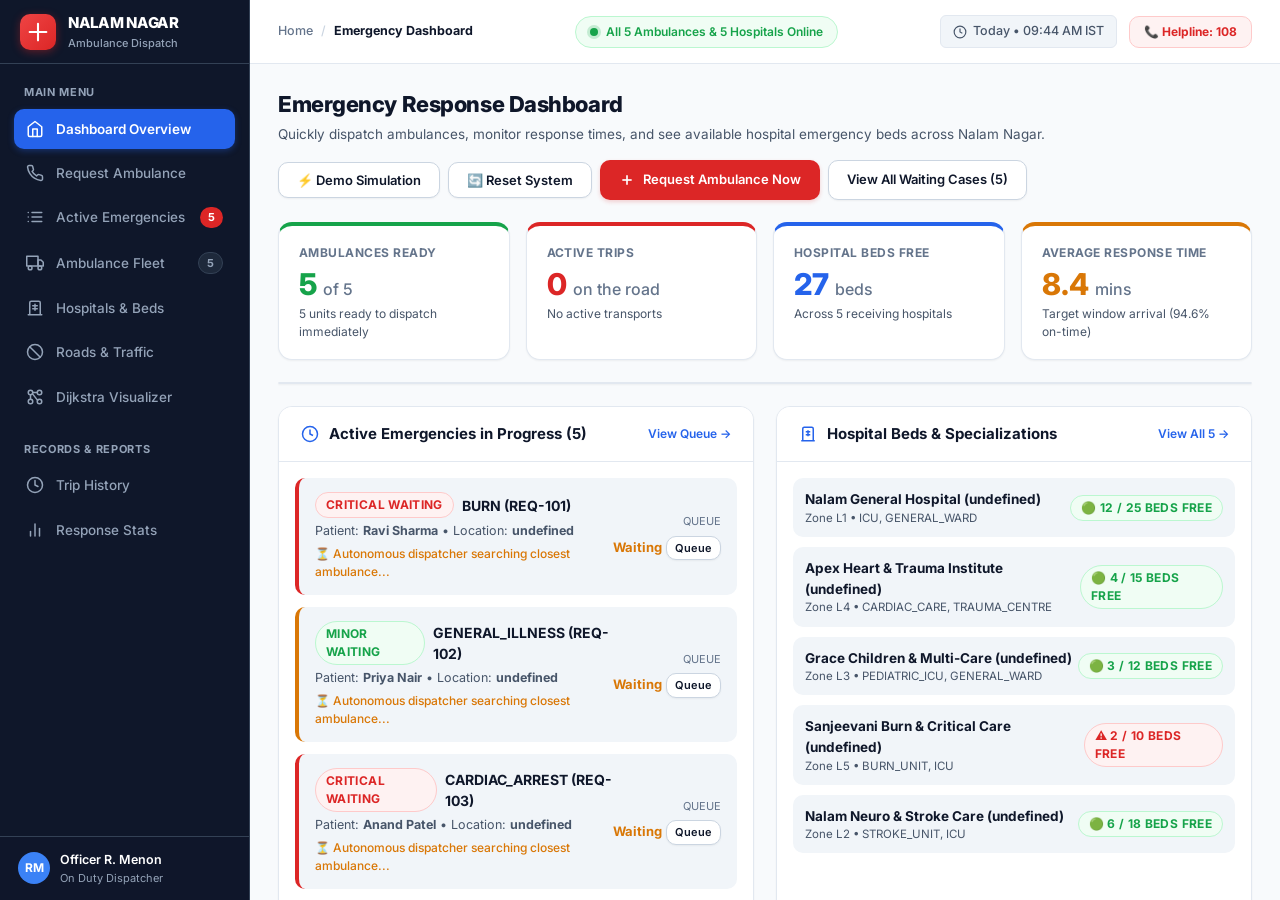
<file: index.html>
<!DOCTYPE html>
<html lang="en">
<head>
  <meta charset="UTF-8">
  <meta http-equiv="refresh" content="0; url=frontend/index.html">
  <meta name="viewport" content="width=device-width, initial-scale=1.0">
  <title>Nalam Nagar Emergency Dispatch System</title>
  <script>
    window.location.replace("frontend/index.html");
  </script>
</head>
<body style="font-family: system-ui, sans-serif; display: flex; align-items: center; justify-content: center; height: 100vh; margin: 0; background: #0f172a; color: #f8fafc;">
  <div style="text-align: center;">
    <h2>Redirecting to Nalam Nagar Emergency Dispatch...</h2>
    <p>If you are not redirected automatically, <a href="frontend/index.html" style="color: #38bdf8;">click here to enter</a>.</p>
  </div>
</body>
</html>
</file>
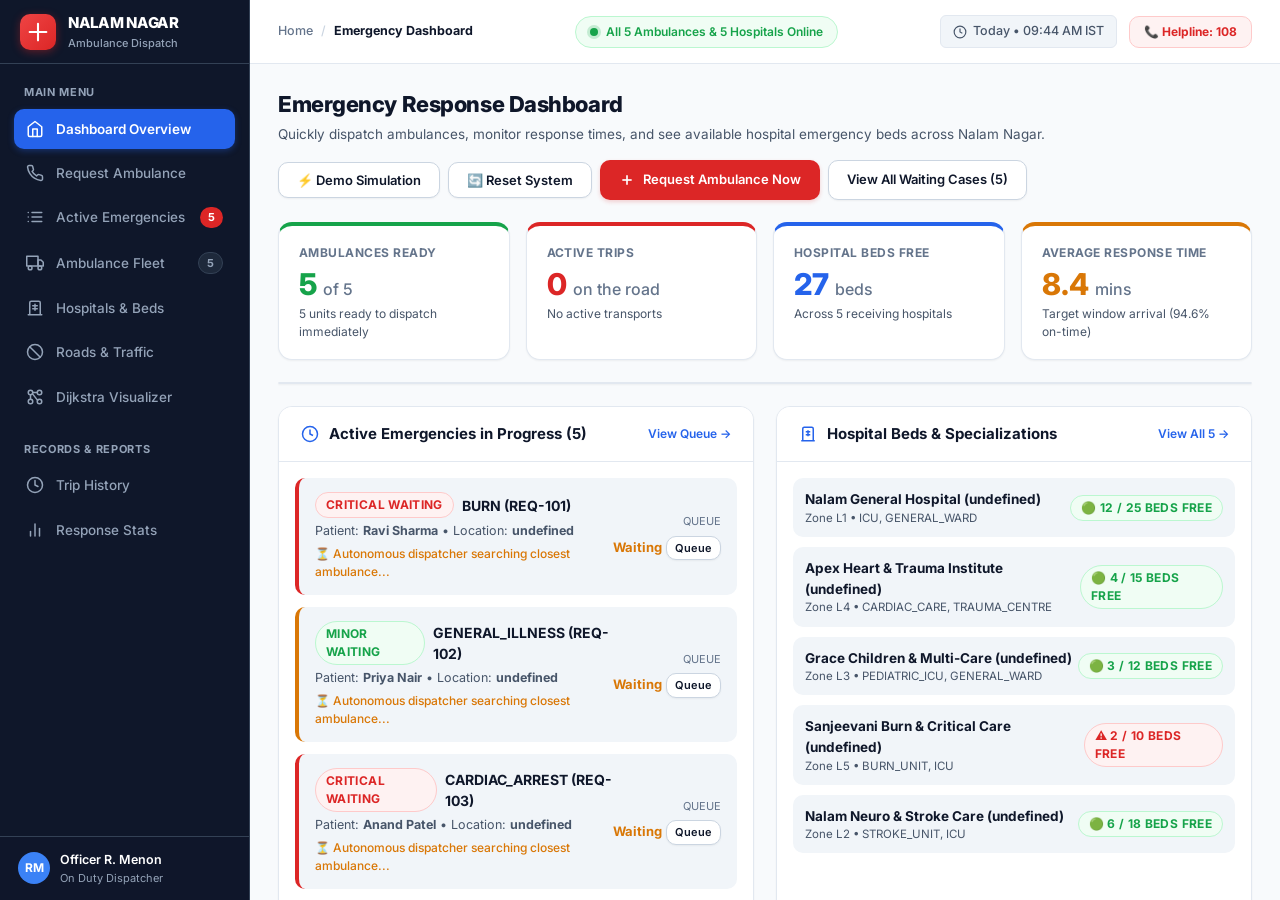
<file: frontend/index.html>
<!DOCTYPE html>
<html lang="en">
<head>
  <meta charset="UTF-8">
  <meta name="viewport" content="width=device-width, initial-scale=1.0">
  <title>Emergency Ambulance Operations | Nalam Nagar</title>
  <link rel="stylesheet" href="styles.css">
</head>
<body>

<div class="app-shell">

  <!-- Friendly Sidebar Navigation -->
  <aside class="sidebar">
    <div class="sidebar-header">
      <div class="brand-emblem">
        <svg viewBox="0 0 24 24" width="20" height="20" fill="none" stroke="currentColor" stroke-width="2.5" stroke-linecap="round" stroke-linejoin="round">
          <path d="M12 2v20M2 12h20"/>
        </svg>
      </div>
      <div class="brand-titles">
        <span class="brand-name">NALAM NAGAR</span>
        <span class="brand-sector">Ambulance Dispatch</span>
      </div>
    </div>

    <div class="sidebar-nav">
      <div>
        <p class="nav-label">Main Menu</p>
        <ul class="nav-list">
          <li>
            <a href="index.html" class="nav-link active">
              <svg viewBox="0 0 24 24" fill="none" stroke="currentColor" stroke-linecap="round" stroke-linejoin="round">
                <path d="M3 9l9-7 9 7v11a2 2 0 0 1-2 2H5a2 2 0 0 1-2-2z"/><polyline points="9 22 9 12 15 12 15 22"/>
              </svg>
              <span>Dashboard Overview</span>
            </a>
          </li>
          <li>
            <a href="intake.html" class="nav-link">
              <svg viewBox="0 0 24 24" fill="none" stroke="currentColor" stroke-linecap="round" stroke-linejoin="round">
                <path d="M22 16.92v3a2 2 0 0 1-2.18 2 19.79 19.79 0 0 1-8.63-3.07 19.5 19.5 0 0 1-6-6 19.79 19.79 0 0 1-3.07-8.67A2 2 0 0 1 4.11 2h3a2 2 0 0 1 2 1.72 12.84 12.84 0 0 0 .7 2.81 2 2 0 0 1-.45 2.11L8.09 9.91a16 16 0 0 0 6 6l1.27-1.27a2 2 0 0 1 2.11-.45 12.84 12.84 0 0 0 2.81.7A2 2 0 0 1 22 16.92z"/>
              </svg>
              <span>Request Ambulance</span>
            </a>
          </li>
          <li>
            <a href="queue.html" class="nav-link">
              <svg viewBox="0 0 24 24" fill="none" stroke="currentColor" stroke-linecap="round" stroke-linejoin="round">
                <line x1="8" y1="6" x2="21" y2="6"/><line x1="8" y1="12" x2="21" y2="12"/><line x1="8" y1="18" x2="21" y2="18"/><line x1="3" y1="6" x2="3.01" y2="6"/><line x1="3" y1="12" x2="3.01" y2="12"/><line x1="3" y1="18" x2="3.01" y2="18"/>
              </svg>
              <span>Active Emergencies</span>
              <span class="nav-badge critical">14</span>
            </a>
          </li>
          <li>
            <a href="fleet.html" class="nav-link">
              <svg viewBox="0 0 24 24" fill="none" stroke="currentColor" stroke-linecap="round" stroke-linejoin="round">
                <rect x="1" y="3" width="15" height="13"/><polygon points="16 8 20 8 23 11 23 16 16 16 16 8"/><circle cx="5.5" cy="18.5" r="2.5"/><circle cx="18.5" cy="18.5" r="2.5"/>
              </svg>
              <span>Ambulance Fleet</span>
              <span class="nav-badge neutral">5</span>
            </a>
          </li>
          <li>
            <a href="hospitals.html" class="nav-link">
              <svg viewBox="0 0 24 24" fill="none" stroke="currentColor" stroke-linecap="round" stroke-linejoin="round">
                <path d="M3 21h18M5 21V5a2 2 0 0 1 2-2h10a2 2 0 0 1 2 2v16M9 9h6M9 13h6M12 7v8"/>
              </svg>
              <span>Hospitals & Beds</span>
            </a>
          </li>
          <li>
            <a href="traffic.html" class="nav-link">
              <svg viewBox="0 0 24 24" fill="none" stroke="currentColor" stroke-linecap="round" stroke-linejoin="round">
                <circle cx="12" cy="12" r="10"/><line x1="4.93" y1="4.93" x2="19.07" y2="19.07"/>
              </svg>
              <span>Roads & Traffic</span>
            </a>
          </li>
          <li>
            <a href="dijkstra.html" class="nav-link">
              <svg viewBox="0 0 24 24" fill="none" stroke="currentColor" stroke-width="2" stroke-linecap="round" stroke-linejoin="round">
                <circle cx="6" cy="6" r="3"/><circle cx="18" cy="18" r="3"/><circle cx="18" cy="6" r="3"/><circle cx="6" cy="18" r="3"/>
                <line x1="8.5" y1="7.5" x2="15.5" y2="16.5"/><line x1="9" y1="6" x2="15" y2="6"/><line x1="6" y1="9" x2="6" y2="15"/>
              </svg>
              <span>Dijkstra Visualizer</span>
            </a>
          </li>
        </ul>
      </div>

      <div>
        <p class="nav-label">Records & Reports</p>
        <ul class="nav-list">
          <li>
            <a href="history.html" class="nav-link">
              <svg viewBox="0 0 24 24" fill="none" stroke="currentColor" stroke-linecap="round" stroke-linejoin="round">
                <circle cx="12" cy="12" r="10"/><polyline points="12 6 12 12 16 14"/>
              </svg>
              <span>Trip History</span>
            </a>
          </li>
          <li>
            <a href="analytics.html" class="nav-link">
              <svg viewBox="0 0 24 24" fill="none" stroke="currentColor" stroke-linecap="round" stroke-linejoin="round">
                <line x1="18" y1="20" x2="18" y2="10"/><line x1="12" y1="20" x2="12" y2="4"/><line x1="6" y1="20" x2="6" y2="14"/>
              </svg>
              <span>Response Stats</span>
            </a>
          </li>
        </ul>
      </div>
    </div>

    <div class="sidebar-footer">
      <div class="operator-badge">RM</div>
      <div class="operator-meta">
        <span class="operator-name">Officer R. Menon</span>
        <span class="operator-role">On Duty Dispatcher</span>
      </div>
    </div>
  </aside>

  <!-- Main Content Viewport -->
  <div class="main-wrapper">

    <!-- Top Navigation Header -->
    <header class="top-header">
      <div class="header-left">
        <nav class="breadcrumb-trail" aria-label="Breadcrumb">
          <span>Home</span>
          <span class="sep">/</span>
          <span class="current">Emergency Dashboard</span>
        </nav>
      </div>

      <div class="header-center">
        <div class="tactical-status-indicator">
          <span class="pulse-dot"></span>
          <span>All 5 Ambulances & 5 Hospitals Online</span>
        </div>
      </div>

      <div class="header-right">
        <div class="timestamp-clock">
          <svg viewBox="0 0 24 24" width="14" height="14" fill="none" stroke="currentColor" stroke-width="2"><circle cx="12" cy="12" r="10"/><polyline points="12 6 12 12 16 14"/></svg>
          <span>Today &bull; 09:44 AM IST</span>
        </div>
        <a href="tel:108" class="btn-action" style="background-color: var(--accent-red-bg); color: var(--accent-red); border: 1px solid var(--accent-red-border); padding: 6px 14px; font-size: 12px; font-weight: 700; text-decoration: none;">
          📞 Helpline: 108
        </a>
      </div>
    </header>

    <!-- Scrollable Workspace -->
    <main class="viewport-content">

      <!-- Friendly Welcome & Action Bar -->
      <div class="control-bar">
        <div class="control-bar-titles">
          <h1>Emergency Response Dashboard</h1>
          <p>Quickly dispatch ambulances, monitor response times, and see available hospital emergency beds across Nalam Nagar.</p>
        </div>
        <div class="control-bar-actions" style="display: flex; gap: 8px;">
          <button id="btn-toggle-demo" class="btn-action btn-action-secondary" onclick="toggleDemoSimulation()" style="cursor: pointer;" title="Toggle automated random emergency call generator">
            <span>⚡ Demo Simulation</span>
          </button>
          <button id="btn-reset-sys" class="btn-action btn-action-secondary" onclick="resetSystem()" style="cursor: pointer;" title="Reset system back to 100% baseline">
            <span>🔄 Reset System</span>
          </button>
          <a href="intake.html" class="btn-action btn-action-primary">
            <svg viewBox="0 0 24 24" width="16" height="16" fill="none" stroke="currentColor" stroke-width="2.5"><line x1="12" y1="5" x2="12" y2="19"/><line x1="5" y1="12" x2="19" y2="12"/></svg>
            <span>Request Ambulance Now</span>
          </a>
          <a href="queue.html" id="overview-waiting-cases-btn" class="btn-action btn-action-secondary">
            <span>View All Waiting Cases (0)</span>
          </a>
        </div>
      </div>

      <!-- 4 Simple, Clear KPI Cards -->
      <section class="tactical-kpi-strip">
        <article class="kpi-metric-box available">
          <span class="kpi-tag">Ambulances Ready</span>
          <span class="kpi-num" id="overview-kpi-amb">5 <span style="font-size: 16px; font-weight: 500; color: var(--text-muted);">of 5</span></span>
          <span class="kpi-note" id="overview-kpi-amb-note">Ready to dispatch immediately</span>
        </article>

        <article class="kpi-metric-box critical">
          <span class="kpi-tag">Active Trips</span>
          <span class="kpi-num" id="overview-kpi-trips">0 <span style="font-size: 16px; font-weight: 500; color: var(--text-muted);">on the road</span></span>
          <span class="kpi-note" id="overview-kpi-trips-note">No active transports</span>
        </article>

        <article class="kpi-metric-box cyan">
          <span class="kpi-tag">Hospital Beds Free</span>
          <span class="kpi-num" id="overview-kpi-beds">80 <span style="font-size: 16px; font-weight: 500; color: var(--text-muted);">beds</span></span>
          <span class="kpi-note" id="overview-kpi-beds-note">Across 5 receiving hospitals</span>
        </article>

        <article class="kpi-metric-box amber">
          <span class="kpi-tag">Average Response Time</span>
          <span class="kpi-num" id="overview-kpi-avg">0.0 <span style="font-size: 16px; font-weight: 500; color: var(--text-muted);">mins</span></span>
          <span class="kpi-note" id="overview-kpi-avg-note">From call intake to arrival</span>
        </article>
      </section>

      <!-- Live Town Map Section -->
      <section class="panel-card">
        <div class="panel-header">
          <div class="panel-title">
            <svg viewBox="0 0 24 24" fill="none" stroke="currentColor" stroke-width="2">
              <polygon points="1 6 1 22 8 18 16 22 23 18 23 2 16 6 8 2 1 6"/>
              <line x1="8" y1="2" x2="8" y2="18"/>
              <line x1="16" y1="6" x2="16" y2="22"/>
            </svg>
            <h2>Live Town Operations Map</h2>
          </div>
          <span class="panel-tag available">All 12 Town Zones Connected</span>
        </div>

        <div style="padding: 16px; background-color: #0f172a; border-radius: 0 0 var(--r-lg) var(--r-lg);">
          
          <!-- Map Legend Bar -->
          <div style="display: flex; justify-content: space-between; align-items: center; margin-bottom: 12px; padding: 8px 14px; background: rgba(30, 41, 59, 0.7); border-radius: 8px; font-size: 12px; color: #cbd5e1; flex-wrap: wrap; gap: 10px;">
            <div style="display: flex; gap: 18px; align-items: center; flex-wrap: wrap;">
              <span style="display: flex; align-items: center; gap: 6px;">
                <span style="width: 10px; height: 10px; border-radius: 50%; background: #22c55e;"></span>
                Ambulance Fleet (5 Units)
              </span>
              <span style="display: flex; align-items: center; gap: 6px;">
                <span style="width: 10px; height: 10px; border-radius: 50%; background: #38bdf8;"></span>
                Active Transports
              </span>
              <span style="display: flex; align-items: center; gap: 6px;">
                <span style="width: 10px; height: 10px; border-radius: 2px; background: #3b82f6;"></span>
                Receiving Hospitals (H1 - H5)
              </span>
              <span style="display: flex; align-items: center; gap: 6px;">
                <span style="width: 10px; height: 10px; border-radius: 50%; background: #ef4444;"></span>
                Emergency Incidents
              </span>
            </div>
            <div id="map-traffic-alert" style="color: #cbd5e1; font-size: 11px;">
              🟢 All 12 Town Zones Connected &bull; Real-time traffic synced
            </div>
          </div>

          <!-- SVG Visual Map -->
          <div style="width: 100%; height: 380px; position: relative;">
            <svg viewBox="0 0 940 380" width="100%" height="100%" style="background-color: #090d16; border-radius: 8px;">
              <!-- Road Connections -->
              <g stroke="#334155" stroke-width="2.5" opacity="0.6">
                <!-- RD-01 to RD-15 -->
                <line x1="280" y1="110" x2="470" y2="90"/> <!-- L1 - L2 -->
                <line x1="280" y1="110" x2="220" y2="210"/> <!-- L1 - L3 -->
                <line x1="470" y1="90" x2="660" y2="100"/> <!-- L2 - L4 -->
                <line x1="220" y1="210" x2="380" y2="280"/> <!-- L3 - L5 -->
                <line x1="660" y1="100" x2="740" y2="210"/> <!-- L4 - L6 -->
                <line x1="380" y1="280" x2="570" y2="270"/> <!-- L5 - L6 -->
                <line x1="470" y1="90" x2="480" y2="180"/> <!-- L2 - L8 -->
                <line x1="220" y1="210" x2="130" y2="300"/> <!-- L3 - L9 -->
                <line x1="380" y1="280" x2="390" y2="350"/> <!-- L5 - L11 -->
                <line x1="660" y1="100" x2="840" y2="140"/> <!-- L4 - L7 -->
                <line x1="570" y1="270" x2="700" y2="330"/> <!-- L6 - L10 -->
                <line x1="840" y1="140" x2="700" y2="330"/> <!-- L7 - L10 -->
                <line x1="480" y1="180" x2="520" y2="40"/>  <!-- L8 - L12 -->
                <line x1="130" y1="300" x2="390" y2="350"/> <!-- L9 - L11 -->
                <line x1="700" y1="330" x2="390" y2="350"/> <!-- L10 - L11 -->
              </g>

              <!-- Dynamic Ambulance Route (Shown when active) -->
              <g id="map-active-route" stroke="#38bdf8" stroke-width="4" stroke-linecap="round" stroke-dasharray="8 4" style="display: none;">
                <line x1="570" y1="270" x2="380" y2="280"/>
                <line x1="380" y1="280" x2="220" y2="210"/>
              </g>

              <!-- Closed Road (RD-16: L1 to L12) -->
              <line x1="280" y1="110" x2="520" y2="40" stroke="#ef4444" stroke-width="3" stroke-dasharray="4 6" opacity="0.8"/>

              <!-- Town Zones (L1 to L12) -->
              <!-- L1 Central Hospital Junction -->
              <g id="map-node-L1" transform="translate(280, 110)">
                <circle r="22" fill="#1e293b" stroke="#3b82f6" stroke-width="3"/>
                <text text-anchor="middle" dy="4" fill="#ffffff" font-size="11" font-weight="700">L1</text>
                <text text-anchor="middle" dy="32" fill="#94a3b8" font-size="10" font-weight="600">Central Hosp &bull; H1</text>
              </g>

              <!-- L2 Market Circle -->
              <g id="map-node-L2" transform="translate(470, 90)">
                <circle r="18" fill="#1e293b" stroke="#64748b" stroke-width="2"/>
                <text text-anchor="middle" dy="4" fill="#ffffff" font-size="11" font-weight="700">L2</text>
                <text text-anchor="middle" dy="28" fill="#94a3b8" font-size="10">Market Circle &bull; H5</text>
              </g>

              <!-- L3 Residential Colony A -->
              <g id="map-node-L3" transform="translate(220, 210)">
                <circle r="18" fill="#1e293b" stroke="#64748b" stroke-width="2"/>
                <text text-anchor="middle" dy="4" fill="#ffffff" font-size="11" font-weight="700">L3</text>
                <text text-anchor="middle" dy="28" fill="#94a3b8" font-size="10">Residential Colony A</text>
              </g>

              <!-- L4 Industrial Area -->
              <g id="map-node-L4" transform="translate(660, 100)">
                <circle r="18" fill="#1e293b" stroke="#3b82f6" stroke-width="2"/>
                <text text-anchor="middle" dy="4" fill="#ffffff" font-size="11" font-weight="700">L4</text>
                <text text-anchor="middle" dy="28" fill="#94a3b8" font-size="10">Industrial Hub &bull; H2</text>
              </g>

              <!-- L5 College Road -->
              <g id="map-node-L5" transform="translate(380, 280)">
                <circle r="18" fill="#1e293b" stroke="#3b82f6" stroke-width="2"/>
                <text text-anchor="middle" dy="4" fill="#ffffff" font-size="11" font-weight="700">L5</text>
                <text text-anchor="middle" dy="28" fill="#94a3b8" font-size="10">College Rd &bull; H4</text>
              </g>

              <!-- L6 Town Bus Terminal -->
              <g id="map-node-L6" transform="translate(570, 270)">
                <circle r="18" fill="#1e293b" stroke="#64748b" stroke-width="2"/>
                <text text-anchor="middle" dy="4" fill="#ffffff" font-size="11" font-weight="700">L6</text>
                <text text-anchor="middle" dy="28" fill="#94a3b8" font-size="10">Bus Terminal</text>
              </g>

              <!-- L7 Greenfield Suburb -->
              <g id="map-node-L7" transform="translate(840, 140)">
                <circle r="16" fill="#1e293b" stroke="#475569" stroke-width="2"/>
                <text text-anchor="middle" dy="4" fill="#ffffff" font-size="10">L7</text>
                <text text-anchor="middle" dy="26" fill="#94a3b8" font-size="10">Greenfield</text>
              </g>

              <!-- L8 Tech Park -->
              <g id="map-node-L8" transform="translate(480, 180)">
                <circle r="16" fill="#1e293b" stroke="#475569" stroke-width="2"/>
                <text text-anchor="middle" dy="4" fill="#ffffff" font-size="10">L8</text>
                <text text-anchor="middle" dy="26" fill="#94a3b8" font-size="10">Tech Park</text>
              </g>

              <!-- L9 Old City Bazaar -->
              <g id="map-node-L9" transform="translate(130, 300)">
                <circle r="16" fill="#1e293b" stroke="#475569" stroke-width="2"/>
                <text text-anchor="middle" dy="4" fill="#ffffff" font-size="10">L9</text>
                <text text-anchor="middle" dy="26" fill="#94a3b8" font-size="10">Old City Bazaar</text>
              </g>

              <!-- L10 Highway Bypass -->
              <g id="map-node-L10" transform="translate(700, 330)">
                <circle r="16" fill="#1e293b" stroke="#475569" stroke-width="2"/>
                <text text-anchor="middle" dy="4" fill="#ffffff" font-size="10">L10</text>
                <text text-anchor="middle" dy="26" fill="#94a3b8" font-size="10">Highway Bypass</text>
              </g>

              <!-- L11 Riverside Gardens -->
              <g id="map-node-L11" transform="translate(390, 350)">
                <circle r="16" fill="#1e293b" stroke="#475569" stroke-width="2"/>
                <text text-anchor="middle" dy="4" fill="#ffffff" font-size="10">L11</text>
                <text text-anchor="middle" dy="26" fill="#94a3b8" font-size="10">Riverside</text>
              </g>

              <!-- L12 North Gate -->
              <g id="map-node-L12" transform="translate(520, 40)">
                <circle r="16" fill="#1e293b" stroke="#475569" stroke-width="2"/>
                <text text-anchor="middle" dy="4" fill="#ffffff" font-size="10">L12</text>
                <text text-anchor="middle" dy="26" fill="#94a3b8" font-size="10">North Gate</text>
              </g>

              <!-- Moving Ambulance Callout -->
              <g id="overview-map-ambulance-callout" transform="translate(420, 240)" style="display: none;">
                <rect x="-10" y="-12" width="160" height="24" rx="4" fill="#1e293b" stroke="#38bdf8" stroke-width="1.5"/>
                <text id="overview-map-ambulance-text" x="70" y="4" text-anchor="middle" fill="#38bdf8" font-size="10" font-weight="700">🚑 AMB En Route</text>
              </g>
            </svg>
          </div>

        </div>
      </section>

      <!-- 2-Column Overview: Active Emergencies & Hospital Status -->
      <div style="display: grid; grid-template-columns: repeat(auto-fit, minmax(440px, 1fr)); gap: 22px; margin-bottom: 24px;">

        <!-- Left: Active Emergencies in Progress -->
        <section class="panel-card" style="margin-bottom: 0;">
          <div class="panel-header">
            <div class="panel-title">
              <svg viewBox="0 0 24 24" width="18" height="18" fill="none" stroke="currentColor" stroke-width="2">
                <circle cx="12" cy="12" r="10"/><polyline points="12 6 12 12 16 14"/>
              </svg>
              <h2 id="overview-emergencies-title">Active Emergencies in Progress (0)</h2>
            </div>
            <a href="queue.html" style="font-size: 12px; color: var(--accent-blue); font-weight: 600; text-decoration: none;">View Queue &rarr;</a>
          </div>

          <div id="overview-emergencies-container" style="padding: 16px; display: flex; flex-direction: column; gap: 12px;">
            <div style="text-align: center; padding: 28px 16px; color: var(--text-muted);">
              <div style="font-size: 28px; margin-bottom: 6px;">🛡️</div>
              <strong style="color: var(--text-main); font-size: 14px;">No Active Emergencies in Progress</strong>
              <p style="font-size: 12.5px; color: var(--text-secondary); margin-top: 4px; margin-bottom: 12px;">All 5 ambulances are standing by at base stations.</p>
              <a href="intake.html" class="btn-action btn-action-primary" style="font-size: 12px; padding: 5px 12px; display: inline-block;">+ Intake New Emergency Call</a>
            </div>
          </div>
        </section>

        <!-- Right: Hospital Bed Availability -->
        <section class="panel-card" style="margin-bottom: 0;">
          <div class="panel-header">
            <div class="panel-title">
              <svg viewBox="0 0 24 24" width="18" height="18" fill="none" stroke="currentColor" stroke-width="2">
                <path d="M3 21h18M5 21V5a2 2 0 0 1 2-2h10a2 2 0 0 1 2 2v16M9 9h6M9 13h6M12 7v8"/>
              </svg>
              <h2>Hospital Beds & Specializations</h2>
            </div>
            <a href="hospitals.html" style="font-size: 12px; color: var(--accent-blue); font-weight: 600; text-decoration: none;">View All 5 &rarr;</a>
          </div>

          <div id="overview-hospitals-container" style="padding: 16px; display: flex; flex-direction: column; gap: 10px;">
            <!-- Dynamically populated from /api/hospitals -->
          </div>
        </section>

      </div>

    </main>
  </div>

</div>

<script src="app.js"></script>
</body>
</html>
</file>
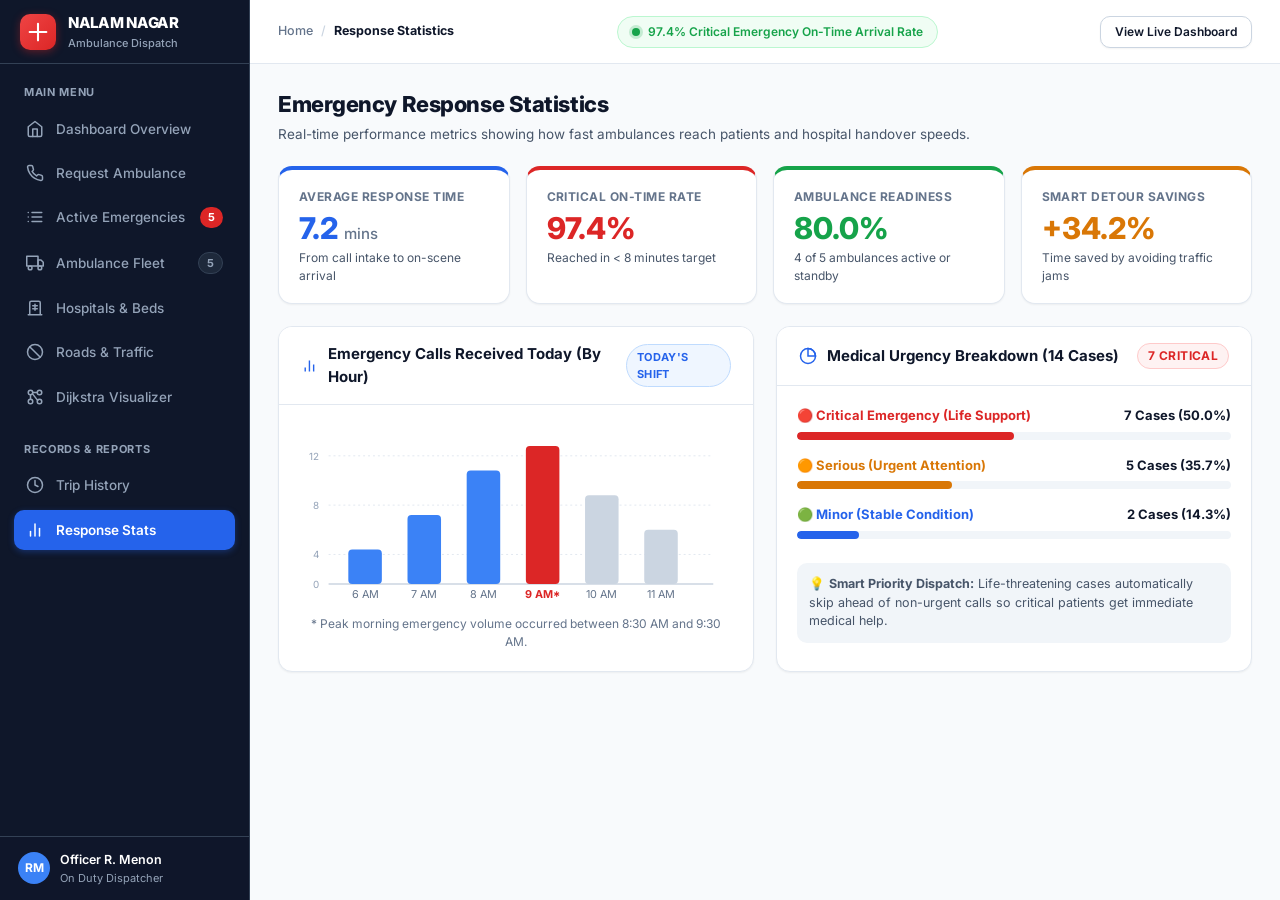
<file: analytics.html>
<!DOCTYPE html>
<html lang="en">
<head>
  <meta charset="UTF-8">
  <meta name="viewport" content="width=device-width, initial-scale=1.0">
  <title>Response Statistics & Performance | Nalam Nagar</title>
  <link rel="stylesheet" href="styles.css">
</head>
<body>

<div class="app-shell">

  <!-- Friendly Sidebar Navigation -->
  <aside class="sidebar">
    <div class="sidebar-header">
      <div class="brand-emblem">
        <svg viewBox="0 0 24 24" width="20" height="20" fill="none" stroke="currentColor" stroke-width="2.5" stroke-linecap="round" stroke-linejoin="round">
          <path d="M12 2v20M2 12h20"/>
        </svg>
      </div>
      <div class="brand-titles">
        <span class="brand-name">NALAM NAGAR</span>
        <span class="brand-sector">Ambulance Dispatch</span>
      </div>
    </div>

    <div class="sidebar-nav">
      <div>
        <p class="nav-label">Main Menu</p>
        <ul class="nav-list">
          <li>
            <a href="index.html" class="nav-link">
              <svg viewBox="0 0 24 24" fill="none" stroke="currentColor" stroke-linecap="round" stroke-linejoin="round">
                <path d="M3 9l9-7 9 7v11a2 2 0 0 1-2 2H5a2 2 0 0 1-2-2z"/><polyline points="9 22 9 12 15 12 15 22"/>
              </svg>
              <span>Dashboard Overview</span>
            </a>
          </li>
          <li>
            <a href="intake.html" class="nav-link">
              <svg viewBox="0 0 24 24" fill="none" stroke="currentColor" stroke-linecap="round" stroke-linejoin="round">
                <path d="M22 16.92v3a2 2 0 0 1-2.18 2 19.79 19.79 0 0 1-8.63-3.07 19.5 19.5 0 0 1-6-6 19.79 19.79 0 0 1-3.07-8.67A2 2 0 0 1 4.11 2h3a2 2 0 0 1 2 1.72 12.84 12.84 0 0 0 .7 2.81 2 2 0 0 1-.45 2.11L8.09 9.91a16 16 0 0 0 6 6l1.27-1.27a2 2 0 0 1 2.11-.45 12.84 12.84 0 0 0 2.81.7A2 2 0 0 1 22 16.92z"/>
              </svg>
              <span>Request Ambulance</span>
            </a>
          </li>
          <li>
            <a href="queue.html" class="nav-link">
              <svg viewBox="0 0 24 24" fill="none" stroke="currentColor" stroke-linecap="round" stroke-linejoin="round">
                <line x1="8" y1="6" x2="21" y2="6"/><line x1="8" y1="12" x2="21" y2="12"/><line x1="8" y1="18" x2="21" y2="18"/><line x1="3" y1="6" x2="3.01" y2="6"/><line x1="3" y1="12" x2="3.01" y2="12"/><line x1="3" y1="18" x2="3.01" y2="18"/>
              </svg>
              <span>Active Emergencies</span>
              <span class="nav-badge critical">14</span>
            </a>
          </li>
          <li>
            <a href="fleet.html" class="nav-link">
              <svg viewBox="0 0 24 24" fill="none" stroke="currentColor" stroke-linecap="round" stroke-linejoin="round">
                <rect x="1" y="3" width="15" height="13"/><polygon points="16 8 20 8 23 11 23 16 16 16 8"/><circle cx="5.5" cy="18.5" r="2.5"/><circle cx="18.5" cy="18.5" r="2.5"/>
              </svg>
              <span>Ambulance Fleet</span>
              <span class="nav-badge neutral">5</span>
            </a>
          </li>
          <li>
            <a href="hospitals.html" class="nav-link">
              <svg viewBox="0 0 24 24" fill="none" stroke="currentColor" stroke-linecap="round" stroke-linejoin="round">
                <path d="M3 21h18M5 21V5a2 2 0 0 1 2-2h10a2 2 0 0 1 2 2v16M9 9h6M9 13h6M12 7v8"/>
              </svg>
              <span>Hospitals & Beds</span>
            </a>
          </li>
          <li>
            <a href="traffic.html" class="nav-link">
              <svg viewBox="0 0 24 24" fill="none" stroke="currentColor" stroke-linecap="round" stroke-linejoin="round">
                <circle cx="12" cy="12" r="10"/><line x1="4.93" y1="4.93" x2="19.07" y2="19.07"/>
              </svg>
              <span>Roads & Traffic</span>
            </a>
          </li>
          <li>
            <a href="dijkstra.html" class="nav-link">
              <svg viewBox="0 0 24 24" fill="none" stroke="currentColor" stroke-width="2" stroke-linecap="round" stroke-linejoin="round">
                <circle cx="6" cy="6" r="3"/><circle cx="18" cy="18" r="3"/><circle cx="18" cy="6" r="3"/><circle cx="6" cy="18" r="3"/>
                <line x1="8.5" y1="7.5" x2="15.5" y2="16.5"/><line x1="9" y1="6" x2="15" y2="6"/><line x1="6" y1="9" x2="6" y2="15"/>
              </svg>
              <span>Dijkstra Visualizer</span>
            </a>
          </li>
        </ul>
      </div>

      <div>
        <p class="nav-label">Records & Reports</p>
        <ul class="nav-list">
          <li>
            <a href="history.html" class="nav-link">
              <svg viewBox="0 0 24 24" fill="none" stroke="currentColor" stroke-linecap="round" stroke-linejoin="round">
                <circle cx="12" cy="12" r="10"/><polyline points="12 6 12 12 16 14"/>
              </svg>
              <span>Trip History</span>
            </a>
          </li>
          <li>
            <a href="analytics.html" class="nav-link active">
              <svg viewBox="0 0 24 24" fill="none" stroke="currentColor" stroke-linecap="round" stroke-linejoin="round">
                <line x1="18" y1="20" x2="18" y2="10"/><line x1="12" y1="20" x2="12" y2="4"/><line x1="6" y1="20" x2="6" y2="14"/>
              </svg>
              <span>Response Stats</span>
            </a>
          </li>
        </ul>
      </div>
    </div>

    <div class="sidebar-footer">
      <div class="operator-badge">RM</div>
      <div class="operator-meta">
        <span class="operator-name">Officer R. Menon</span>
        <span class="operator-role">On Duty Dispatcher</span>
      </div>
    </div>
  </aside>

  <!-- Main Viewport -->
  <div class="main-wrapper">

    <!-- Top Header -->
    <header class="top-header">
      <div class="header-left">
        <nav class="breadcrumb-trail" aria-label="Breadcrumb">
          <a href="index.html" style="color: var(--text-muted); text-decoration: none;">Home</a>
          <span class="sep">/</span>
          <span class="current">Response Statistics</span>
        </nav>
      </div>

      <div class="header-center">
        <div class="tactical-status-indicator">
          <span class="pulse-dot"></span>
          <span>97.4% Critical Emergency On-Time Arrival Rate</span>
        </div>
      </div>

      <div class="header-right">
        <a href="index.html" class="btn-action btn-action-secondary" style="padding: 6px 14px; font-size: 12px;">
          View Live Dashboard
        </a>
      </div>
    </header>

    <!-- Scrollable Content -->
    <main class="viewport-content">

      <!-- View Title -->
      <div class="control-bar">
        <div class="control-bar-titles">
          <h1>Emergency Response Statistics</h1>
          <p>Real-time performance metrics showing how fast ambulances reach patients and hospital handover speeds.</p>
        </div>
      </div>

      <!-- KPI Strip -->
      <section class="tactical-kpi-strip">
        <article class="kpi-metric-box cyan">
          <span class="kpi-tag">Average Response Time</span>
          <span class="kpi-num">7.2 <span style="font-size: 15px; color: var(--text-muted); font-weight: 500;">mins</span></span>
          <span class="kpi-note">From call intake to on-scene arrival</span>
        </article>

        <article class="kpi-metric-box critical">
          <span class="kpi-tag">Critical On-Time Rate</span>
          <span class="kpi-num">97.4%</span>
          <span class="kpi-note">Reached in &lt; 8 minutes target</span>
        </article>

        <article class="kpi-metric-box available">
          <span class="kpi-tag">Ambulance Readiness</span>
          <span class="kpi-num">80.0%</span>
          <span class="kpi-note">4 of 5 ambulances active or standby</span>
        </article>

        <article class="kpi-metric-box amber">
          <span class="kpi-tag">Smart Detour Savings</span>
          <span class="kpi-num">+34.2%</span>
          <span class="kpi-note">Time saved by avoiding traffic jams</span>
        </article>
      </section>

      <!-- 2-Column Analytics Grid -->
      <div style="display: grid; grid-template-columns: repeat(auto-fit, minmax(440px, 1fr)); gap: 22px; margin-bottom: 24px;">

        <!-- Chart 1: Hourly Calls -->
        <section class="panel-card" style="margin-bottom: 0;">
          <div class="panel-header">
            <div class="panel-title">
              <svg viewBox="0 0 24 24" width="18" height="18" fill="none" stroke="currentColor" stroke-width="2">
                <line x1="18" y1="20" x2="18" y2="10"/><line x1="12" y1="20" x2="12" y2="4"/><line x1="6" y1="20" x2="6" y2="14"/>
              </svg>
              <h2>Emergency Calls Received Today (By Hour)</h2>
            </div>
            <span class="panel-tag cyan">Today's Shift</span>
          </div>

          <div style="padding: 20px;">
            <!-- SVG Histogram -->
            <div style="width: 100%; height: 180px;">
              <svg viewBox="0 0 440 180" width="100%" height="100%">
                <line x1="30" y1="30" x2="420" y2="30" stroke="#e2e8f0" stroke-width="1" stroke-dasharray="2 3"/>
                <line x1="30" y1="80" x2="420" y2="80" stroke="#e2e8f0" stroke-width="1" stroke-dasharray="2 3"/>
                <line x1="30" y1="130" x2="420" y2="130" stroke="#e2e8f0" stroke-width="1" stroke-dasharray="2 3"/>
                <line x1="30" y1="160" x2="420" y2="160" stroke="#cbd5e1" stroke-width="1.5"/>

                <!-- Y labels -->
                <text x="20" y="34" font-size="10" fill="#94a3b8" text-anchor="end">12</text>
                <text x="20" y="84" font-size="10" fill="#94a3b8" text-anchor="end">8</text>
                <text x="20" y="134" font-size="10" fill="#94a3b8" text-anchor="end">4</text>
                <text x="20" y="164" font-size="10" fill="#94a3b8" text-anchor="end">0</text>

                <!-- Hourly Bars -->
                <!-- 06:00 (3 calls) -->
                <rect x="50" y="125" width="34" height="35" rx="4" fill="#3b82f6"/>
                <text x="67" y="174" font-size="11" fill="#64748b" text-anchor="middle">6 AM</text>

                <!-- 07:00 (6 calls) -->
                <rect x="110" y="90" width="34" height="70" rx="4" fill="#3b82f6"/>
                <text x="127" y="174" font-size="11" fill="#64748b" text-anchor="middle">7 AM</text>

                <!-- 08:00 (10 calls) -->
                <rect x="170" y="45" width="34" height="115" rx="4" fill="#3b82f6"/>
                <text x="187" y="174" font-size="11" fill="#64748b" text-anchor="middle">8 AM</text>

                <!-- 09:00 (14 calls - Peak) -->
                <rect x="230" y="20" width="34" height="140" rx="4" fill="#dc2626"/>
                <text x="247" y="174" font-size="11" fill="#dc2626" font-weight="700" text-anchor="middle">9 AM*</text>

                <!-- 10:00 (8 calls projected) -->
                <rect x="290" y="70" width="34" height="90" rx="4" fill="#cbd5e1"/>
                <text x="307" y="174" font-size="11" fill="#64748b" text-anchor="middle">10 AM</text>

                <!-- 11:00 (5 calls projected) -->
                <rect x="350" y="105" width="34" height="55" rx="4" fill="#cbd5e1"/>
                <text x="367" y="174" font-size="11" fill="#64748b" text-anchor="middle">11 AM</text>
              </svg>
            </div>
            <p style="font-size: 12px; color: var(--text-muted); text-align: center; margin-top: 10px;">
              * Peak morning emergency volume occurred between 8:30 AM and 9:30 AM.
            </p>
          </div>
        </section>

        <!-- Chart 2: Urgency Distribution -->
        <section class="panel-card" style="margin-bottom: 0;">
          <div class="panel-header">
            <div class="panel-title">
              <svg viewBox="0 0 24 24" width="18" height="18" fill="none" stroke="currentColor" stroke-width="2">
                <circle cx="12" cy="12" r="10"/><path d="M12 2a10 10 0 0 1 10 10h-10z"/>
              </svg>
              <h2>Medical Urgency Breakdown (14 Cases)</h2>
            </div>
            <span class="badge badge-critical">7 Critical</span>
          </div>

          <div style="padding: 20px; display: flex; flex-direction: column; gap: 16px;">
            <div>
              <div style="display: flex; justify-content: space-between; font-size: 13px; margin-bottom: 5px;">
                <span style="font-weight: 700; color: var(--accent-red);">🔴 Critical Emergency (Life Support)</span>
                <strong>7 Cases (50.0%)</strong>
              </div>
              <div class="bed-meter">
                <div class="bed-meter-fill" style="width: 50%; background: var(--accent-red);"></div>
              </div>
            </div>

            <div>
              <div style="display: flex; justify-content: space-between; font-size: 13px; margin-bottom: 5px;">
                <span style="font-weight: 700; color: var(--accent-amber);">🟠 Serious (Urgent Attention)</span>
                <strong>5 Cases (35.7%)</strong>
              </div>
              <div class="bed-meter">
                <div class="bed-meter-fill" style="width: 35.7%; background: var(--accent-amber);"></div>
              </div>
            </div>

            <div>
              <div style="display: flex; justify-content: space-between; font-size: 13px; margin-bottom: 5px;">
                <span style="font-weight: 700; color: var(--accent-blue);">🟢 Minor (Stable Condition)</span>
                <strong>2 Cases (14.3%)</strong>
              </div>
              <div class="bed-meter">
                <div class="bed-meter-fill" style="width: 14.3%; background: var(--accent-blue);"></div>
              </div>
            </div>

            <div style="padding: 12px; background-color: var(--bg-surface-alt); border-radius: var(--r-md); font-size: 12.5px; color: var(--text-secondary); line-height: 1.5; margin-top: 8px;">
              💡 <strong>Smart Priority Dispatch:</strong> Life-threatening cases automatically skip ahead of non-urgent calls so critical patients get immediate medical help.
            </div>
          </div>
        </section>

      </div>

    </main>
  </div>

</div>

<script src="app.js"></script>
</body>
</html>
</file>
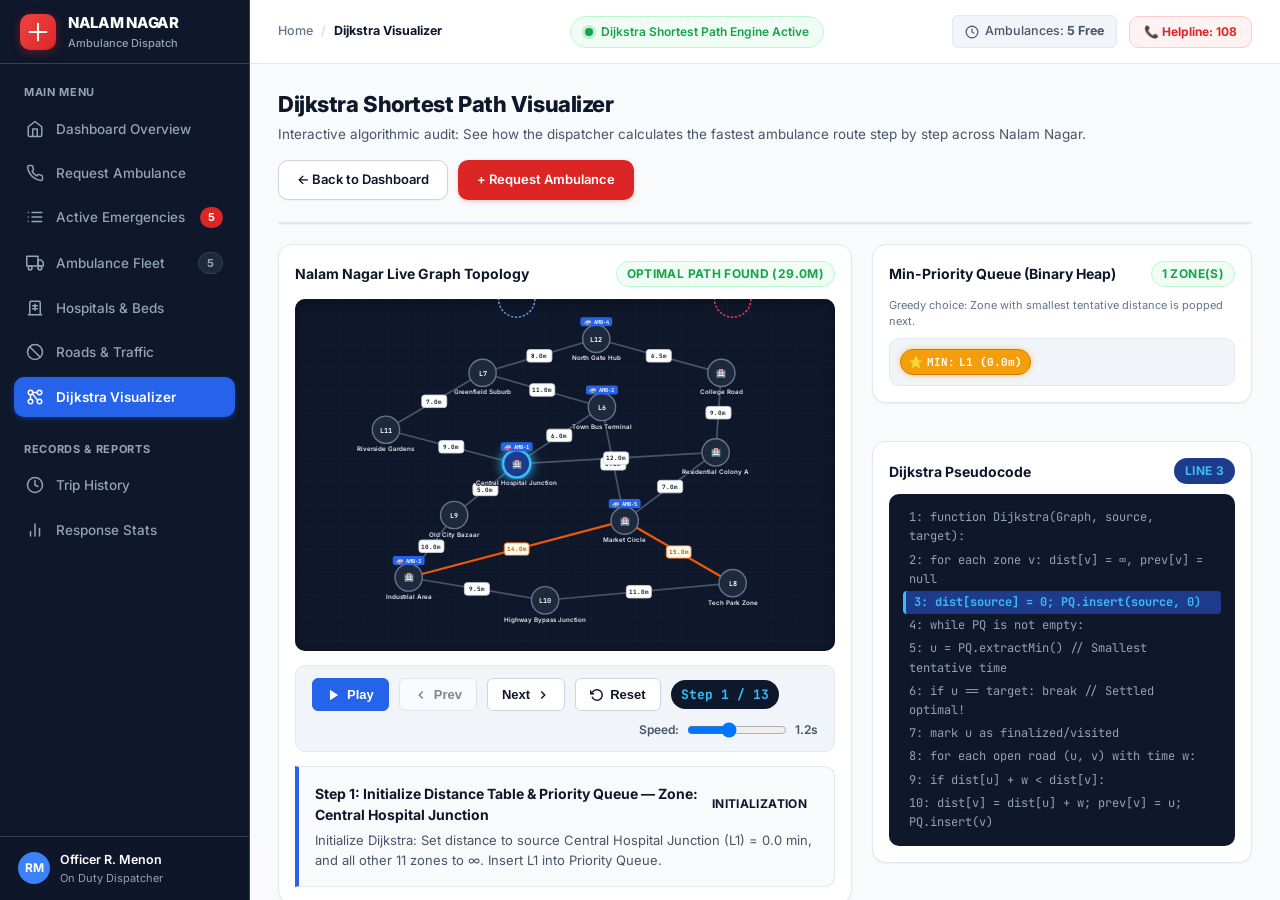
<file: dijkstra.html>
<!DOCTYPE html>
<html lang="en">
<head>
  <meta charset="UTF-8">
  <meta name="viewport" content="width=device-width, initial-scale=1.0">
  <title>Dijkstra Shortest Path Visualizer | Nalam Nagar</title>
  <link rel="stylesheet" href="styles.css">
</head>
<body>

<div class="app-shell">

  <!-- Friendly Sidebar Navigation -->
  <aside class="sidebar">
    <div class="sidebar-header">
      <div class="brand-emblem">
        <svg viewBox="0 0 24 24" width="20" height="20" fill="none" stroke="currentColor" stroke-width="2.5" stroke-linecap="round" stroke-linejoin="round">
          <path d="M12 2v20M2 12h20"/>
        </svg>
      </div>
      <div class="brand-titles">
        <span class="brand-name">NALAM NAGAR</span>
        <span class="brand-sector">Ambulance Dispatch</span>
      </div>
    </div>

    <div class="sidebar-nav">
      <div>
        <p class="nav-label">Main Menu</p>
        <ul class="nav-list">
          <li>
            <a href="index.html" class="nav-link">
              <svg viewBox="0 0 24 24" fill="none" stroke="currentColor" stroke-linecap="round" stroke-linejoin="round">
                <path d="M3 9l9-7 9 7v11a2 2 0 0 1-2 2H5a2 2 0 0 1-2-2z"/><polyline points="9 22 9 12 15 12 15 22"/>
              </svg>
              <span>Dashboard Overview</span>
            </a>
          </li>
          <li>
            <a href="intake.html" class="nav-link">
              <svg viewBox="0 0 24 24" fill="none" stroke="currentColor" stroke-linecap="round" stroke-linejoin="round">
                <path d="M22 16.92v3a2 2 0 0 1-2.18 2 19.79 19.79 0 0 1-8.63-3.07 19.5 19.5 0 0 1-6-6 19.79 19.79 0 0 1-3.07-8.67A2 2 0 0 1 4.11 2h3a2 2 0 0 1 2 1.72 12.84 12.84 0 0 0 .7 2.81 2 2 0 0 1-.45 2.11L8.09 9.91a16 16 0 0 0 6 6l1.27-1.27a2 2 0 0 1 2.11-.45 12.84 12.84 0 0 0 2.81.7A2 2 0 0 1 22 16.92z"/>
              </svg>
              <span>Request Ambulance</span>
            </a>
          </li>
          <li>
            <a href="queue.html" class="nav-link">
              <svg viewBox="0 0 24 24" fill="none" stroke="currentColor" stroke-linecap="round" stroke-linejoin="round">
                <line x1="8" y1="6" x2="21" y2="6"/><line x1="8" y1="12" x2="21" y2="12"/><line x1="8" y1="18" x2="21" y2="18"/><line x1="3" y1="6" x2="3.01" y2="6"/><line x1="3" y1="12" x2="3.01" y2="12"/><line x1="3" y1="18" x2="3.01" y2="18"/>
              </svg>
              <span>Active Emergencies</span>
              <span class="nav-badge critical" id="nav-badge-emergencies">0</span>
            </a>
          </li>
          <li>
            <a href="fleet.html" class="nav-link">
              <svg viewBox="0 0 24 24" fill="none" stroke="currentColor" stroke-linecap="round" stroke-linejoin="round">
                <rect x="1" y="3" width="15" height="13"/><polygon points="16 8 20 8 23 11 23 16 16 16 16 8"/><circle cx="5.5" cy="18.5" r="2.5"/><circle cx="18.5" cy="18.5" r="2.5"/>
              </svg>
              <span>Ambulance Fleet</span>
              <span class="nav-badge neutral" id="nav-badge-fleet">5</span>
            </a>
          </li>
          <li>
            <a href="hospitals.html" class="nav-link">
              <svg viewBox="0 0 24 24" fill="none" stroke="currentColor" stroke-linecap="round" stroke-linejoin="round">
                <path d="M3 21h18M5 21V5a2 2 0 0 1 2-2h10a2 2 0 0 1 2 2v16M9 9h6M9 13h6M12 7v8"/>
              </svg>
              <span>Hospitals & Beds</span>
            </a>
          </li>
          <li>
            <a href="traffic.html" class="nav-link">
              <svg viewBox="0 0 24 24" fill="none" stroke="currentColor" stroke-linecap="round" stroke-linejoin="round">
                <circle cx="12" cy="12" r="10"/><line x1="4.93" y1="4.93" x2="19.07" y2="19.07"/>
              </svg>
              <span>Roads & Traffic</span>
            </a>
          </li>
          <li>
            <a href="dijkstra.html" class="nav-link active">
              <svg viewBox="0 0 24 24" fill="none" stroke="currentColor" stroke-width="2" stroke-linecap="round" stroke-linejoin="round">
                <circle cx="6" cy="6" r="3"/><circle cx="18" cy="18" r="3"/><circle cx="18" cy="6" r="3"/><circle cx="6" cy="18" r="3"/>
                <line x1="8.5" y1="7.5" x2="15.5" y2="16.5"/><line x1="9" y1="6" x2="15" y2="6"/><line x1="6" y1="9" x2="6" y2="15"/>
              </svg>
              <span>Dijkstra Visualizer</span>
            </a>
          </li>
        </ul>
      </div>

      <div>
        <p class="nav-label">Records & Reports</p>
        <ul class="nav-list">
          <li>
            <a href="history.html" class="nav-link">
              <svg viewBox="0 0 24 24" fill="none" stroke="currentColor" stroke-linecap="round" stroke-linejoin="round">
                <circle cx="12" cy="12" r="10"/><polyline points="12 6 12 12 16 14"/>
              </svg>
              <span>Trip History</span>
            </a>
          </li>
          <li>
            <a href="analytics.html" class="nav-link">
              <svg viewBox="0 0 24 24" fill="none" stroke="currentColor" stroke-linecap="round" stroke-linejoin="round">
                <line x1="18" y1="20" x2="18" y2="10"/><line x1="12" y1="20" x2="12" y2="4"/><line x1="6" y1="20" x2="6" y2="14"/>
              </svg>
              <span>Response Stats</span>
            </a>
          </li>
        </ul>
      </div>
    </div>

    <div class="sidebar-footer">
      <div class="operator-badge">RM</div>
      <div class="operator-meta">
        <span class="operator-name">Officer R. Menon</span>
        <span class="operator-role">On Duty Dispatcher</span>
      </div>
    </div>
  </aside>

  <!-- Main Viewport -->
  <div class="main-wrapper">

    <!-- Top Navigation Header -->
    <header class="top-header">
      <div class="header-left">
        <nav class="breadcrumb-trail" aria-label="Breadcrumb">
          <a href="index.html" style="color: var(--text-muted); text-decoration: none;">Home</a>
          <span class="sep">/</span>
          <span class="current">Dijkstra Visualizer</span>
        </nav>
      </div>

      <div class="header-center">
        <div class="tactical-status-indicator">
          <span class="pulse-dot"></span>
          <span>Dijkstra Shortest Path Engine Active</span>
        </div>
      </div>

      <div class="header-right">
        <div class="timestamp-clock">
          <svg viewBox="0 0 24 24" width="14" height="14" fill="none" stroke="currentColor" stroke-width="2"><circle cx="12" cy="12" r="10"/><polyline points="12 6 12 12 16 14"/></svg>
          <span>Ambulances: <strong id="top-ready-ambs">5 Free</strong></span>
        </div>
        <span id="top-pending-reqs" style="display:none;">0</span>
        <a href="tel:108" class="btn-action" style="background-color: var(--accent-red-bg); color: var(--accent-red); border: 1px solid var(--accent-red-border); padding: 6px 14px; font-size: 12px; font-weight: 700; text-decoration: none;">
          📞 Helpline: 108
        </a>
      </div>
    </header>

    <!-- Scrollable Workspace -->
    <main class="viewport-content">

      <!-- View Title & Actions -->
      <div class="control-bar">
        <div class="control-bar-titles">
          <h1>Dijkstra Shortest Path Visualizer</h1>
          <p>Interactive algorithmic audit: See how the dispatcher calculates the fastest ambulance route step by step across Nalam Nagar.</p>
        </div>
        <div class="control-bar-actions">
          <a href="index.html" class="btn-action btn-action-secondary">
            <span>&larr; Back to Dashboard</span>
          </a>
          <a href="intake.html" class="btn-action btn-action-primary">
            <span>+ Request Ambulance</span>
          </a>
        </div>
      </div>

      <!-- Scenario Selector Card -->
      <div class="card" style="margin-bottom: 20px;">
        <div style="display: flex; flex-wrap: wrap; justify-content: space-between; align-items: center; gap: 14px; margin-bottom: 14px;">
          <div>
            <h2 style="font-size: 16px; font-weight: 700; margin: 0; color: var(--text-main);">Configure Route Scenario</h2>
            <p style="font-size: 13px; color: var(--text-muted); margin: 2px 0 0 0;">Pick any two zones across Nalam Nagar, or load a live patient emergency from the queue.</p>
          </div>
          <button id="btn-run-dijkstra" class="btn btn-primary" style="display: inline-flex; align-items: center; gap: 8px; padding: 10px 22px; font-weight: 700;">
            <svg viewBox="0 0 24 24" width="16" height="16" fill="currentColor">
              <polygon points="5 3 19 12 5 21 5 3"/>
            </svg>
            <span>Run Dijkstra Trace</span>
          </button>
        </div>

        <div style="display: grid; grid-template-columns: repeat(auto-fit, minmax(220px, 1fr)); gap: 16px; align-items: end;">
          <div class="form-group" style="margin-bottom: 0;">
            <label for="select-source-zone" style="font-size: 13px; font-weight: 600; color: var(--text-secondary);">Source Zone (Starting Point)</label>
            <select id="select-source-zone" class="form-control" style="font-size: 13px; font-weight: 600;"></select>
          </div>

          <div class="form-group" style="margin-bottom: 0;">
            <label for="select-dest-zone" style="font-size: 13px; font-weight: 600; color: var(--text-secondary);">Destination Zone (Target)</label>
            <select id="select-dest-zone" class="form-control" style="font-size: 13px; font-weight: 600;"></select>
          </div>

          <div class="form-group" style="margin-bottom: 0;">
            <label for="select-real-emergency" style="font-size: 13px; font-weight: 600; color: var(--text-secondary);">⚡ Use a Real Emergency (Live Queue)</label>
            <select id="select-real-emergency" class="form-control" style="font-size: 13px;">
              <option value="">-- Choose from active emergencies --</option>
            </select>
          </div>

          <div id="emergency-leg-selector" style="display: none; align-items: center; gap: 12px; padding: 8px 12px; background: #eff6ff; border: 1px solid #bfdbfe; border-radius: var(--r-md);">
            <span style="font-size: 12px; font-weight: 700; color: #1e40af;">Leg:</span>
            <label style="font-size: 12px; font-weight: 600; cursor: pointer; display: flex; align-items: center; gap: 4px;">
              <input type="radio" name="emergency-leg" value="leg1" checked> Amb ➔ Patient
            </label>
            <label style="font-size: 12px; font-weight: 600; cursor: pointer; display: flex; align-items: center; gap: 4px;">
              <input type="radio" name="emergency-leg" value="leg2"> Patient ➔ Hospital
            </label>
          </div>
        </div>

        <!-- Color Legend -->
        <div style="display: flex; flex-wrap: wrap; gap: 14px; margin-top: 16px; padding-top: 14px; border-top: 1px solid var(--border-light); font-size: 12px; align-items: center;">
          <strong style="color: var(--text-secondary);">Map Legend:</strong>
          <span style="display: flex; align-items: center; gap: 5px;"><span style="display:inline-block; width:12px; height:12px; border-radius:50%; background:#1e293b; border:2px solid #64748b;"></span> Unvisited</span>
          <span style="display: flex; align-items: center; gap: 5px;"><span style="display:inline-block; width:12px; height:12px; border-radius:50%; background:#78350f; border:2px solid #f59e0b;"></span> In Priority Queue</span>
          <span style="display: flex; align-items: center; gap: 5px;"><span style="display:inline-block; width:12px; height:12px; border-radius:50%; background:#1e3a8a; border:2px solid #38bdf8;"></span> Processing Node</span>
          <span style="display: flex; align-items: center; gap: 5px;"><span style="display:inline-block; width:12px; height:12px; border-radius:50%; background:#064e3b; border:2px solid #10b981;"></span> Finalized / Settled</span>
          <span style="display: flex; align-items: center; gap: 5px;"><span style="display:inline-block; width:14px; height:4px; background:#22c55e; border-radius:2px;"></span> Shortest Path</span>
          <span style="display: flex; align-items: center; gap: 5px;"><span style="display:inline-block; width:14px; height:4px; background:#dc2626; border-top:2px dashed #ffffff;"></span> Closed Road</span>
          <span style="display: flex; align-items: center; gap: 5px;"><span style="display:inline-block; width:14px; height:4px; background:#ea580c; border-radius:2px;"></span> Heavy Traffic</span>
          <span style="display: flex; align-items: center; gap: 5px;">🏥 Hospital</span>
          <span style="display: flex; align-items: center; gap: 5px;">🚑 Ambulance Base</span>
        </div>
      </div>

      <!-- Main Visualizer Grid (Map + Side Panels) -->
      <div class="dijkstra-grid">

        <!-- Left Column: Map & Controls -->
        <div>
          <div class="map-card-container">
            <div style="display: flex; justify-content: space-between; align-items: center; margin-bottom: 12px;">
              <span style="font-size: 14px; font-weight: 700; color: var(--text-main);">Nalam Nagar Live Graph Topology</span>
              <span id="route-status-indicator" class="badge badge-assigned" style="font-size: 12px;">Ready to Trace</span>
            </div>

            <!-- Live SVG Map Container -->
            <div class="dijkstra-svg-wrap">
              <svg id="dijkstra-svg" class="dijkstra-svg" viewBox="0 0 950 620">
                <defs>
                  <!-- Subtle city grid -->
                  <pattern id="grid" width="40" height="40" patternUnits="userSpaceOnUse">
                    <path d="M 40 0 L 0 0 0 40" fill="none" stroke="#1e293b" stroke-width="0.8"/>
                  </pattern>
                  <filter id="glow-green" x="-30%" y="-30%" width="160%" height="160%">
                    <feDropShadow dx="0" dy="0" stdDeviation="4" flood-color="#22c55e"/>
                  </filter>
                  <filter id="glow-blue" x="-30%" y="-30%" width="160%" height="160%">
                    <feDropShadow dx="0" dy="0" stdDeviation="5" flood-color="#38bdf8"/>
                  </filter>
                </defs>
                <rect width="950" height="620" fill="url(#grid)"/>

                <!-- SVG Layers -->
                <g id="svg-edges-group"></g>
                <g id="svg-edge-labels-group"></g>
                <g id="svg-nodes-group"></g>
                <g id="svg-ambulance-marker" style="display: none;"></g>
              </svg>
            </div>

            <!-- Playback Controls Toolbar -->
            <div class="playback-controls">
              <button id="btn-play-pause" class="playback-btn primary" title="Play or Pause Animation">
                <svg viewBox="0 0 24 24" width="14" height="14" fill="currentColor">
                  <polygon points="5 3 19 12 5 21 5 3"/>
                </svg>
                <span id="play-pause-label">Play</span>
              </button>

              <button id="btn-prev-step" class="playback-btn" title="Previous Step">
                <svg viewBox="0 0 24 24" width="14" height="14" fill="none" stroke="currentColor" stroke-width="2.5">
                  <polyline points="15 18 9 12 15 6"/>
                </svg>
                <span>Prev</span>
              </button>

              <button id="btn-next-step" class="playback-btn" title="Next Step">
                <span>Next</span>
                <svg viewBox="0 0 24 24" width="14" height="14" fill="none" stroke="currentColor" stroke-width="2.5">
                  <polyline points="9 18 15 12 9 6"/>
                </svg>
              </button>

              <button id="btn-reset" class="playback-btn" title="Reset to Beginning">
                <svg viewBox="0 0 24 24" width="14" height="14" fill="none" stroke="currentColor" stroke-width="2.5">
                  <path d="M1 4v6h6"/><path d="M3.51 15a9 9 0 1 0 2.13-9.36L1 10"/>
                </svg>
                <span>Reset</span>
              </button>

              <div class="step-counter-badge" id="step-counter-badge">Step 0 / 0</div>

              <div class="speed-control">
                <span>Speed:</span>
                <input type="range" id="speed-slider" min="300" max="2500" value="1200" step="100">
                <span id="speed-display">1.2s</span>
              </div>
            </div>

            <!-- Plain-English Step Explanation Card -->
            <div class="step-explanation-card" id="step-explanation-box">
              <div class="step-exp-header">
                <span class="step-exp-title" id="step-exp-title">Awaiting Execution</span>
                <span class="badge badge-assigned" id="step-action-badge">Ready</span>
              </div>
              <p class="step-exp-body" id="step-exp-body">
                Select a starting zone and destination above, then click <strong>"Run Dijkstra Trace"</strong> to see the step-by-step priority queue choices and distance updates.
              </p>
              <div id="step-relax-container" style="display: none;">
                <span class="step-relax-pill" id="step-relax-pill"></span>
              </div>
            </div>
          </div>

          <!-- Result & "Why This Route" Card -->
          <div class="why-route-card" id="why-route-card">
            <h3 style="font-size: 16px; font-weight: 700; margin: 0 0 14px 0; color: var(--text-main);">
              Route Result & Algorithmic Guarantee
            </h3>

            <div class="route-summary-banner">
              <div class="route-stat">
                <span class="route-stat-val" id="res-optimal-time">—</span>
                <span class="route-stat-label">Fastest Travel Time</span>
              </div>
              <div class="route-stat">
                <span class="route-stat-val" id="res-optimal-dist" style="color: #67e8f9;">—</span>
                <span class="route-stat-label">Total Distance</span>
              </div>
              <div class="route-stat">
                <span class="route-stat-val" id="res-alt-saved" style="color: #fde047;">—</span>
                <span class="route-stat-label">Time Saved vs 2nd Best</span>
              </div>
            </div>

            <div>
              <strong style="font-size: 13px; color: var(--text-secondary);">Optimal Ambulance Path:</strong>
              <div class="path-pills" id="res-path-breadcrumbs">
                <span style="font-size: 13px; color: var(--text-muted);">Run trace to view path...</span>
              </div>
            </div>

            <!-- Alternative Route Comparison -->
            <div id="second-route-box" style="margin-top: 14px; padding: 12px; background: var(--bg-surface-alt); border-radius: var(--r-md); font-size: 13px;">
              <strong style="color: var(--text-main);">Second-Best Alternative Route:</strong>
              <span id="second-route-details" style="color: var(--text-secondary); margin-left: 6px;">Evaluated after path settling.</span>
            </div>

            <!-- Interactive Road Hazard Simulator -->
            <div style="margin-top: 18px; padding-top: 14px; border-top: 1px solid var(--border-light);">
              <h4 style="font-size: 14px; font-weight: 700; margin: 0 0 8px 0; color: var(--text-main);">
                🚧 Road Hazard Simulator: What happens if a road is blocked?
              </h4>
              <p style="font-size: 12px; color: var(--text-muted); margin-bottom: 12px;">
                Toggle closure on any road edge. Dijkstra will instantly re-evaluate and route the ambulance around the obstacle.
              </p>

              <div style="display: flex; flex-wrap: wrap; gap: 10px; align-items: center;">
                <select id="select-toggle-road" class="form-control" style="max-width: 380px; font-size: 13px;"></select>
                <button id="btn-toggle-closure" class="btn btn-secondary" style="font-size: 13px; font-weight: 600;">
                  Toggle Road Closure & Re-Run
                </button>
              </div>
            </div>
          </div>
        </div>

        <!-- Right Column: Live Data Structures Panels -->
        <div style="display: flex; flex-direction: column; gap: 16px;">

          <!-- Priority Queue Panel -->
          <div class="card" style="padding: 16px;">
            <div style="display: flex; justify-content: space-between; align-items: center; margin-bottom: 10px;">
              <h3 style="font-size: 14px; font-weight: 700; margin: 0; color: var(--text-main);">Min-Priority Queue (Binary Heap)</h3>
              <span class="badge badge-assigned" id="pq-size-badge">0 items</span>
            </div>
            <p style="font-size: 11px; color: var(--text-muted); margin-bottom: 8px;">
              Greedy choice: Zone with smallest tentative distance is popped next.
            </p>
            <div class="pq-container" id="pq-container">
              <span style="font-size: 12px; color: var(--text-muted);">Queue is empty</span>
            </div>
          </div>

          <!-- Pseudocode Panel -->
          <div class="card" style="padding: 16px;">
            <div style="display: flex; justify-content: space-between; align-items: center; margin-bottom: 10px;">
              <h3 style="font-size: 14px; font-weight: 700; margin: 0; color: var(--text-main);">Dijkstra Pseudocode</h3>
              <span class="badge" style="background:#1e3a8a; color:#38bdf8;" id="code-active-badge">Line 1</span>
            </div>
            <div class="code-panel">
              <span class="code-line" id="code-l1">1: function Dijkstra(Graph, source, target):</span>
              <span class="code-line" id="code-l2">2:   for each zone v: dist[v] = ∞, prev[v] = null</span>
              <span class="code-line" id="code-l3">3:   dist[source] = 0; PQ.insert(source, 0)</span>
              <span class="code-line" id="code-l4">4:   while PQ is not empty:</span>
              <span class="code-line" id="code-l5">5:     u = PQ.extractMin()  // Smallest tentative time</span>
              <span class="code-line" id="code-l6">6:     if u == target: break  // Settled optimal!</span>
              <span class="code-line" id="code-l7">7:     mark u as finalized/visited</span>
              <span class="code-line" id="code-l8">8:     for each open road (u, v) with time w:</span>
              <span class="code-line" id="code-l9">9:       if dist[u] + w &lt; dist[v]:</span>
              <span class="code-line" id="code-l10">10:        dist[v] = dist[u] + w; prev[v] = u; PQ.insert(v)</span>
            </div>
          </div>

          <!-- Visited Order Breadcrumbs -->
          <div class="card" style="padding: 16px;">
            <h3 style="font-size: 14px; font-weight: 700; margin: 0 0 8px 0; color: var(--text-main);">Finalized Settled Order</h3>
            <p style="font-size: 11px; color: var(--text-muted); margin-bottom: 8px;">Order in which zones were finalized with proven shortest travel times:</p>
            <div class="visited-chips" id="visited-chips">
              <span style="font-size: 12px; color: var(--text-muted);">None settled yet</span>
            </div>
          </div>

          <!-- Distance Table Panel -->
          <div class="card" style="padding: 16px;">
            <div style="display: flex; justify-content: space-between; align-items: center; margin-bottom: 10px;">
              <h3 style="font-size: 14px; font-weight: 700; margin: 0; color: var(--text-main);">Distance Table (All 12 Zones)</h3>
              <span style="font-size: 11px; color: var(--text-muted);">Updated live</span>
            </div>
            <div class="dist-table-wrap">
              <table class="dist-table">
                <thead>
                  <tr>
                    <th>Zone</th>
                    <th>Distance</th>
                    <th>Prev</th>
                    <th>Status</th>
                  </tr>
                </thead>
                <tbody id="dist-tbody">
                  <!-- Populated dynamically via JS -->
                </tbody>
              </table>
            </div>
          </div>

        </div>

      </div>

      <!-- Educational Explainer Section -->
      <section class="card" style="margin-top: 30px;">
        <h2 style="font-size: 18px; font-weight: 700; margin: 0 0 6px 0; color: var(--text-main);">
          Understanding Dijkstra's Algorithm in Nalam Nagar
        </h2>
        <p style="font-size: 13px; color: var(--text-muted); margin-bottom: 20px;">
          Created by Edsger W. Dijkstra in 1956, this algorithm solves the single-source shortest path problem on graphs with non-negative edge weights.
        </p>

        <div class="explainer-grid">
          <div class="step-card">
            <span class="step-num-badge">1</span>
            <h4 style="font-size: 14px; font-weight: 700; margin: 0 0 4px 0; color: var(--text-main);">Initialization</h4>
            <p style="font-size: 12px; color: var(--text-secondary); line-height: 1.5; margin: 0;">
              Assign tentative distance values: <strong>0.0 minutes</strong> to the start zone, and <strong>&infin; (infinity)</strong> to all other 11 zones. Add the start zone to the Priority Queue.
            </p>
          </div>

          <div class="step-card">
            <span class="step-num-badge">2</span>
            <h4 style="font-size: 14px; font-weight: 700; margin: 0 0 4px 0; color: var(--text-main);">Greedy Min Selection</h4>
            <p style="font-size: 12px; color: var(--text-secondary); line-height: 1.5; margin: 0;">
              Always extract the unvisited zone with the <strong>smallest tentative travel time</strong> from the Min-Priority Queue. Because all road travel times are positive, this extracted distance is guaranteed to be optimal.
            </p>
          </div>

          <div class="step-card">
            <span class="step-num-badge">3</span>
            <h4 style="font-size: 14px; font-weight: 700; margin: 0 0 4px 0; color: var(--text-main);">Edge Relaxation</h4>
            <p style="font-size: 12px; color: var(--text-secondary); line-height: 1.5; margin: 0;">
              For each open road leaving zone <em>u</em> to neighbor <em>v</em>: calculate alternative time <code>dist[u] + travelTime(u, v)</code>. If this is faster than <code>dist[v]</code>, update <code>dist[v]</code> and set <code>prev[v] = u</code>.
            </p>
          </div>

          <div class="step-card">
            <span class="step-num-badge">4</span>
            <h4 style="font-size: 14px; font-weight: 700; margin: 0 0 4px 0; color: var(--text-main);">Early Termination</h4>
            <p style="font-size: 12px; color: var(--text-secondary); line-height: 1.5; margin: 0;">
              When the destination zone is popped from the Priority Queue, the shortest path is mathematically settled. The algorithm halts immediately without wasting cycles exploring irrelevant branches.
            </p>
          </div>

          <div class="step-card">
            <span class="step-num-badge">5</span>
            <h4 style="font-size: 14px; font-weight: 700; margin: 0 0 4px 0; color: var(--text-main);">Path Reconstruction</h4>
            <p style="font-size: 12px; color: var(--text-secondary); line-height: 1.5; margin: 0;">
              Starting at the destination, backtrack through the <code>previous</code> pointers to reconstruct the exact turn-by-turn route, total mileage (km), and cumulative response ETA (minutes).
            </p>
          </div>
        </div>

        <div style="display: grid; grid-template-columns: repeat(auto-fit, minmax(320px, 1fr)); gap: 16px; margin-top: 20px;">
          <div style="background: var(--bg-surface-alt); padding: 16px; border-radius: var(--r-md); border: 1px solid var(--border-light);">
            <h4 style="font-size: 14px; font-weight: 700; margin: 0 0 6px 0; color: var(--text-main);">
              ⏱️ Time Complexity: O((V + E) log V)
            </h4>
            <p style="font-size: 12px; color: var(--text-secondary); line-height: 1.5; margin: 0;">
              Our Java implementation uses a binary heap (<code>java.util.PriorityQueue</code>). With <strong>V = 12 zones</strong> and <strong>E = 16 roads (32 directed edges)</strong>, the route planner settles any path across the town in under <strong>0.1 milliseconds</strong>.
            </p>
          </div>

          <div style="background: var(--bg-surface-alt); padding: 16px; border-radius: var(--r-md); border: 1px solid var(--border-light);">
            <h4 style="font-size: 14px; font-weight: 700; margin: 0 0 6px 0; color: var(--text-main);">
              🚑 How Dijkstra Powers Nalam Nagar Dispatches
            </h4>
            <p style="font-size: 12px; color: var(--text-secondary); line-height: 1.5; margin: 0;">
              Every emergency triggers Dijkstra twice:
              <br>• <strong>Leg 1 (Ambulance ➔ Patient):</strong> Evaluates all available vehicle stations to dispatch the fastest ambulance.
              <br>• <strong>Leg 2 (Patient ➔ Hospital):</strong> Calculates the fastest route to a facility equipped with matching medical specialties and free beds.
            </p>
          </div>
        </div>
      </section>

    </main>
  </div>
</div>

<script src="app.js"></script>
</body>
</html>
</file>
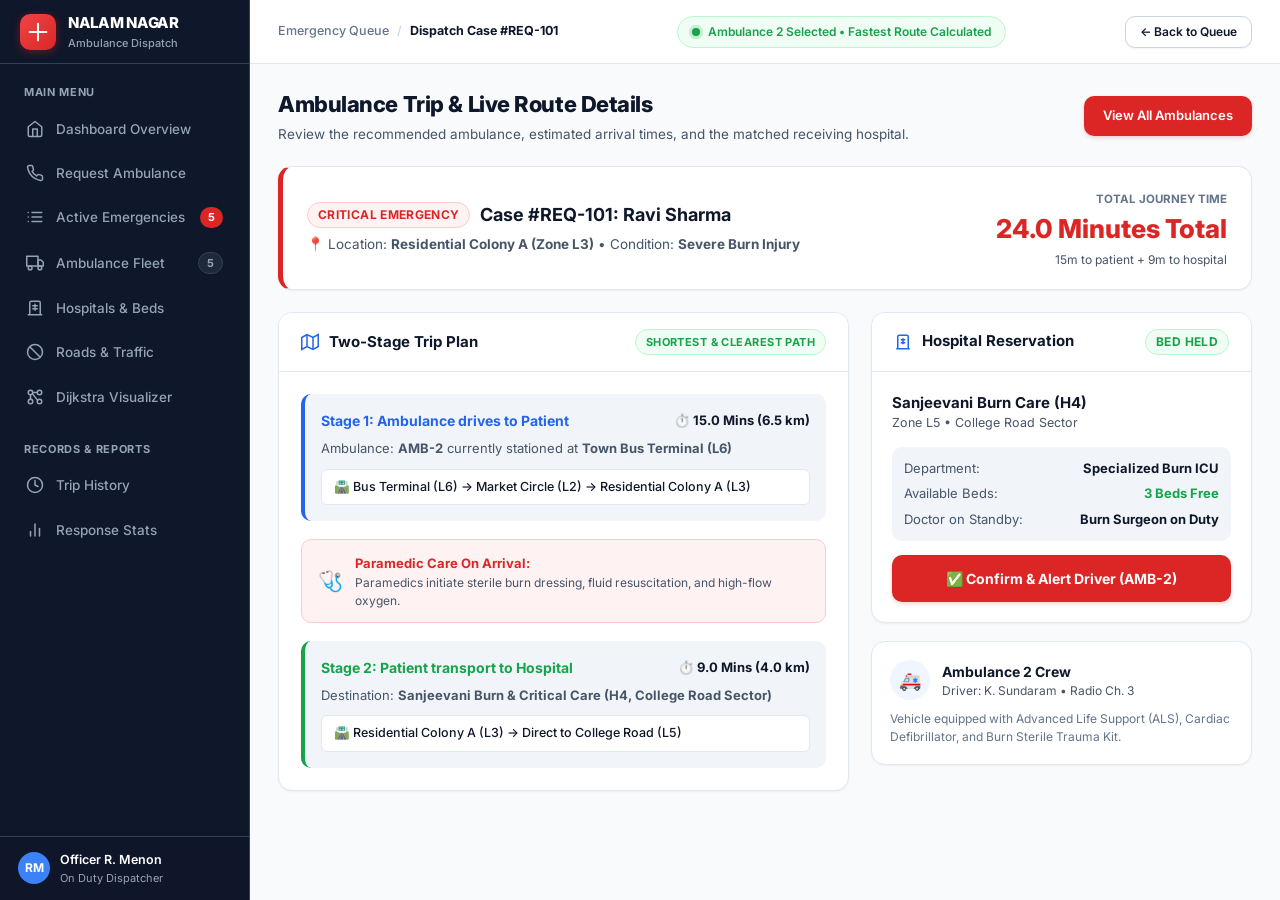
<file: dispatch.html>
<!DOCTYPE html>
<html lang="en">
<head>
  <meta charset="UTF-8">
  <meta name="viewport" content="width=device-width, initial-scale=1.0">
  <title>Ambulance Dispatch & Route Details | Nalam Nagar</title>
  <link rel="stylesheet" href="styles.css">
</head>
<body>

<div class="app-shell">

  <!-- Friendly Sidebar Navigation -->
  <aside class="sidebar">
    <div class="sidebar-header">
      <div class="brand-emblem">
        <svg viewBox="0 0 24 24" width="20" height="20" fill="none" stroke="currentColor" stroke-width="2.5" stroke-linecap="round" stroke-linejoin="round">
          <path d="M12 2v20M2 12h20"/>
        </svg>
      </div>
      <div class="brand-titles">
        <span class="brand-name">NALAM NAGAR</span>
        <span class="brand-sector">Ambulance Dispatch</span>
      </div>
    </div>

    <div class="sidebar-nav">
      <div>
        <p class="nav-label">Main Menu</p>
        <ul class="nav-list">
          <li>
            <a href="index.html" class="nav-link">
              <svg viewBox="0 0 24 24" fill="none" stroke="currentColor" stroke-linecap="round" stroke-linejoin="round">
                <path d="M3 9l9-7 9 7v11a2 2 0 0 1-2 2H5a2 2 0 0 1-2-2z"/><polyline points="9 22 9 12 15 12 15 22"/>
              </svg>
              <span>Dashboard Overview</span>
            </a>
          </li>
          <li>
            <a href="intake.html" class="nav-link">
              <svg viewBox="0 0 24 24" fill="none" stroke="currentColor" stroke-linecap="round" stroke-linejoin="round">
                <path d="M22 16.92v3a2 2 0 0 1-2.18 2 19.79 19.79 0 0 1-8.63-3.07 19.5 19.5 0 0 1-6-6 19.79 19.79 0 0 1-3.07-8.67A2 2 0 0 1 4.11 2h3a2 2 0 0 1 2 1.72 12.84 12.84 0 0 0 .7 2.81 2 2 0 0 1-.45 2.11L8.09 9.91a16 16 0 0 0 6 6l1.27-1.27a2 2 0 0 1 2.11-.45 12.84 12.84 0 0 0 2.81.7A2 2 0 0 1 22 16.92z"/>
              </svg>
              <span>Request Ambulance</span>
            </a>
          </li>
          <li>
            <a href="queue.html" class="nav-link">
              <svg viewBox="0 0 24 24" fill="none" stroke="currentColor" stroke-linecap="round" stroke-linejoin="round">
                <line x1="8" y1="6" x2="21" y2="6"/><line x1="8" y1="12" x2="21" y2="12"/><line x1="8" y1="18" x2="21" y2="18"/><line x1="3" y1="6" x2="3.01" y2="6"/><line x1="3" y1="12" x2="3.01" y2="12"/><line x1="3" y1="18" x2="3.01" y2="18"/>
              </svg>
              <span>Active Emergencies</span>
              <span class="nav-badge critical">14</span>
            </a>
          </li>
          <li>
            <a href="fleet.html" class="nav-link">
              <svg viewBox="0 0 24 24" fill="none" stroke="currentColor" stroke-linecap="round" stroke-linejoin="round">
                <rect x="1" y="3" width="15" height="13"/><polygon points="16 8 20 8 23 11 23 16 16 16 8"/><circle cx="5.5" cy="18.5" r="2.5"/><circle cx="18.5" cy="18.5" r="2.5"/>
              </svg>
              <span>Ambulance Fleet</span>
              <span class="nav-badge neutral">5</span>
            </a>
          </li>
          <li>
            <a href="hospitals.html" class="nav-link">
              <svg viewBox="0 0 24 24" fill="none" stroke="currentColor" stroke-linecap="round" stroke-linejoin="round">
                <path d="M3 21h18M5 21V5a2 2 0 0 1 2-2h10a2 2 0 0 1 2 2v16M9 9h6M9 13h6M12 7v8"/>
              </svg>
              <span>Hospitals & Beds</span>
            </a>
          </li>
          <li>
            <a href="traffic.html" class="nav-link">
              <svg viewBox="0 0 24 24" fill="none" stroke="currentColor" stroke-linecap="round" stroke-linejoin="round">
                <circle cx="12" cy="12" r="10"/><line x1="4.93" y1="4.93" x2="19.07" y2="19.07"/>
              </svg>
              <span>Roads & Traffic</span>
            </a>
          </li>
          <li>
            <a href="dijkstra.html" class="nav-link">
              <svg viewBox="0 0 24 24" fill="none" stroke="currentColor" stroke-width="2" stroke-linecap="round" stroke-linejoin="round">
                <circle cx="6" cy="6" r="3"/><circle cx="18" cy="18" r="3"/><circle cx="18" cy="6" r="3"/><circle cx="6" cy="18" r="3"/>
                <line x1="8.5" y1="7.5" x2="15.5" y2="16.5"/><line x1="9" y1="6" x2="15" y2="6"/><line x1="6" y1="9" x2="6" y2="15"/>
              </svg>
              <span>Dijkstra Visualizer</span>
            </a>
          </li>
        </ul>
      </div>

      <div>
        <p class="nav-label">Records & Reports</p>
        <ul class="nav-list">
          <li>
            <a href="history.html" class="nav-link">
              <svg viewBox="0 0 24 24" fill="none" stroke="currentColor" stroke-linecap="round" stroke-linejoin="round">
                <circle cx="12" cy="12" r="10"/><polyline points="12 6 12 12 16 14"/>
              </svg>
              <span>Trip History</span>
            </a>
          </li>
          <li>
            <a href="analytics.html" class="nav-link">
              <svg viewBox="0 0 24 24" fill="none" stroke="currentColor" stroke-linecap="round" stroke-linejoin="round">
                <line x1="18" y1="20" x2="18" y2="10"/><line x1="12" y1="20" x2="12" y2="4"/><line x1="6" y1="20" x2="6" y2="14"/>
              </svg>
              <span>Response Stats</span>
            </a>
          </li>
        </ul>
      </div>
    </div>

    <div class="sidebar-footer">
      <div class="operator-badge">RM</div>
      <div class="operator-meta">
        <span class="operator-name">Officer R. Menon</span>
        <span class="operator-role">On Duty Dispatcher</span>
      </div>
    </div>
  </aside>

  <!-- Main Viewport -->
  <div class="main-wrapper">

    <!-- Top Header -->
    <header class="top-header">
      <div class="header-left">
        <nav class="breadcrumb-trail" aria-label="Breadcrumb">
          <a href="queue.html" style="color: var(--text-muted); text-decoration: none;">Emergency Queue</a>
          <span class="sep">/</span>
          <span class="current">Dispatch Case #REQ-101</span>
        </nav>
      </div>

      <div class="header-center">
        <div class="tactical-status-indicator">
          <span class="pulse-dot"></span>
          <span>Ambulance 2 Selected &bull; Fastest Route Calculated</span>
        </div>
      </div>

      <div class="header-right">
        <a href="queue.html" class="btn-action btn-action-secondary" style="padding: 6px 14px; font-size: 12px;">
          &larr; Back to Queue
        </a>
      </div>
    </header>

    <!-- Scrollable Content -->
    <main class="viewport-content">

      <!-- View Title -->
      <div class="control-bar">
        <div class="control-bar-titles">
          <h1>Ambulance Trip & Live Route Details</h1>
          <p>Review the recommended ambulance, estimated arrival times, and the matched receiving hospital.</p>
        </div>
        <div class="control-bar-actions">
          <a href="fleet.html" class="btn-action btn-action-primary">
            <span>View All Ambulances</span>
          </a>
        </div>
      </div>

      <!-- Emergency Overview Banner -->
      <section class="panel-card" style="border-left: 5px solid var(--accent-red); margin-bottom: 22px;">
        <div style="padding: 20px 24px; display: flex; justify-content: space-between; align-items: center; flex-wrap: wrap; gap: 16px;">
          <div>
            <div style="display: flex; align-items: center; gap: 10px; margin-bottom: 6px;">
              <span class="badge badge-critical">Critical Emergency</span>
              <strong style="font-size: 18px; color: var(--text-main);">Case #REQ-101: Ravi Sharma</strong>
            </div>
            <p style="font-size: 13.5px; color: var(--text-secondary); margin: 0;">
              📍 Location: <strong>Residential Colony A (Zone L3)</strong> &bull; Condition: <strong>Severe Burn Injury</strong>
            </p>
          </div>
          <div style="text-align: right;">
            <span style="font-size: 11.5px; font-weight: 700; color: var(--text-muted); text-transform: uppercase;">Total Journey Time</span>
            <div style="font-size: 26px; font-weight: 800; color: var(--accent-red);">
              24.0 Minutes Total
            </div>
            <span style="font-size: 12px; color: var(--text-secondary);">15m to patient + 9m to hospital</span>
          </div>
        </div>
      </section>

      <!-- 2-Column Layout: Route Steps + Hospital Bed Reservation -->
      <div style="display: grid; grid-template-columns: 1.8fr 1.2fr; gap: 22px;">

        <!-- Left: Step-by-Step Route -->
        <section class="panel-card">
          <div class="panel-header">
            <div class="panel-title">
              <svg viewBox="0 0 24 24" width="18" height="18" fill="none" stroke="currentColor" stroke-width="2">
                <polygon points="1 6 1 22 8 18 16 22 23 18 23 2 16 6 8 2 1 6"/>
                <line x1="8" y1="2" x2="8" y2="18"/>
                <line x1="16" y1="6" x2="16" y2="22"/>
              </svg>
              <h2>Two-Stage Trip Plan</h2>
            </div>
            <span class="panel-tag available">Shortest & Clearest Path</span>
          </div>

          <div style="padding: 22px; display: flex; flex-direction: column; gap: 18px;">

            <!-- Stage 1 -->
            <div style="padding: 16px; background-color: var(--bg-surface-alt); border-radius: var(--r-md); border-left: 4px solid var(--accent-blue);">
              <div style="display: flex; justify-content: space-between; align-items: center; margin-bottom: 8px;">
                <strong style="color: var(--accent-blue); font-size: 14px;">Stage 1: Ambulance drives to Patient</strong>
                <span style="font-weight: 700; color: var(--text-main); font-size: 13px;">⏱️ 15.0 Mins (6.5 km)</span>
              </div>
              <p style="font-size: 13px; color: var(--text-secondary); margin-bottom: 10px;">
                Ambulance: <strong>AMB-2</strong> currently stationed at <strong>Town Bus Terminal (L6)</strong>
              </p>
              <div style="padding: 8px 12px; background-color: #ffffff; border: 1px solid var(--border-light); border-radius: var(--r-sm); font-size: 12.5px; color: var(--text-main); font-weight: 500;">
                🛣️ Bus Terminal (L6) &rarr; Market Circle (L2) &rarr; Residential Colony A (L3)
              </div>
            </div>

            <!-- On Scene Care -->
            <div style="padding: 12px 16px; background-color: var(--accent-red-bg); border: 1px solid var(--accent-red-border); border-radius: var(--r-md); display: flex; align-items: center; gap: 12px;">
              <span style="font-size: 20px;">🩺</span>
              <div>
                <strong style="color: var(--accent-red); font-size: 13px;">Paramedic Care On Arrival:</strong>
                <p style="font-size: 12px; color: var(--text-secondary); margin: 0;">Paramedics initiate sterile burn dressing, fluid resuscitation, and high-flow oxygen.</p>
              </div>
            </div>

            <!-- Stage 2 -->
            <div style="padding: 16px; background-color: var(--bg-surface-alt); border-radius: var(--r-md); border-left: 4px solid var(--accent-green);">
              <div style="display: flex; justify-content: space-between; align-items: center; margin-bottom: 8px;">
                <strong style="color: var(--accent-green); font-size: 14px;">Stage 2: Patient transport to Hospital</strong>
                <span style="font-weight: 700; color: var(--text-main); font-size: 13px;">⏱️ 9.0 Mins (4.0 km)</span>
              </div>
              <p style="font-size: 13px; color: var(--text-secondary); margin-bottom: 10px;">
                Destination: <strong>Sanjeevani Burn & Critical Care (H4, College Road Sector)</strong>
              </p>
              <div style="padding: 8px 12px; background-color: #ffffff; border: 1px solid var(--border-light); border-radius: var(--r-sm); font-size: 12.5px; color: var(--text-main); font-weight: 500;">
                🛣️ Residential Colony A (L3) &rarr; Direct to College Road (L5)
              </div>
            </div>

          </div>
        </section>

        <!-- Right: Hospital Reservation & Confirmation -->
        <div style="display: flex; flex-direction: column; gap: 18px;">

          <section class="panel-card" style="margin-bottom: 0;">
            <div class="panel-header">
              <div class="panel-title">
                <svg viewBox="0 0 24 24" width="18" height="18" fill="none" stroke="currentColor" stroke-width="2">
                  <path d="M3 21h18M5 21V5a2 2 0 0 1 2-2h10a2 2 0 0 1 2 2v16M9 9h6M9 13h6M12 7v8"/>
                </svg>
                <h2>Hospital Reservation</h2>
              </div>
              <span class="badge badge-assigned">Bed Held</span>
            </div>

            <div style="padding: 20px; display: flex; flex-direction: column; gap: 14px;">
              <div>
                <strong style="font-size: 15px; color: var(--text-main);">Sanjeevani Burn Care (H4)</strong>
                <span style="display: block; font-size: 12.5px; color: var(--text-secondary);">Zone L5 &bull; College Road Sector</span>
              </div>

              <div style="padding: 12px; background-color: var(--bg-surface-alt); border-radius: var(--r-md); font-size: 13px; display: flex; flex-direction: column; gap: 6px;">
                <div style="display: flex; justify-content: space-between;">
                  <span style="color: var(--text-secondary);">Department:</span>
                  <strong>Specialized Burn ICU</strong>
                </div>
                <div style="display: flex; justify-content: space-between;">
                  <span style="color: var(--text-secondary);">Available Beds:</span>
                  <strong style="color: var(--accent-green);">3 Beds Free</strong>
                </div>
                <div style="display: flex; justify-content: space-between;">
                  <span style="color: var(--text-secondary);">Doctor on Standby:</span>
                  <strong>Burn Surgeon on Duty</strong>
                </div>
              </div>

              <a href="queue.html" class="btn-action btn-action-primary" style="padding: 12px; text-align: center; justify-content: center; font-size: 14px; font-weight: 700;">
                ✅ Confirm & Alert Driver (AMB-2)
              </a>
            </div>
          </section>

          <!-- Driver Contact Card -->
          <div style="background-color: #ffffff; border: 1px solid var(--border-light); border-radius: var(--r-lg); padding: 18px; box-shadow: var(--shadow-sm);">
            <div style="display: flex; align-items: center; gap: 12px; margin-bottom: 10px;">
              <div style="width: 40px; height: 40px; border-radius: 50%; background: var(--accent-blue-bg); color: var(--accent-blue); display: flex; align-items: center; justify-content: center; font-size: 18px;">
                🚑
              </div>
              <div>
                <strong style="font-size: 14px; color: var(--text-main);">Ambulance 2 Crew</strong>
                <span style="display: block; font-size: 12px; color: var(--text-secondary);">Driver: K. Sundaram &bull; Radio Ch. 3</span>
              </div>
            </div>
            <p style="font-size: 12px; color: var(--text-muted); margin: 0;">
              Vehicle equipped with Advanced Life Support (ALS), Cardiac Defibrillator, and Burn Sterile Trauma Kit.
            </p>
          </div>

        </div>

      </div>

    </main>
  </div>

</div>

<script src="app.js"></script>
</body>
</html>
</file>
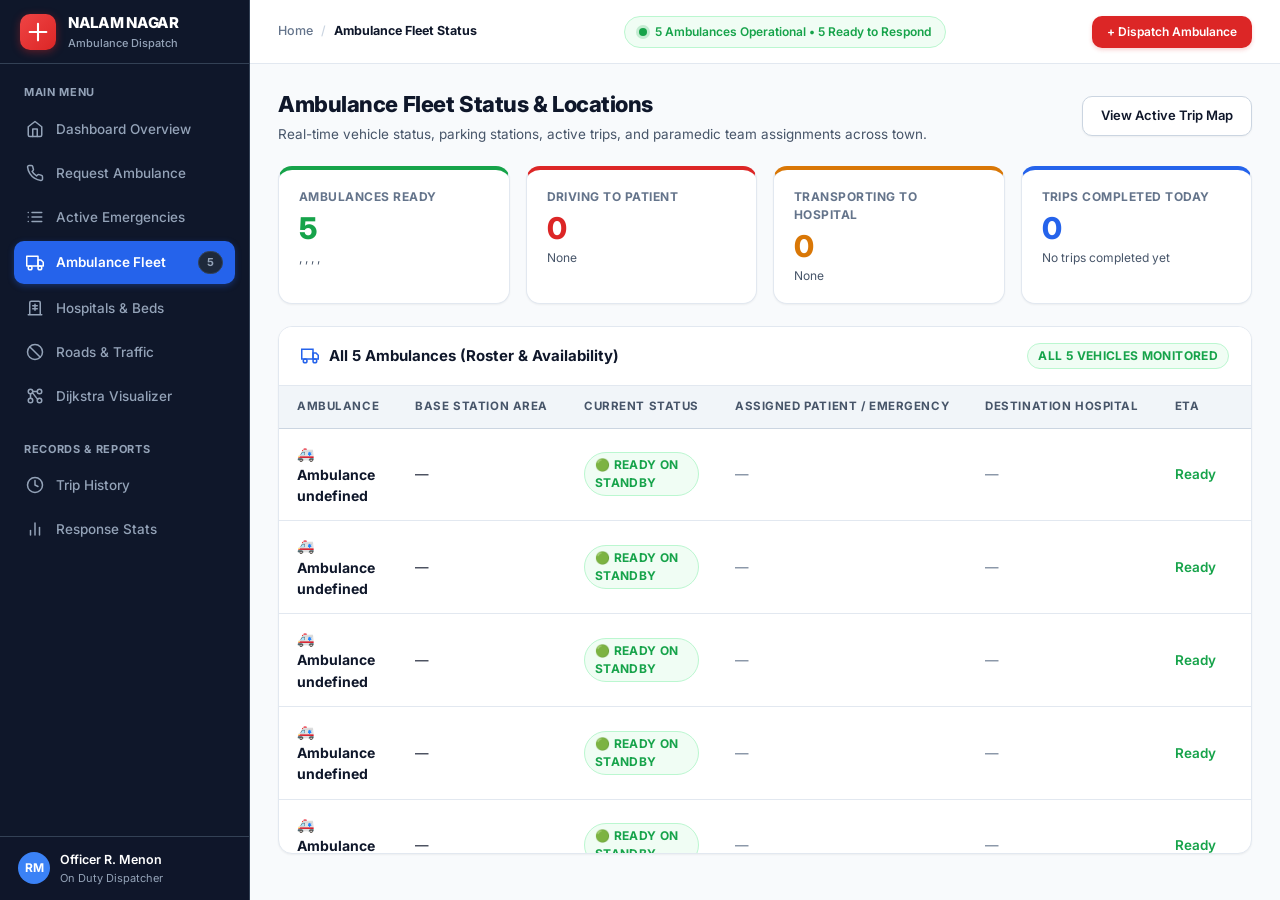
<file: fleet.html>
<!DOCTYPE html>
<html lang="en">
<head>
  <meta charset="UTF-8">
  <meta name="viewport" content="width=device-width, initial-scale=1.0">
  <title>Ambulance Fleet Status & Locations | Nalam Nagar</title>
  <link rel="stylesheet" href="styles.css">
</head>
<body>

<div class="app-shell">

  <!-- Friendly Sidebar Navigation -->
  <aside class="sidebar">
    <div class="sidebar-header">
      <div class="brand-emblem">
        <svg viewBox="0 0 24 24" width="20" height="20" fill="none" stroke="currentColor" stroke-width="2.5" stroke-linecap="round" stroke-linejoin="round">
          <path d="M12 2v20M2 12h20"/>
        </svg>
      </div>
      <div class="brand-titles">
        <span class="brand-name">NALAM NAGAR</span>
        <span class="brand-sector">Ambulance Dispatch</span>
      </div>
    </div>

    <div class="sidebar-nav">
      <div>
        <p class="nav-label">Main Menu</p>
        <ul class="nav-list">
          <li>
            <a href="index.html" class="nav-link">
              <svg viewBox="0 0 24 24" fill="none" stroke="currentColor" stroke-linecap="round" stroke-linejoin="round">
                <path d="M3 9l9-7 9 7v11a2 2 0 0 1-2 2H5a2 2 0 0 1-2-2z"/><polyline points="9 22 9 12 15 12 15 22"/>
              </svg>
              <span>Dashboard Overview</span>
            </a>
          </li>
          <li>
            <a href="intake.html" class="nav-link">
              <svg viewBox="0 0 24 24" fill="none" stroke="currentColor" stroke-linecap="round" stroke-linejoin="round">
                <path d="M22 16.92v3a2 2 0 0 1-2.18 2 19.79 19.79 0 0 1-8.63-3.07 19.5 19.5 0 0 1-6-6 19.79 19.79 0 0 1-3.07-8.67A2 2 0 0 1 4.11 2h3a2 2 0 0 1 2 1.72 12.84 12.84 0 0 0 .7 2.81 2 2 0 0 1-.45 2.11L8.09 9.91a16 16 0 0 0 6 6l1.27-1.27a2 2 0 0 1 2.11-.45 12.84 12.84 0 0 0 2.81.7A2 2 0 0 1 22 16.92z"/>
              </svg>
              <span>Request Ambulance</span>
            </a>
          </li>
          <li>
            <a href="queue.html" class="nav-link">
              <svg viewBox="0 0 24 24" fill="none" stroke="currentColor" stroke-linecap="round" stroke-linejoin="round">
                <line x1="8" y1="6" x2="21" y2="6"/><line x1="8" y1="12" x2="21" y2="12"/><line x1="8" y1="18" x2="21" y2="18"/><line x1="3" y1="6" x2="3.01" y2="6"/><line x1="3" y1="12" x2="3.01" y2="12"/><line x1="3" y1="18" x2="3.01" y2="18"/>
              </svg>
              <span>Active Emergencies</span>
              <span class="nav-badge critical" id="nav-queue-count" style="display:none;">0</span>
            </a>
          </li>
          <li>
            <a href="fleet.html" class="nav-link active">
              <svg viewBox="0 0 24 24" fill="none" stroke="currentColor" stroke-linecap="round" stroke-linejoin="round">
                <rect x="1" y="3" width="15" height="13"/><polygon points="16 8 20 8 23 11 23 16 16 16 8"/><circle cx="5.5" cy="18.5" r="2.5"/><circle cx="18.5" cy="18.5" r="2.5"/>
              </svg>
              <span>Ambulance Fleet</span>
              <span class="nav-badge neutral">5</span>
            </a>
          </li>
          <li>
            <a href="hospitals.html" class="nav-link">
              <svg viewBox="0 0 24 24" fill="none" stroke="currentColor" stroke-linecap="round" stroke-linejoin="round">
                <path d="M3 21h18M5 21V5a2 2 0 0 1 2-2h10a2 2 0 0 1 2 2v16M9 9h6M9 13h6M12 7v8"/>
              </svg>
              <span>Hospitals & Beds</span>
            </a>
          </li>
          <li>
            <a href="traffic.html" class="nav-link">
              <svg viewBox="0 0 24 24" fill="none" stroke="currentColor" stroke-linecap="round" stroke-linejoin="round">
                <circle cx="12" cy="12" r="10"/><line x1="4.93" y1="4.93" x2="19.07" y2="19.07"/>
              </svg>
              <span>Roads & Traffic</span>
            </a>
          </li>
          <li>
            <a href="dijkstra.html" class="nav-link">
              <svg viewBox="0 0 24 24" fill="none" stroke="currentColor" stroke-width="2" stroke-linecap="round" stroke-linejoin="round">
                <circle cx="6" cy="6" r="3"/><circle cx="18" cy="18" r="3"/><circle cx="18" cy="6" r="3"/><circle cx="6" cy="18" r="3"/>
                <line x1="8.5" y1="7.5" x2="15.5" y2="16.5"/><line x1="9" y1="6" x2="15" y2="6"/><line x1="6" y1="9" x2="6" y2="15"/>
              </svg>
              <span>Dijkstra Visualizer</span>
            </a>
          </li>
        </ul>
      </div>

      <div>
        <p class="nav-label">Records & Reports</p>
        <ul class="nav-list">
          <li>
            <a href="history.html" class="nav-link">
              <svg viewBox="0 0 24 24" fill="none" stroke="currentColor" stroke-linecap="round" stroke-linejoin="round">
                <circle cx="12" cy="12" r="10"/><polyline points="12 6 12 12 16 14"/>
              </svg>
              <span>Trip History</span>
            </a>
          </li>
          <li>
            <a href="analytics.html" class="nav-link">
              <svg viewBox="0 0 24 24" fill="none" stroke="currentColor" stroke-linecap="round" stroke-linejoin="round">
                <line x1="18" y1="20" x2="18" y2="10"/><line x1="12" y1="20" x2="12" y2="4"/><line x1="6" y1="20" x2="6" y2="14"/>
              </svg>
              <span>Response Stats</span>
            </a>
          </li>
        </ul>
      </div>
    </div>

    <div class="sidebar-footer">
      <div class="operator-badge">RM</div>
      <div class="operator-meta">
        <span class="operator-name">Officer R. Menon</span>
        <span class="operator-role">On Duty Dispatcher</span>
      </div>
    </div>
  </aside>

  <!-- Main Viewport -->
  <div class="main-wrapper">

    <!-- Top Header -->
    <header class="top-header">
      <div class="header-left">
        <nav class="breadcrumb-trail" aria-label="Breadcrumb">
          <a href="index.html" style="color: var(--text-muted); text-decoration: none;">Home</a>
          <span class="sep">/</span>
          <span class="current">Ambulance Fleet Status</span>
        </nav>
      </div>

      <div class="header-center">
        <div class="tactical-status-indicator" id="fleet-tactical-indicator">
          <span class="pulse-dot"></span>
          <span>Loading fleet data...</span>
        </div>
      </div>

      <div class="header-right">
        <a href="intake.html" class="btn-action btn-action-primary" style="padding: 6px 14px; font-size: 12px;">
          + Dispatch Ambulance
        </a>
      </div>
    </header>

    <!-- Scrollable Content -->
    <main class="viewport-content">

      <!-- View Title -->
      <div class="control-bar">
        <div class="control-bar-titles">
          <h1>Ambulance Fleet Status & Locations</h1>
          <p>Real-time vehicle status, parking stations, active trips, and paramedic team assignments across town.</p>
        </div>
        <div class="control-bar-actions">
          <a href="dispatch.html" class="btn-action btn-action-secondary">
            <span>View Active Trip Map</span>
          </a>
        </div>
      </div>

      <!-- Fleet Readiness KPI Strip -->
      <section class="tactical-kpi-strip">
        <article class="kpi-metric-box available">
          <span class="kpi-tag">Ambulances Ready</span>
          <span class="kpi-num" id="fleet-kpi-ready">0</span>
          <span class="kpi-note" id="fleet-kpi-ready-note">—</span>
        </article>

        <article class="kpi-metric-box critical">
          <span class="kpi-tag">Driving to Patient</span>
          <span class="kpi-num" id="fleet-kpi-patient">0</span>
          <span class="kpi-note" id="fleet-kpi-patient-note">None</span>
        </article>

        <article class="kpi-metric-box amber">
          <span class="kpi-tag">Transporting to Hospital</span>
          <span class="kpi-num" id="fleet-kpi-hospital">0</span>
          <span class="kpi-note" id="fleet-kpi-hospital-note">None</span>
        </article>

        <article class="kpi-metric-box cyan">
          <span class="kpi-tag">Trips Completed Today</span>
          <span class="kpi-num" id="fleet-kpi-trips">0</span>
          <span class="kpi-note" id="fleet-kpi-trips-note">—</span>
        </article>
      </section>

      <!-- Fleet Roster Table -->
      <section class="panel-card">
        <div class="panel-header">
          <div class="panel-title">
            <svg viewBox="0 0 24 24" width="18" height="18" fill="none" stroke="currentColor" stroke-width="2">
              <rect x="1" y="3" width="15" height="13"/><polygon points="16 8 20 8 23 11 23 16 16 16 8"/><circle cx="5.5" cy="18.5" r="2.5"/><circle cx="18.5" cy="18.5" r="2.5"/>
            </svg>
            <h2>All 5 Ambulances (Roster & Availability)</h2>
          </div>
          <span class="badge badge-assigned">All 5 Vehicles Monitored</span>
        </div>

        <div style="overflow-x: auto;">
          <table class="tactical-table">
            <thead>
              <tr>
                <th>Ambulance</th>
                <th>Base Station Area</th>
                <th>Current Status</th>
                <th>Assigned Patient / Emergency</th>
                <th>Destination Hospital</th>
                <th>ETA</th>
                <th>Trips Done</th>
                <th style="text-align: right;">Action</th>
              </tr>
            </thead>
            <tbody id="fleet-tbody">
              <!-- Dynamically populated from Java REST API -->
            </tbody>
          </table>
        </div>
      </section>

    </main>
  </div>

</div>

<script src="app.js"></script>
</body>
</html>
</file>
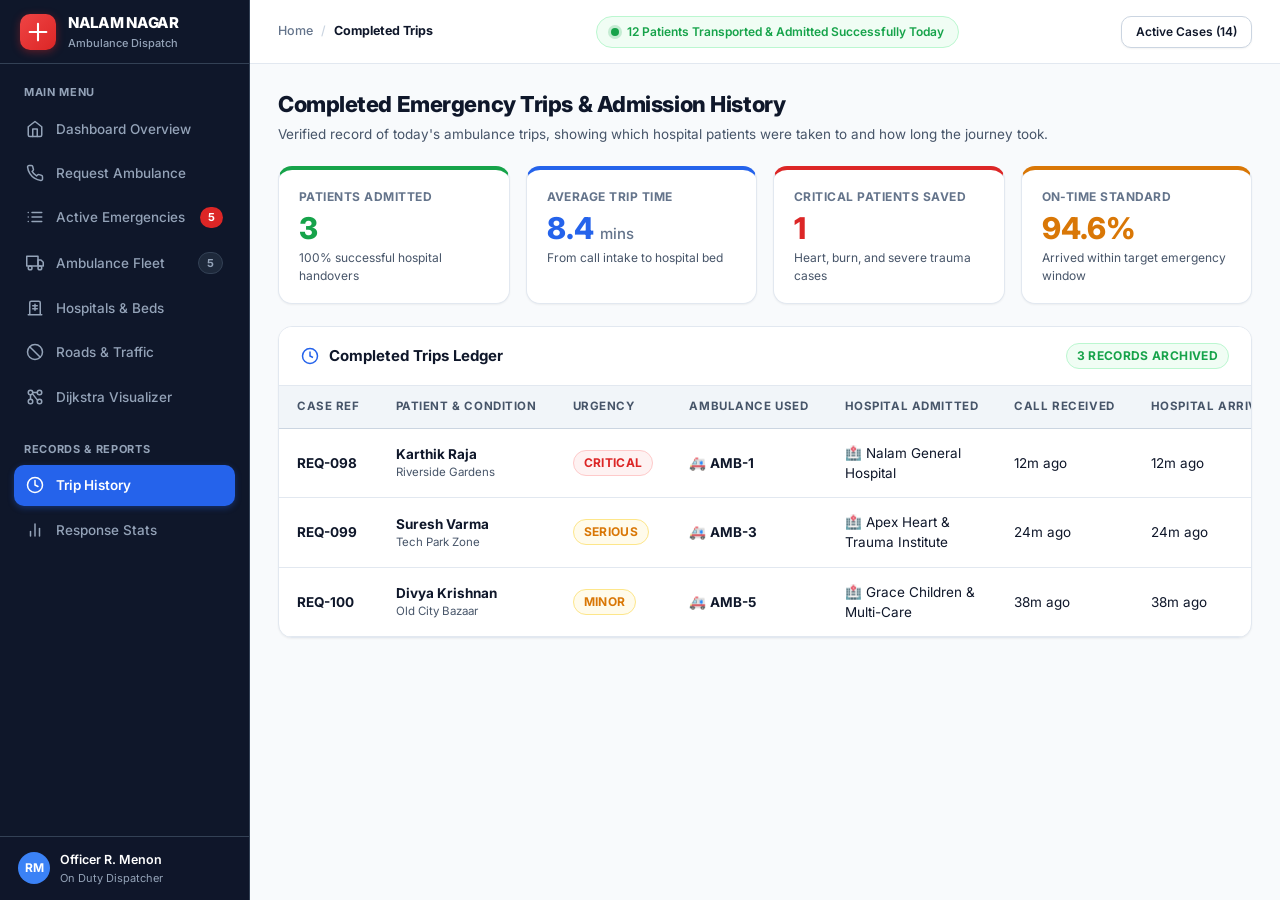
<file: history.html>
<!DOCTYPE html>
<html lang="en">
<head>
  <meta charset="UTF-8">
  <meta name="viewport" content="width=device-width, initial-scale=1.0">
  <title>Completed Trips & History | Nalam Nagar</title>
  <link rel="stylesheet" href="styles.css">
</head>
<body>

<div class="app-shell">

  <!-- Friendly Sidebar Navigation -->
  <aside class="sidebar">
    <div class="sidebar-header">
      <div class="brand-emblem">
        <svg viewBox="0 0 24 24" width="20" height="20" fill="none" stroke="currentColor" stroke-width="2.5" stroke-linecap="round" stroke-linejoin="round">
          <path d="M12 2v20M2 12h20"/>
        </svg>
      </div>
      <div class="brand-titles">
        <span class="brand-name">NALAM NAGAR</span>
        <span class="brand-sector">Ambulance Dispatch</span>
      </div>
    </div>

    <div class="sidebar-nav">
      <div>
        <p class="nav-label">Main Menu</p>
        <ul class="nav-list">
          <li>
            <a href="index.html" class="nav-link">
              <svg viewBox="0 0 24 24" fill="none" stroke="currentColor" stroke-linecap="round" stroke-linejoin="round">
                <path d="M3 9l9-7 9 7v11a2 2 0 0 1-2 2H5a2 2 0 0 1-2-2z"/><polyline points="9 22 9 12 15 12 15 22"/>
              </svg>
              <span>Dashboard Overview</span>
            </a>
          </li>
          <li>
            <a href="intake.html" class="nav-link">
              <svg viewBox="0 0 24 24" fill="none" stroke="currentColor" stroke-linecap="round" stroke-linejoin="round">
                <path d="M22 16.92v3a2 2 0 0 1-2.18 2 19.79 19.79 0 0 1-8.63-3.07 19.5 19.5 0 0 1-6-6 19.79 19.79 0 0 1-3.07-8.67A2 2 0 0 1 4.11 2h3a2 2 0 0 1 2 1.72 12.84 12.84 0 0 0 .7 2.81 2 2 0 0 1-.45 2.11L8.09 9.91a16 16 0 0 0 6 6l1.27-1.27a2 2 0 0 1 2.11-.45 12.84 12.84 0 0 0 2.81.7A2 2 0 0 1 22 16.92z"/>
              </svg>
              <span>Request Ambulance</span>
            </a>
          </li>
          <li>
            <a href="queue.html" class="nav-link">
              <svg viewBox="0 0 24 24" fill="none" stroke="currentColor" stroke-linecap="round" stroke-linejoin="round">
                <line x1="8" y1="6" x2="21" y2="6"/><line x1="8" y1="12" x2="21" y2="12"/><line x1="8" y1="18" x2="21" y2="18"/><line x1="3" y1="6" x2="3.01" y2="6"/><line x1="3" y1="12" x2="3.01" y2="12"/><line x1="3" y1="18" x2="3.01" y2="18"/>
              </svg>
              <span>Active Emergencies</span>
              <span class="nav-badge critical">14</span>
            </a>
          </li>
          <li>
            <a href="fleet.html" class="nav-link">
              <svg viewBox="0 0 24 24" fill="none" stroke="currentColor" stroke-linecap="round" stroke-linejoin="round">
                <rect x="1" y="3" width="15" height="13"/><polygon points="16 8 20 8 23 11 23 16 16 16 8"/><circle cx="5.5" cy="18.5" r="2.5"/><circle cx="18.5" cy="18.5" r="2.5"/>
              </svg>
              <span>Ambulance Fleet</span>
              <span class="nav-badge neutral">5</span>
            </a>
          </li>
          <li>
            <a href="hospitals.html" class="nav-link">
              <svg viewBox="0 0 24 24" fill="none" stroke="currentColor" stroke-linecap="round" stroke-linejoin="round">
                <path d="M3 21h18M5 21V5a2 2 0 0 1 2-2h10a2 2 0 0 1 2 2v16M9 9h6M9 13h6M12 7v8"/>
              </svg>
              <span>Hospitals & Beds</span>
            </a>
          </li>
          <li>
            <a href="traffic.html" class="nav-link">
              <svg viewBox="0 0 24 24" fill="none" stroke="currentColor" stroke-linecap="round" stroke-linejoin="round">
                <circle cx="12" cy="12" r="10"/><line x1="4.93" y1="4.93" x2="19.07" y2="19.07"/>
              </svg>
              <span>Roads & Traffic</span>
            </a>
          </li>
          <li>
            <a href="dijkstra.html" class="nav-link">
              <svg viewBox="0 0 24 24" fill="none" stroke="currentColor" stroke-width="2" stroke-linecap="round" stroke-linejoin="round">
                <circle cx="6" cy="6" r="3"/><circle cx="18" cy="18" r="3"/><circle cx="18" cy="6" r="3"/><circle cx="6" cy="18" r="3"/>
                <line x1="8.5" y1="7.5" x2="15.5" y2="16.5"/><line x1="9" y1="6" x2="15" y2="6"/><line x1="6" y1="9" x2="6" y2="15"/>
              </svg>
              <span>Dijkstra Visualizer</span>
            </a>
          </li>
        </ul>
      </div>

      <div>
        <p class="nav-label">Records & Reports</p>
        <ul class="nav-list">
          <li>
            <a href="history.html" class="nav-link active">
              <svg viewBox="0 0 24 24" fill="none" stroke="currentColor" stroke-linecap="round" stroke-linejoin="round">
                <circle cx="12" cy="12" r="10"/><polyline points="12 6 12 12 16 14"/>
              </svg>
              <span>Trip History</span>
            </a>
          </li>
          <li>
            <a href="analytics.html" class="nav-link">
              <svg viewBox="0 0 24 24" fill="none" stroke="currentColor" stroke-linecap="round" stroke-linejoin="round">
                <line x1="18" y1="20" x2="18" y2="10"/><line x1="12" y1="20" x2="12" y2="4"/><line x1="6" y1="20" x2="6" y2="14"/>
              </svg>
              <span>Response Stats</span>
            </a>
          </li>
        </ul>
      </div>
    </div>

    <div class="sidebar-footer">
      <div class="operator-badge">RM</div>
      <div class="operator-meta">
        <span class="operator-name">Officer R. Menon</span>
        <span class="operator-role">On Duty Dispatcher</span>
      </div>
    </div>
  </aside>

  <!-- Main Viewport -->
  <div class="main-wrapper">

    <!-- Top Header -->
    <header class="top-header">
      <div class="header-left">
        <nav class="breadcrumb-trail" aria-label="Breadcrumb">
          <a href="index.html" style="color: var(--text-muted); text-decoration: none;">Home</a>
          <span class="sep">/</span>
          <span class="current">Completed Trips</span>
        </nav>
      </div>

      <div class="header-center">
        <div class="tactical-status-indicator">
          <span class="pulse-dot"></span>
          <span>12 Patients Transported & Admitted Successfully Today</span>
        </div>
      </div>

      <div class="header-right">
        <a href="queue.html" class="btn-action btn-action-secondary" style="padding: 6px 14px; font-size: 12px;">
          Active Cases (14)
        </a>
      </div>
    </header>

    <!-- Scrollable Content -->
    <main class="viewport-content">

      <!-- View Title -->
      <div class="control-bar">
        <div class="control-bar-titles">
          <h1>Completed Emergency Trips & Admission History</h1>
          <p>Verified record of today's ambulance trips, showing which hospital patients were taken to and how long the journey took.</p>
        </div>
      </div>

      <!-- KPI Strip -->
      <section class="tactical-kpi-strip">
        <article class="kpi-metric-box available">
          <span class="kpi-tag">Patients Admitted</span>
          <span class="kpi-num" id="history-kpi-admitted">0</span>
          <span class="kpi-note">100% successful hospital handovers</span>
        </article>

        <article class="kpi-metric-box cyan">
          <span class="kpi-tag">Average Trip Time</span>
          <span class="kpi-num" id="history-kpi-avgtime">0.0 <span style="font-size: 15px; color: var(--text-muted); font-weight: 500;">mins</span></span>
          <span class="kpi-note">From call intake to hospital bed</span>
        </article>

        <article class="kpi-metric-box critical">
          <span class="kpi-tag">Critical Patients Saved</span>
          <span class="kpi-num" id="history-kpi-critical">0</span>
          <span class="kpi-note">Heart, burn, and severe trauma cases</span>
        </article>

        <article class="kpi-metric-box amber">
          <span class="kpi-tag">On-Time Standard</span>
          <span class="kpi-num" id="history-kpi-ontime">0.0%</span>
          <span class="kpi-note">Arrived within target emergency window</span>
        </article>
      </section>

      <!-- History Table -->
      <section class="panel-card">
        <div class="panel-header">
          <div class="panel-title">
            <svg viewBox="0 0 24 24" width="18" height="18" fill="none" stroke="currentColor" stroke-width="2">
              <circle cx="12" cy="12" r="10"/><polyline points="12 6 12 12 16 14"/>
            </svg>
            <h2>Completed Trips Ledger</h2>
          </div>
          <span class="badge badge-assigned" id="history-records-badge">0 Records Archived</span>
        </div>

        <div style="overflow-x: auto;">
          <table class="tactical-table">
            <thead>
              <tr>
                <th>Case Ref</th>
                <th>Patient & Condition</th>
                <th>Urgency</th>
                <th>Ambulance Used</th>
                <th>Hospital Admitted</th>
                <th>Call Received</th>
                <th>Hospital Arrival</th>
                <th>Total Journey Time</th>
                <th>Admission Status</th>
              </tr>
            </thead>
            <tbody id="history-tbody">
              <!-- Dynamically populated from Java REST API -->
            </tbody>
          </table>
        </div>
      </section>

    </main>
  </div>

</div>

<script src="app.js"></script>
</body>
</html>
</file>
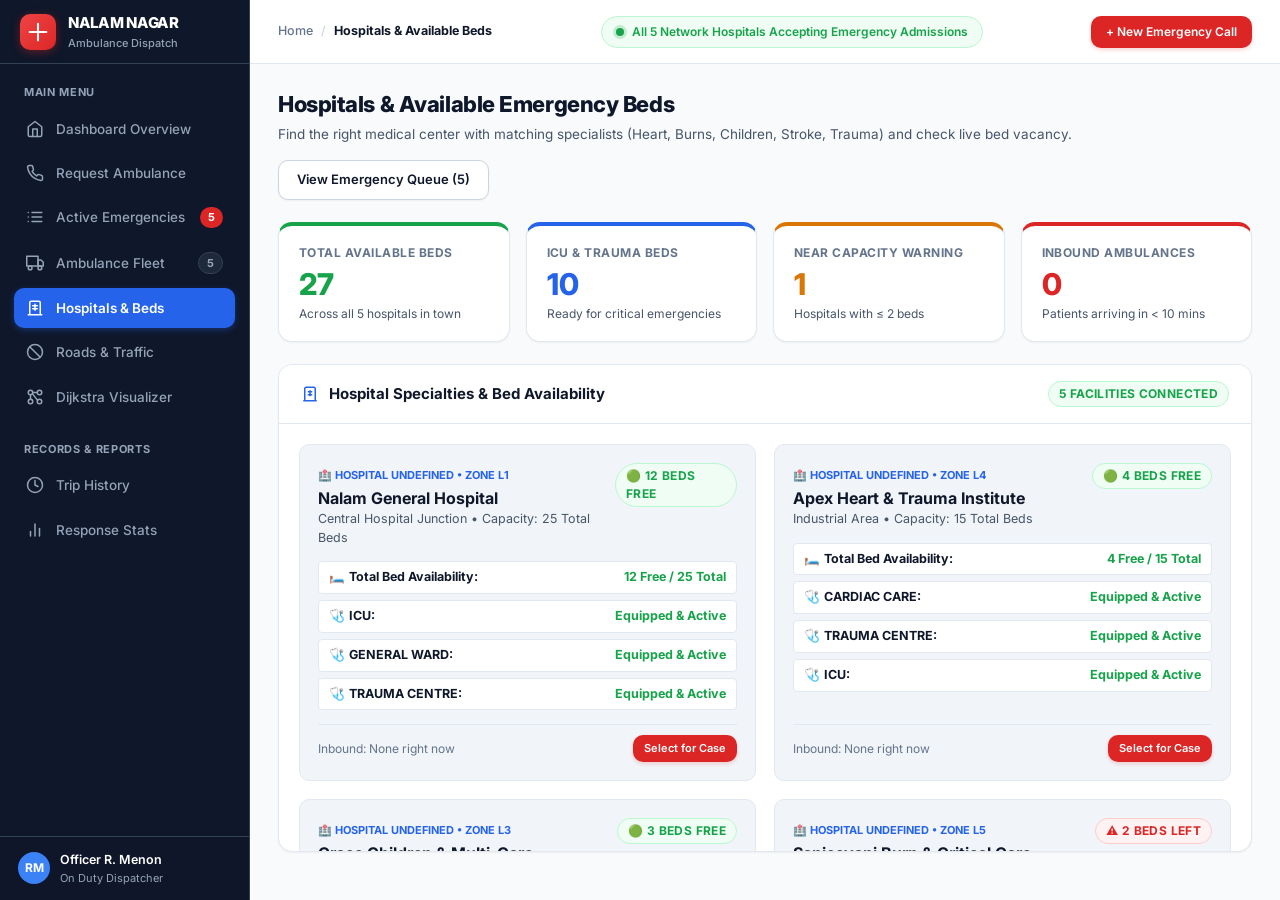
<file: hospitals.html>
<!DOCTYPE html>
<html lang="en">
<head>
  <meta charset="UTF-8">
  <meta name="viewport" content="width=device-width, initial-scale=1.0">
  <title>Hospital Network & Available Beds | Nalam Nagar</title>
  <link rel="stylesheet" href="styles.css">
</head>
<body>

<div class="app-shell">

  <!-- Friendly Sidebar Navigation -->
  <aside class="sidebar">
    <div class="sidebar-header">
      <div class="brand-emblem">
        <svg viewBox="0 0 24 24" width="20" height="20" fill="none" stroke="currentColor" stroke-width="2.5" stroke-linecap="round" stroke-linejoin="round">
          <path d="M12 2v20M2 12h20"/>
        </svg>
      </div>
      <div class="brand-titles">
        <span class="brand-name">NALAM NAGAR</span>
        <span class="brand-sector">Ambulance Dispatch</span>
      </div>
    </div>

    <div class="sidebar-nav">
      <div>
        <p class="nav-label">Main Menu</p>
        <ul class="nav-list">
          <li>
            <a href="index.html" class="nav-link">
              <svg viewBox="0 0 24 24" fill="none" stroke="currentColor" stroke-linecap="round" stroke-linejoin="round">
                <path d="M3 9l9-7 9 7v11a2 2 0 0 1-2 2H5a2 2 0 0 1-2-2z"/><polyline points="9 22 9 12 15 12 15 22"/>
              </svg>
              <span>Dashboard Overview</span>
            </a>
          </li>
          <li>
            <a href="intake.html" class="nav-link">
              <svg viewBox="0 0 24 24" fill="none" stroke="currentColor" stroke-linecap="round" stroke-linejoin="round">
                <path d="M22 16.92v3a2 2 0 0 1-2.18 2 19.79 19.79 0 0 1-8.63-3.07 19.5 19.5 0 0 1-6-6 19.79 19.79 0 0 1-3.07-8.67A2 2 0 0 1 4.11 2h3a2 2 0 0 1 2 1.72 12.84 12.84 0 0 0 .7 2.81 2 2 0 0 1-.45 2.11L8.09 9.91a16 16 0 0 0 6 6l1.27-1.27a2 2 0 0 1 2.11-.45 12.84 12.84 0 0 0 2.81.7A2 2 0 0 1 22 16.92z"/>
              </svg>
              <span>Request Ambulance</span>
            </a>
          </li>
          <li>
            <a href="queue.html" class="nav-link">
              <svg viewBox="0 0 24 24" fill="none" stroke="currentColor" stroke-linecap="round" stroke-linejoin="round">
                <line x1="8" y1="6" x2="21" y2="6"/><line x1="8" y1="12" x2="21" y2="12"/><line x1="8" y1="18" x2="21" y2="18"/><line x1="3" y1="6" x2="3.01" y2="6"/><line x1="3" y1="12" x2="3.01" y2="12"/><line x1="3" y1="18" x2="3.01" y2="18"/>
              </svg>
              <span>Active Emergencies</span>
              <span class="nav-badge critical">14</span>
            </a>
          </li>
          <li>
            <a href="fleet.html" class="nav-link">
              <svg viewBox="0 0 24 24" fill="none" stroke="currentColor" stroke-linecap="round" stroke-linejoin="round">
                <rect x="1" y="3" width="15" height="13"/><polygon points="16 8 20 8 23 11 23 16 16 16 8"/><circle cx="5.5" cy="18.5" r="2.5"/><circle cx="18.5" cy="18.5" r="2.5"/>
              </svg>
              <span>Ambulance Fleet</span>
              <span class="nav-badge neutral">5</span>
            </a>
          </li>
          <li>
            <a href="hospitals.html" class="nav-link active">
              <svg viewBox="0 0 24 24" fill="none" stroke="currentColor" stroke-linecap="round" stroke-linejoin="round">
                <path d="M3 21h18M5 21V5a2 2 0 0 1 2-2h10a2 2 0 0 1 2 2v16M9 9h6M9 13h6M12 7v8"/>
              </svg>
              <span>Hospitals & Beds</span>
            </a>
          </li>
          <li>
            <a href="traffic.html" class="nav-link">
              <svg viewBox="0 0 24 24" fill="none" stroke="currentColor" stroke-linecap="round" stroke-linejoin="round">
                <circle cx="12" cy="12" r="10"/><line x1="4.93" y1="4.93" x2="19.07" y2="19.07"/>
              </svg>
              <span>Roads & Traffic</span>
            </a>
          </li>
          <li>
            <a href="dijkstra.html" class="nav-link">
              <svg viewBox="0 0 24 24" fill="none" stroke="currentColor" stroke-width="2" stroke-linecap="round" stroke-linejoin="round">
                <circle cx="6" cy="6" r="3"/><circle cx="18" cy="18" r="3"/><circle cx="18" cy="6" r="3"/><circle cx="6" cy="18" r="3"/>
                <line x1="8.5" y1="7.5" x2="15.5" y2="16.5"/><line x1="9" y1="6" x2="15" y2="6"/><line x1="6" y1="9" x2="6" y2="15"/>
              </svg>
              <span>Dijkstra Visualizer</span>
            </a>
          </li>
        </ul>
      </div>

      <div>
        <p class="nav-label">Records & Reports</p>
        <ul class="nav-list">
          <li>
            <a href="history.html" class="nav-link">
              <svg viewBox="0 0 24 24" fill="none" stroke="currentColor" stroke-linecap="round" stroke-linejoin="round">
                <circle cx="12" cy="12" r="10"/><polyline points="12 6 12 12 16 14"/>
              </svg>
              <span>Trip History</span>
            </a>
          </li>
          <li>
            <a href="analytics.html" class="nav-link">
              <svg viewBox="0 0 24 24" fill="none" stroke="currentColor" stroke-linecap="round" stroke-linejoin="round">
                <line x1="18" y1="20" x2="18" y2="10"/><line x1="12" y1="20" x2="12" y2="4"/><line x1="6" y1="20" x2="6" y2="14"/>
              </svg>
              <span>Response Stats</span>
            </a>
          </li>
        </ul>
      </div>
    </div>

    <div class="sidebar-footer">
      <div class="operator-badge">RM</div>
      <div class="operator-meta">
        <span class="operator-name">Officer R. Menon</span>
        <span class="operator-role">On Duty Dispatcher</span>
      </div>
    </div>
  </aside>

  <!-- Main Viewport -->
  <div class="main-wrapper">

    <!-- Top Header -->
    <header class="top-header">
      <div class="header-left">
        <nav class="breadcrumb-trail" aria-label="Breadcrumb">
          <a href="index.html" style="color: var(--text-muted); text-decoration: none;">Home</a>
          <span class="sep">/</span>
          <span class="current">Hospitals & Available Beds</span>
        </nav>
      </div>

      <div class="header-center">
        <div class="tactical-status-indicator">
          <span class="pulse-dot"></span>
          <span>All 5 Network Hospitals Accepting Emergency Admissions</span>
        </div>
      </div>

      <div class="header-right">
        <a href="intake.html" class="btn-action btn-action-primary" style="padding: 6px 14px; font-size: 12px;">
          + New Emergency Call
        </a>
      </div>
    </header>

    <!-- Scrollable Content -->
    <main class="viewport-content">

      <!-- View Title -->
      <div class="control-bar">
        <div class="control-bar-titles">
          <h1>Hospitals & Available Emergency Beds</h1>
          <p>Find the right medical center with matching specialists (Heart, Burns, Children, Stroke, Trauma) and check live bed vacancy.</p>
        </div>
        <div class="control-bar-actions">
          <a href="queue.html" class="btn-action btn-action-secondary" id="hospitals-queue-link">
            <span>View Emergency Queue (14)</span>
          </a>
        </div>
      </div>

      <!-- Hospital Network KPI Strip -->
      <section class="tactical-kpi-strip">
        <article class="kpi-metric-box available">
          <span class="kpi-tag">Total Available Beds</span>
          <span class="kpi-num" id="hosp-kpi-beds">34</span>
          <span class="kpi-note" id="hosp-kpi-beds-note">Across all 5 hospitals in town</span>
        </article>

        <article class="kpi-metric-box cyan">
          <span class="kpi-tag">ICU & Trauma Beds</span>
          <span class="kpi-num" id="hosp-kpi-icu">10</span>
          <span class="kpi-note" id="hosp-kpi-icu-note">Ready for critical emergencies</span>
        </article>

        <article class="kpi-metric-box amber">
          <span class="kpi-tag">Near Capacity Warning</span>
          <span class="kpi-num" id="hosp-kpi-warning">1</span>
          <span class="kpi-note" id="hosp-kpi-warning-note">Hospitals with &le; 2 beds</span>
        </article>

        <article class="kpi-metric-box critical">
          <span class="kpi-tag">Inbound Ambulances</span>
          <span class="kpi-num" id="hosp-kpi-inbound">2</span>
          <span class="kpi-note" id="hosp-kpi-inbound-note">Patients arriving in &lt; 10 mins</span>
        </article>
      </section>

      <!-- 5 Hospital Cards Grid -->
      <section class="panel-card" style="margin-bottom: 24px;">
        <div class="panel-header">
          <div class="panel-title">
            <svg viewBox="0 0 24 24" width="18" height="18" fill="none" stroke="currentColor" stroke-width="2">
              <path d="M3 21h18M5 21V5a2 2 0 0 1 2-2h10a2 2 0 0 1 2 2v16M9 9h6M9 13h6M12 7v8"/>
            </svg>
            <h2>Hospital Specialties & Bed Availability</h2>
          </div>
          <span class="badge badge-assigned">5 Facilities Connected</span>
        </div>

        <div id="hospitals-grid" style="padding: 20px; display: grid; grid-template-columns: repeat(auto-fit, minmax(360px, 1fr)); gap: 18px;">
          <!-- Dynamically populated from Java REST API (/api/hospitals) -->
        </div>
      </section>

    </main>
  </div>

</div>

<script src="app.js"></script>
</body>
</html>
</file>
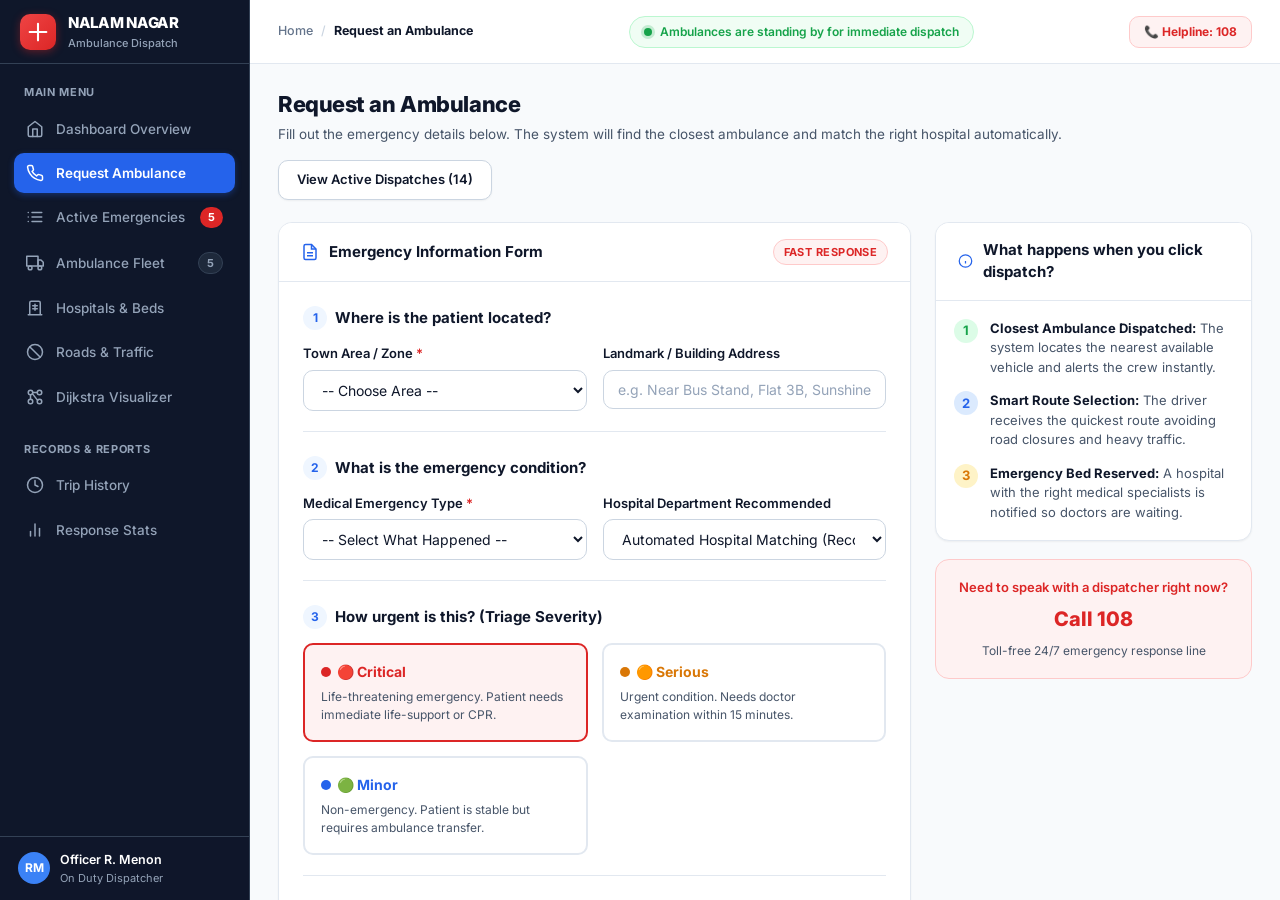
<file: intake.html>
<!DOCTYPE html>
<html lang="en">
<head>
  <meta charset="UTF-8">
  <meta name="viewport" content="width=device-width, initial-scale=1.0">
  <title>Request an Ambulance | Nalam Nagar Emergency Service</title>
  <link rel="stylesheet" href="styles.css">
</head>
<body>

<div class="app-shell">

  <!-- Friendly Sidebar Navigation -->
  <aside class="sidebar">
    <div class="sidebar-header">
      <div class="brand-emblem">
        <svg viewBox="0 0 24 24" width="20" height="20" fill="none" stroke="currentColor" stroke-width="2.5" stroke-linecap="round" stroke-linejoin="round">
          <path d="M12 2v20M2 12h20"/>
        </svg>
      </div>
      <div class="brand-titles">
        <span class="brand-name">NALAM NAGAR</span>
        <span class="brand-sector">Ambulance Dispatch</span>
      </div>
    </div>

    <div class="sidebar-nav">
      <div>
        <p class="nav-label">Main Menu</p>
        <ul class="nav-list">
          <li>
            <a href="index.html" class="nav-link">
              <svg viewBox="0 0 24 24" fill="none" stroke="currentColor" stroke-linecap="round" stroke-linejoin="round">
                <path d="M3 9l9-7 9 7v11a2 2 0 0 1-2 2H5a2 2 0 0 1-2-2z"/><polyline points="9 22 9 12 15 12 15 22"/>
              </svg>
              <span>Dashboard Overview</span>
            </a>
          </li>
          <li>
            <a href="intake.html" class="nav-link active">
              <svg viewBox="0 0 24 24" fill="none" stroke="currentColor" stroke-linecap="round" stroke-linejoin="round">
                <path d="M22 16.92v3a2 2 0 0 1-2.18 2 19.79 19.79 0 0 1-8.63-3.07 19.5 19.5 0 0 1-6-6 19.79 19.79 0 0 1-3.07-8.67A2 2 0 0 1 4.11 2h3a2 2 0 0 1 2 1.72 12.84 12.84 0 0 0 .7 2.81 2 2 0 0 1-.45 2.11L8.09 9.91a16 16 0 0 0 6 6l1.27-1.27a2 2 0 0 1 2.11-.45 12.84 12.84 0 0 0 2.81.7A2 2 0 0 1 22 16.92z"/>
              </svg>
              <span>Request Ambulance</span>
            </a>
          </li>
          <li>
            <a href="queue.html" class="nav-link">
              <svg viewBox="0 0 24 24" fill="none" stroke="currentColor" stroke-linecap="round" stroke-linejoin="round">
                <line x1="8" y1="6" x2="21" y2="6"/><line x1="8" y1="12" x2="21" y2="12"/><line x1="8" y1="18" x2="21" y2="18"/><line x1="3" y1="6" x2="3.01" y2="6"/><line x1="3" y1="12" x2="3.01" y2="12"/><line x1="3" y1="18" x2="3.01" y2="18"/>
              </svg>
              <span>Active Emergencies</span>
              <span class="nav-badge critical">14</span>
            </a>
          </li>
          <li>
            <a href="fleet.html" class="nav-link">
              <svg viewBox="0 0 24 24" fill="none" stroke="currentColor" stroke-linecap="round" stroke-linejoin="round">
                <rect x="1" y="3" width="15" height="13"/><polygon points="16 8 20 8 23 11 23 16 16 16 8"/><circle cx="5.5" cy="18.5" r="2.5"/><circle cx="18.5" cy="18.5" r="2.5"/>
              </svg>
              <span>Ambulance Fleet</span>
              <span class="nav-badge neutral">5</span>
            </a>
          </li>
          <li>
            <a href="hospitals.html" class="nav-link">
              <svg viewBox="0 0 24 24" fill="none" stroke="currentColor" stroke-linecap="round" stroke-linejoin="round">
                <path d="M3 21h18M5 21V5a2 2 0 0 1 2-2h10a2 2 0 0 1 2 2v16M9 9h6M9 13h6M12 7v8"/>
              </svg>
              <span>Hospitals & Beds</span>
            </a>
          </li>
          <li>
            <a href="traffic.html" class="nav-link">
              <svg viewBox="0 0 24 24" fill="none" stroke="currentColor" stroke-linecap="round" stroke-linejoin="round">
                <circle cx="12" cy="12" r="10"/><line x1="4.93" y1="4.93" x2="19.07" y2="19.07"/>
              </svg>
              <span>Roads & Traffic</span>
            </a>
          </li>
          <li>
            <a href="dijkstra.html" class="nav-link">
              <svg viewBox="0 0 24 24" fill="none" stroke="currentColor" stroke-width="2" stroke-linecap="round" stroke-linejoin="round">
                <circle cx="6" cy="6" r="3"/><circle cx="18" cy="18" r="3"/><circle cx="18" cy="6" r="3"/><circle cx="6" cy="18" r="3"/>
                <line x1="8.5" y1="7.5" x2="15.5" y2="16.5"/><line x1="9" y1="6" x2="15" y2="6"/><line x1="6" y1="9" x2="6" y2="15"/>
              </svg>
              <span>Dijkstra Visualizer</span>
            </a>
          </li>
        </ul>
      </div>

      <div>
        <p class="nav-label">Records & Reports</p>
        <ul class="nav-list">
          <li>
            <a href="history.html" class="nav-link">
              <svg viewBox="0 0 24 24" fill="none" stroke="currentColor" stroke-linecap="round" stroke-linejoin="round">
                <circle cx="12" cy="12" r="10"/><polyline points="12 6 12 12 16 14"/>
              </svg>
              <span>Trip History</span>
            </a>
          </li>
          <li>
            <a href="analytics.html" class="nav-link">
              <svg viewBox="0 0 24 24" fill="none" stroke="currentColor" stroke-linecap="round" stroke-linejoin="round">
                <line x1="18" y1="20" x2="18" y2="10"/><line x1="12" y1="20" x2="12" y2="4"/><line x1="6" y1="20" x2="6" y2="14"/>
              </svg>
              <span>Response Stats</span>
            </a>
          </li>
        </ul>
      </div>
    </div>

    <div class="sidebar-footer">
      <div class="operator-badge">RM</div>
      <div class="operator-meta">
        <span class="operator-name">Officer R. Menon</span>
        <span class="operator-role">On Duty Dispatcher</span>
      </div>
    </div>
  </aside>

  <!-- Main Viewport -->
  <div class="main-wrapper">

    <!-- Top Header -->
    <header class="top-header">
      <div class="header-left">
        <nav class="breadcrumb-trail" aria-label="Breadcrumb">
          <a href="index.html" style="color: var(--text-muted); text-decoration: none;">Home</a>
          <span class="sep">/</span>
          <span class="current">Request an Ambulance</span>
        </nav>
      </div>

      <div class="header-center">
        <div class="tactical-status-indicator">
          <span class="pulse-dot"></span>
          <span>Ambulances are standing by for immediate dispatch</span>
        </div>
      </div>

      <div class="header-right">
        <a href="tel:108" class="btn-action" style="background-color: var(--accent-red-bg); color: var(--accent-red); border: 1px solid var(--accent-red-border); padding: 6px 14px; font-size: 12px; font-weight: 700; text-decoration: none;">
          📞 Helpline: 108
        </a>
      </div>
    </header>

    <!-- Scrollable Content -->
    <main class="viewport-content">

      <!-- View Title -->
      <div class="control-bar">
        <div class="control-bar-titles">
          <h1>Request an Ambulance</h1>
          <p>Fill out the emergency details below. The system will find the closest ambulance and match the right hospital automatically.</p>
        </div>
        <div class="control-bar-actions">
          <a href="queue.html" class="btn-action btn-action-secondary">
            <span>View Active Dispatches (14)</span>
          </a>
        </div>
      </div>

      <!-- 2-Column Friendly Form Layout -->
      <div style="display: grid; grid-template-columns: 2fr 1fr; gap: 24px; align-items: start;">

        <!-- Main Form Panel -->
        <section class="panel-card">
          <div class="panel-header">
            <div class="panel-title">
              <svg viewBox="0 0 24 24" width="18" height="18" fill="none" stroke="currentColor" stroke-width="2">
                <path d="M14 2H6a2 2 0 0 0-2 2v16a2 2 0 0 0 2 2h12a2 2 0 0 0 2-2V8z"/><polyline points="14 2 14 8 20 8"/><line x1="16" y1="13" x2="8" y2="13"/><line x1="16" y1="17" x2="8" y2="17"/>
              </svg>
              <h2>Emergency Information Form</h2>
            </div>
            <span class="panel-tag critical">Fast Response</span>
          </div>

          <div style="padding: 24px;">
            <form id="intake-form" onsubmit="return false;">

              <!-- Step 1: Location -->
              <div style="margin-bottom: 24px; padding-bottom: 20px; border-bottom: 1px solid var(--border-light);">
                <div style="display: flex; align-items: center; gap: 8px; margin-bottom: 14px;">
                  <span style="width: 24px; height: 24px; border-radius: 50%; background: var(--accent-blue-bg); color: var(--accent-blue); font-weight: 700; font-size: 12px; display: flex; align-items: center; justify-content: center;">1</span>
                  <h3 style="font-size: 15px; font-weight: 700; color: var(--text-main);">Where is the patient located?</h3>
                </div>

                <div style="display: grid; grid-template-columns: 1fr 1fr; gap: 16px;">
                  <div class="form-group">
                    <label for="emergencyLocation" class="form-label">Town Area / Zone <span style="color: var(--accent-red);">*</span></label>
                    <select id="emergencyLocation" name="emergencyLocation" class="form-select" required>
                      <option value="" disabled selected>-- Choose Area --</option>
                      <option value="L1">L1 &bull; Central Hospital Junction</option>
                      <option value="L2">L2 &bull; Market Circle (East)</option>
                      <option value="L3">L3 &bull; Residential Colony A</option>
                      <option value="L4">L4 &bull; Industrial Area Hub</option>
                      <option value="L5">L5 &bull; College Road Sector</option>
                      <option value="L6">L6 &bull; Town Bus Terminal</option>
                      <option value="L7">L7 &bull; Greenfield Suburb</option>
                      <option value="L8">L8 &bull; Tech Park Zone</option>
                      <option value="L9">L9 &bull; Old City Bazaar</option>
                      <option value="L10">L10 &bull; Highway Bypass Junction</option>
                      <option value="L11">L11 &bull; Riverside Gardens</option>
                      <option value="L12">L12 &bull; North Gate Hub</option>
                    </select>
                  </div>

                  <div class="form-group">
                    <label for="streetAddress" class="form-label">Landmark / Building Address</label>
                    <input type="text" id="streetAddress" name="streetAddress" class="form-input" placeholder="e.g. Near Bus Stand, Flat 3B, Sunshine Apts">
                  </div>
                </div>
              </div>

              <!-- Step 2: Medical Condition -->
              <div style="margin-bottom: 24px; padding-bottom: 20px; border-bottom: 1px solid var(--border-light);">
                <div style="display: flex; align-items: center; gap: 8px; margin-bottom: 14px;">
                  <span style="width: 24px; height: 24px; border-radius: 50%; background: var(--accent-blue-bg); color: var(--accent-blue); font-weight: 700; font-size: 12px; display: flex; align-items: center; justify-content: center;">2</span>
                  <h3 style="font-size: 15px; font-weight: 700; color: var(--text-main);">What is the emergency condition?</h3>
                </div>

                <div style="display: grid; grid-template-columns: 1fr 1fr; gap: 16px;">
                  <div class="form-group">
                    <label for="condition" class="form-label">Medical Emergency Type <span style="color: var(--accent-red);">*</span></label>
                    <select id="condition" name="condition" class="form-select" required>
                      <option value="" disabled selected>-- Select What Happened --</option>
                      <option value="CARDIAC_ARREST">💔 Heart Attack / Severe Chest Pain</option>
                      <option value="TRAUMA">🚗 Major Accident / Severe Bleeding</option>
                      <option value="BURN">🔥 Fire Burn / Chemical Injury</option>
                      <option value="STROKE">🧠 Stroke / Facial Droop / Sudden Weakness</option>
                      <option value="PEDIATRIC_EMERGENCY">👶 Child / Baby Urgent Illness</option>
                      <option value="RESPIRATORY_FAILURE">🫁 Breathing Difficulty / Asthma Attack</option>
                      <option value="FRACTURE">🦴 Broken Bone / Painful Fall</option>
                      <option value="GENERAL_ILLNESS">🩺 High Fever / Severe Dehydration / Other</option>
                    </select>
                  </div>

                  <div class="form-group">
                    <label for="requiredCapability" class="form-label">Hospital Department Recommended</label>
                    <select id="requiredCapability" name="requiredCapability" class="form-select">
                      <option value="AUTO">Automated Hospital Matching (Recommended)</option>
                      <option value="CARDIAC_CARE">Heart Care / Cath Lab (Apex Institute H2)</option>
                      <option value="TRAUMA_CENTRE">Trauma Resuscitation (Nalam General H1)</option>
                      <option value="BURN_UNIT">Burn ICU (Sanjeevani Hospital H4)</option>
                      <option value="STROKE_UNIT">Stroke Neurology (Nalam Neuro Care H5)</option>
                      <option value="PEDIATRIC_ICU">Children's ICU (Grace Hospital H3)</option>
                      <option value="GENERAL_WARD">General Inpatient Ward</option>
                    </select>
                  </div>
                </div>
              </div>

              <!-- Step 3: Urgency Level -->
              <div style="margin-bottom: 24px; padding-bottom: 20px; border-bottom: 1px solid var(--border-light);">
                <div style="display: flex; align-items: center; gap: 8px; margin-bottom: 14px;">
                  <span style="width: 24px; height: 24px; border-radius: 50%; background: var(--accent-blue-bg); color: var(--accent-blue); font-weight: 700; font-size: 12px; display: flex; align-items: center; justify-content: center;">3</span>
                  <h3 style="font-size: 15px; font-weight: 700; color: var(--text-main);">How urgent is this? (Triage Severity)</h3>
                </div>

                <div class="radio-cards-grid">
                  <label class="radio-card critical">
                    <input type="radio" name="severityTier" value="CRITICAL" checked>
                    <div style="display: flex; align-items: center; gap: 6px; margin-bottom: 6px;">
                      <span style="width: 10px; height: 10px; border-radius: 50%; background: var(--accent-red);"></span>
                      <strong style="color: var(--accent-red); font-size: 14px;">🔴 Critical</strong>
                    </div>
                    <span style="font-size: 12px; color: var(--text-secondary);">Life-threatening emergency. Patient needs immediate life-support or CPR.</span>
                  </label>

                  <label class="radio-card serious">
                    <input type="radio" name="severityTier" value="SERIOUS">
                    <div style="display: flex; align-items: center; gap: 6px; margin-bottom: 6px;">
                      <span style="width: 10px; height: 10px; border-radius: 50%; background: var(--accent-amber);"></span>
                      <strong style="color: var(--accent-amber); font-size: 14px;">🟠 Serious</strong>
                    </div>
                    <span style="font-size: 12px; color: var(--text-secondary);">Urgent condition. Needs doctor examination within 15 minutes.</span>
                  </label>

                  <label class="radio-card">
                    <input type="radio" name="severityTier" value="MINOR">
                    <div style="display: flex; align-items: center; gap: 6px; margin-bottom: 6px;">
                      <span style="width: 10px; height: 10px; border-radius: 50%; background: var(--accent-blue);"></span>
                      <strong style="color: var(--accent-blue); font-size: 14px;">🟢 Minor</strong>
                    </div>
                    <span style="font-size: 12px; color: var(--text-secondary);">Non-emergency. Patient is stable but requires ambulance transfer.</span>
                  </label>
                </div>
              </div>

              <!-- Step 4: Patient Details -->
              <div style="margin-bottom: 24px;">
                <div style="display: flex; align-items: center; gap: 8px; margin-bottom: 14px;">
                  <span style="width: 24px; height: 24px; border-radius: 50%; background: var(--accent-blue-bg); color: var(--accent-blue); font-weight: 700; font-size: 12px; display: flex; align-items: center; justify-content: center;">4</span>
                  <h3 style="font-size: 15px; font-weight: 700; color: var(--text-main);">Patient & Caller Information</h3>
                </div>

                <div style="display: grid; grid-template-columns: 1fr 1fr; gap: 16px; margin-bottom: 16px;">
                  <div class="form-group">
                    <label for="patientName" class="form-label">Patient Full Name <span style="color: var(--accent-red);">*</span></label>
                    <input type="text" id="patientName" name="patientName" class="form-input" placeholder="e.g. Ramesh Krishnan" required>
                  </div>

                  <div class="form-group">
                    <label for="callerPhone" class="form-label">Contact Phone Number <span style="color: var(--accent-red);">*</span></label>
                    <input type="tel" id="callerPhone" name="callerPhone" class="form-input" placeholder="e.g. +91 98410 12345" required>
                  </div>
                </div>

                <div class="form-group">
                  <label for="dispatcherNotes" class="form-label">Notes for Ambulance Driver (Optional)</label>
                  <input type="text" id="dispatcherNotes" name="dispatcherNotes" class="form-input" placeholder="e.g. Patient on 2nd floor, stretcher needed, caller waiting at gate">
                </div>
              </div>

              <!-- Big Friendly Dispatch Button -->
              <div style="display: flex; justify-content: space-between; align-items: center; padding-top: 16px; border-top: 1px solid var(--border-light);">
                <span style="font-size: 12px; color: var(--text-muted);">
                  ⏱️ Ambulances in your area usually arrive in <strong>6 to 9 minutes</strong>.
                </span>
                <button type="submit" class="btn-action btn-action-primary" style="padding: 12px 28px; font-size: 15px; font-weight: 700;">
                  🚑 Dispatch Ambulance Now
                </button>
              </div>

            </form>
          </div>
        </section>

        <!-- Right: Helpful Guidance Panel -->
        <div style="display: flex; flex-direction: column; gap: 18px;">

          <section class="panel-card" style="margin-bottom: 0;">
            <div class="panel-header">
              <div class="panel-title">
                <svg viewBox="0 0 24 24" width="18" height="18" fill="none" stroke="currentColor" stroke-width="2">
                  <circle cx="12" cy="12" r="10"/><line x1="12" y1="16" x2="12" y2="12"/><line x1="12" y1="8" x2="12.01" y2="8"/>
                </svg>
                <h2>What happens when you click dispatch?</h2>
              </div>
            </div>
            <div style="padding: 18px; display: flex; flex-direction: column; gap: 14px; font-size: 13px; color: var(--text-secondary); line-height: 1.5;">
              <div style="display: flex; gap: 12px;">
                <span style="width: 24px; height: 24px; border-radius: 50%; background: #dcfce7; color: #16a34a; font-weight: 700; display: flex; align-items: center; justify-content: center; flex-shrink: 0;">1</span>
                <div>
                  <strong style="color: var(--text-main);">Closest Ambulance Dispatched:</strong>
                  The system locates the nearest available vehicle and alerts the crew instantly.
                </div>
              </div>

              <div style="display: flex; gap: 12px;">
                <span style="width: 24px; height: 24px; border-radius: 50%; background: #dbeafe; color: #2563eb; font-weight: 700; display: flex; align-items: center; justify-content: center; flex-shrink: 0;">2</span>
                <div>
                  <strong style="color: var(--text-main);">Smart Route Selection:</strong>
                  The driver receives the quickest route avoiding road closures and heavy traffic.
                </div>
              </div>

              <div style="display: flex; gap: 12px;">
                <span style="width: 24px; height: 24px; border-radius: 50%; background: #fef3c7; color: #d97706; font-weight: 700; display: flex; align-items: center; justify-content: center; flex-shrink: 0;">3</span>
                <div>
                  <strong style="color: var(--text-main);">Emergency Bed Reserved:</strong>
                  A hospital with the right medical specialists is notified so doctors are waiting.
                </div>
              </div>
            </div>
          </section>

          <!-- Immediate Call Helpline -->
          <div style="background-color: var(--accent-red-bg); border: 1px solid var(--accent-red-border); border-radius: var(--r-lg); padding: 18px; text-align: center;">
            <p style="font-size: 13px; color: var(--accent-red); font-weight: 600; margin-bottom: 6px;">Need to speak with a dispatcher right now?</p>
            <p style="font-size: 20px; font-weight: 800; color: var(--accent-red); margin-bottom: 8px;">Call 108</p>
            <p style="font-size: 12px; color: var(--text-secondary);">Toll-free 24/7 emergency response line</p>
          </div>

        </div>

      </div>

    </main>
  </div>

</div>

<script src="app.js"></script>
</body>
</html>
</file>
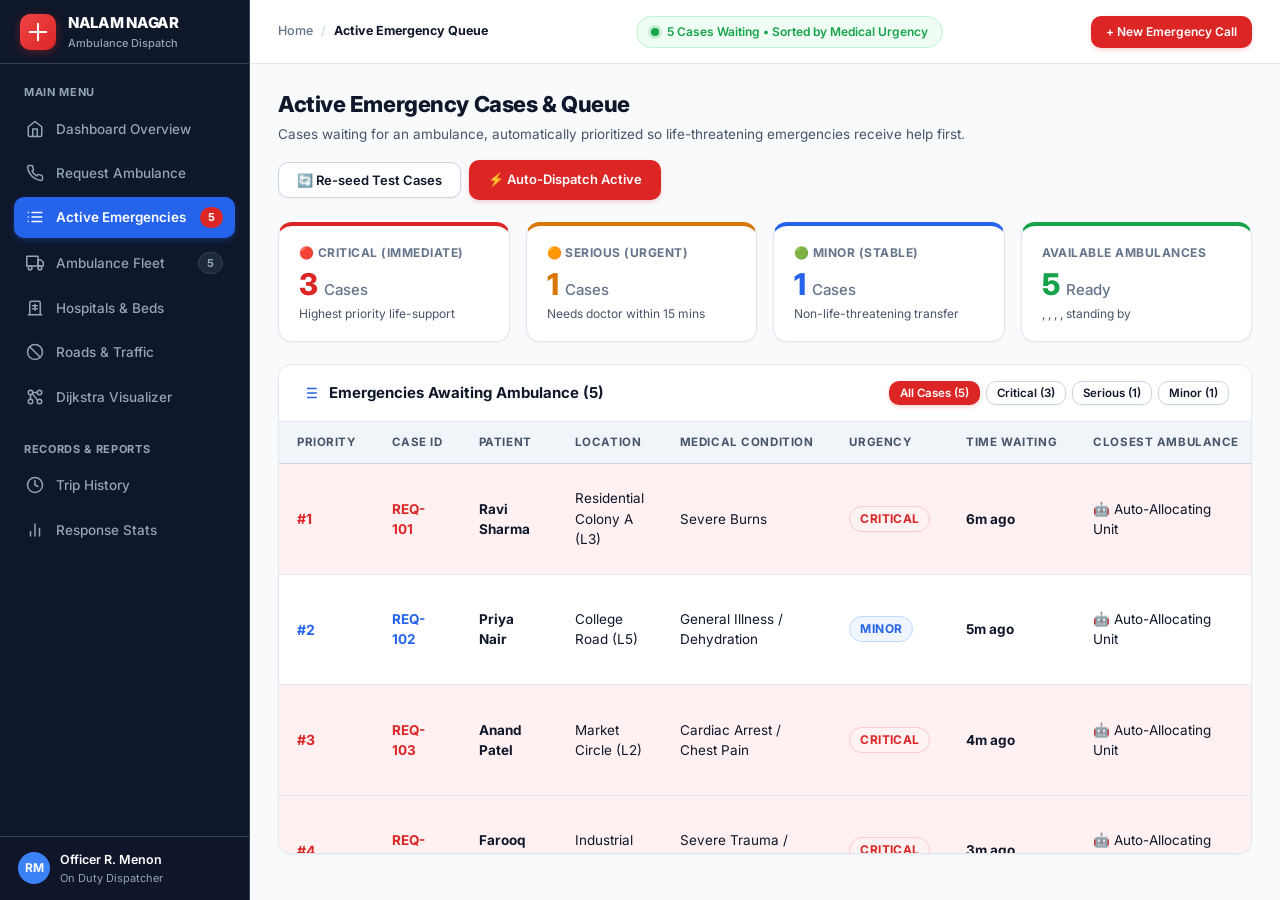
<file: queue.html>
<!DOCTYPE html>
<html lang="en">
<head>
  <meta charset="UTF-8">
  <meta name="viewport" content="width=device-width, initial-scale=1.0">
  <title>Active Emergencies & Dispatch Queue | Nalam Nagar</title>
  <link rel="stylesheet" href="styles.css">
</head>
<body>

<div class="app-shell">

  <!-- Friendly Sidebar Navigation -->
  <aside class="sidebar">
    <div class="sidebar-header">
      <div class="brand-emblem">
        <svg viewBox="0 0 24 24" width="20" height="20" fill="none" stroke="currentColor" stroke-width="2.5" stroke-linecap="round" stroke-linejoin="round">
          <path d="M12 2v20M2 12h20"/>
        </svg>
      </div>
      <div class="brand-titles">
        <span class="brand-name">NALAM NAGAR</span>
        <span class="brand-sector">Ambulance Dispatch</span>
      </div>
    </div>

    <div class="sidebar-nav">
      <div>
        <p class="nav-label">Main Menu</p>
        <ul class="nav-list">
          <li>
            <a href="index.html" class="nav-link">
              <svg viewBox="0 0 24 24" fill="none" stroke="currentColor" stroke-linecap="round" stroke-linejoin="round">
                <path d="M3 9l9-7 9 7v11a2 2 0 0 1-2 2H5a2 2 0 0 1-2-2z"/><polyline points="9 22 9 12 15 12 15 22"/>
              </svg>
              <span>Dashboard Overview</span>
            </a>
          </li>
          <li>
            <a href="intake.html" class="nav-link">
              <svg viewBox="0 0 24 24" fill="none" stroke="currentColor" stroke-linecap="round" stroke-linejoin="round">
                <path d="M22 16.92v3a2 2 0 0 1-2.18 2 19.79 19.79 0 0 1-8.63-3.07 19.5 19.5 0 0 1-6-6 19.79 19.79 0 0 1-3.07-8.67A2 2 0 0 1 4.11 2h3a2 2 0 0 1 2 1.72 12.84 12.84 0 0 0 .7 2.81 2 2 0 0 1-.45 2.11L8.09 9.91a16 16 0 0 0 6 6l1.27-1.27a2 2 0 0 1 2.11-.45 12.84 12.84 0 0 0 2.81.7A2 2 0 0 1 22 16.92z"/>
              </svg>
              <span>Request Ambulance</span>
            </a>
          </li>
          <li>
            <a href="queue.html" class="nav-link active">
              <svg viewBox="0 0 24 24" fill="none" stroke="currentColor" stroke-linecap="round" stroke-linejoin="round">
                <line x1="8" y1="6" x2="21" y2="6"/><line x1="8" y1="12" x2="21" y2="12"/><line x1="8" y1="18" x2="21" y2="18"/><line x1="3" y1="6" x2="3.01" y2="6"/><line x1="3" y1="12" x2="3.01" y2="12"/><line x1="3" y1="18" x2="3.01" y2="18"/>
              </svg>
              <span>Active Emergencies</span>
              <span class="nav-badge critical">14</span>
            </a>
          </li>
          <li>
            <a href="fleet.html" class="nav-link">
              <svg viewBox="0 0 24 24" fill="none" stroke="currentColor" stroke-linecap="round" stroke-linejoin="round">
                <rect x="1" y="3" width="15" height="13"/><polygon points="16 8 20 8 23 11 23 16 16 16 8"/><circle cx="5.5" cy="18.5" r="2.5"/><circle cx="18.5" cy="18.5" r="2.5"/>
              </svg>
              <span>Ambulance Fleet</span>
              <span class="nav-badge neutral">5</span>
            </a>
          </li>
          <li>
            <a href="hospitals.html" class="nav-link">
              <svg viewBox="0 0 24 24" fill="none" stroke="currentColor" stroke-linecap="round" stroke-linejoin="round">
                <path d="M3 21h18M5 21V5a2 2 0 0 1 2-2h10a2 2 0 0 1 2 2v16M9 9h6M9 13h6M12 7v8"/>
              </svg>
              <span>Hospitals & Beds</span>
            </a>
          </li>
          <li>
            <a href="traffic.html" class="nav-link">
              <svg viewBox="0 0 24 24" fill="none" stroke="currentColor" stroke-linecap="round" stroke-linejoin="round">
                <circle cx="12" cy="12" r="10"/><line x1="4.93" y1="4.93" x2="19.07" y2="19.07"/>
              </svg>
              <span>Roads & Traffic</span>
            </a>
          </li>
          <li>
            <a href="dijkstra.html" class="nav-link">
              <svg viewBox="0 0 24 24" fill="none" stroke="currentColor" stroke-width="2" stroke-linecap="round" stroke-linejoin="round">
                <circle cx="6" cy="6" r="3"/><circle cx="18" cy="18" r="3"/><circle cx="18" cy="6" r="3"/><circle cx="6" cy="18" r="3"/>
                <line x1="8.5" y1="7.5" x2="15.5" y2="16.5"/><line x1="9" y1="6" x2="15" y2="6"/><line x1="6" y1="9" x2="6" y2="15"/>
              </svg>
              <span>Dijkstra Visualizer</span>
            </a>
          </li>
        </ul>
      </div>

      <div>
        <p class="nav-label">Records & Reports</p>
        <ul class="nav-list">
          <li>
            <a href="history.html" class="nav-link">
              <svg viewBox="0 0 24 24" fill="none" stroke="currentColor" stroke-linecap="round" stroke-linejoin="round">
                <circle cx="12" cy="12" r="10"/><polyline points="12 6 12 12 16 14"/>
              </svg>
              <span>Trip History</span>
            </a>
          </li>
          <li>
            <a href="analytics.html" class="nav-link">
              <svg viewBox="0 0 24 24" fill="none" stroke="currentColor" stroke-linecap="round" stroke-linejoin="round">
                <line x1="18" y1="20" x2="18" y2="10"/><line x1="12" y1="20" x2="12" y2="4"/><line x1="6" y1="20" x2="6" y2="14"/>
              </svg>
              <span>Response Stats</span>
            </a>
          </li>
        </ul>
      </div>
    </div>

    <div class="sidebar-footer">
      <div class="operator-badge">RM</div>
      <div class="operator-meta">
        <span class="operator-name">Officer R. Menon</span>
        <span class="operator-role">On Duty Dispatcher</span>
      </div>
    </div>
  </aside>

  <!-- Main Viewport -->
  <div class="main-wrapper">

    <!-- Top Header -->
    <header class="top-header">
      <div class="header-left">
        <nav class="breadcrumb-trail" aria-label="Breadcrumb">
          <a href="index.html" style="color: var(--text-muted); text-decoration: none;">Home</a>
          <span class="sep">/</span>
          <span class="current">Active Emergency Queue</span>
        </nav>
      </div>

      <div class="header-center">
        <div class="tactical-status-indicator" id="queue-tactical-indicator">
          <span class="pulse-dot"></span>
          <span>14 Cases Waiting &bull; Sorted by Medical Urgency</span>
        </div>
      </div>

      <div class="header-right">
        <a href="intake.html" class="btn-action btn-action-primary" style="padding: 6px 14px; font-size: 12px;">
          + New Emergency Call
        </a>
      </div>
    </header>

    <!-- Scrollable Content -->
    <main class="viewport-content">

      <!-- View Title -->
      <div class="control-bar">
        <div class="control-bar-titles">
          <h1>Active Emergency Cases & Queue</h1>
          <p>Cases waiting for an ambulance, automatically prioritized so life-threatening emergencies receive help first.</p>
        </div>
        <div class="control-bar-actions" style="display: flex; gap: 8px;">
          <button id="btn-reseed-samples" class="btn-action btn-action-secondary" onclick="reseedSampleData()" style="cursor: pointer;" title="Re-populate test emergencies to see auto-dispatch in action">
            <span>🔄 Re-seed Test Cases</span>
          </button>
          <a href="#" id="btn-toggle-autodispatch" class="btn-action btn-action-primary">
            <span>⚡ Auto-Dispatch Active</span>
          </a>
        </div>
      </div>

      <!-- Queue Summary Stats Strip -->
      <section class="tactical-kpi-strip">
        <article class="kpi-metric-box critical">
          <span class="kpi-tag">🔴 Critical (Immediate)</span>
          <span class="kpi-num" id="queue-kpi-critical">7 <span style="font-size: 15px; color: var(--text-muted); font-weight: 500;">Cases</span></span>
          <span class="kpi-note" id="queue-kpi-critical-note">Highest priority life-support</span>
        </article>

        <article class="kpi-metric-box amber">
          <span class="kpi-tag">🟠 Serious (Urgent)</span>
          <span class="kpi-num" id="queue-kpi-serious">5 <span style="font-size: 15px; color: var(--text-muted); font-weight: 500;">Cases</span></span>
          <span class="kpi-note" id="queue-kpi-serious-note">Needs doctor within 15 mins</span>
        </article>

        <article class="kpi-metric-box cyan">
          <span class="kpi-tag">🟢 Minor (Stable)</span>
          <span class="kpi-num" id="queue-kpi-minor">2 <span style="font-size: 15px; color: var(--text-muted); font-weight: 500;">Cases</span></span>
          <span class="kpi-note" id="queue-kpi-minor-note">Non-life-threatening transfer</span>
        </article>

        <article class="kpi-metric-box available">
          <span class="kpi-tag">Available Ambulances</span>
          <span class="kpi-num" id="queue-kpi-ambulances">3 <span style="font-size: 15px; color: var(--text-muted); font-weight: 500;">Ready</span></span>
          <span class="kpi-note" id="queue-kpi-ambulances-note">AMB-1, AMB-3, AMB-4 standing by</span>
        </article>
      </section>

      <!-- Queue Table Panel -->
      <section class="panel-card">
        <div class="panel-header">
          <div class="panel-title">
            <svg viewBox="0 0 24 24" width="18" height="18" fill="none" stroke="currentColor" stroke-width="2">
              <line x1="8" y1="6" x2="21" y2="6"/><line x1="8" y1="12" x2="21" y2="12"/><line x1="8" y1="18" x2="21" y2="18"/>
            </svg>
            <h2 id="queue-table-title">Emergencies Awaiting Ambulance (14)</h2>
          </div>
          <div style="display: flex; gap: 6px;">
            <button class="btn-action btn-action-primary" id="btn-filter-all" onclick="setQueueFilter('ALL')" style="font-size: 11.5px; padding: 4px 10px;">All Cases (14)</button>
            <button class="btn-action btn-action-secondary" id="btn-filter-critical" onclick="setQueueFilter('CRITICAL')" style="font-size: 11.5px; padding: 4px 10px;">Critical (7)</button>
            <button class="btn-action btn-action-secondary" id="btn-filter-serious" onclick="setQueueFilter('SERIOUS')" style="font-size: 11.5px; padding: 4px 10px;">Serious (5)</button>
            <button class="btn-action btn-action-secondary" id="btn-filter-minor" onclick="setQueueFilter('MINOR')" style="font-size: 11.5px; padding: 4px 10px;">Minor (2)</button>
          </div>
        </div>

        <div style="overflow-x: auto;">
          <table class="tactical-table">
            <thead>
              <tr>
                <th style="width: 50px;">Priority</th>
                <th>Case ID</th>
                <th>Patient</th>
                <th>Location</th>
                <th>Medical Condition</th>
                <th>Urgency</th>
                <th>Time Waiting</th>
                <th>Closest Ambulance</th>
                <th>Best Hospital</th>
                <th style="text-align: right;">Action</th>
              </tr>
            </thead>
            <tbody id="queue-tbody">
              <!-- Dynamically populated from Java REST API -->
            </tbody>
          </table>
        </div>
      </section>

    </main>
  </div>

</div>

<script src="app.js"></script>
</body>
</html>
</file>
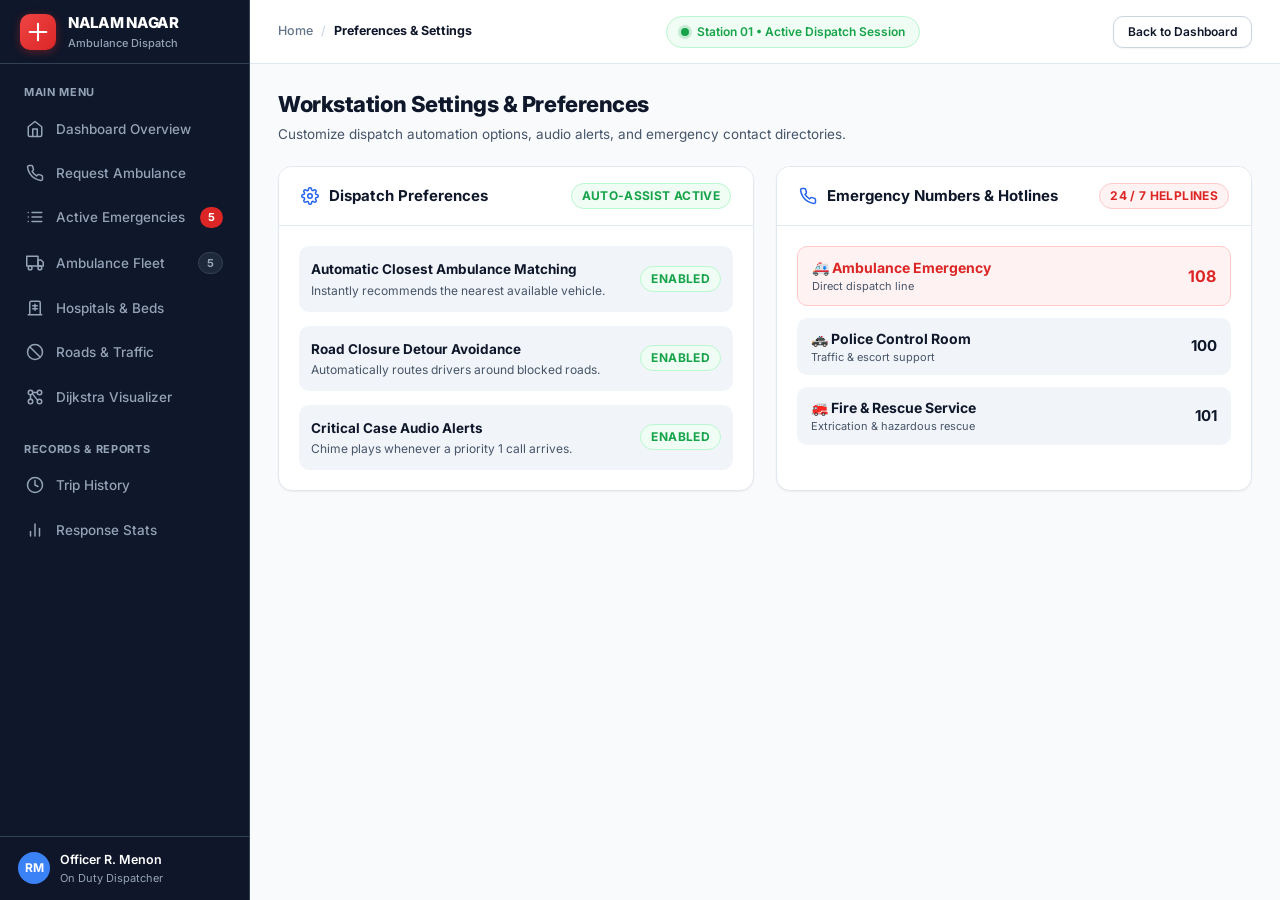
<file: settings.html>
<!DOCTYPE html>
<html lang="en">
<head>
  <meta charset="UTF-8">
  <meta name="viewport" content="width=device-width, initial-scale=1.0">
  <title>Settings & Preferences | Nalam Nagar</title>
  <link rel="stylesheet" href="styles.css">
</head>
<body>

<div class="app-shell">

  <!-- Friendly Sidebar Navigation -->
  <aside class="sidebar">
    <div class="sidebar-header">
      <div class="brand-emblem">
        <svg viewBox="0 0 24 24" width="20" height="20" fill="none" stroke="currentColor" stroke-width="2.5" stroke-linecap="round" stroke-linejoin="round">
          <path d="M12 2v20M2 12h20"/>
        </svg>
      </div>
      <div class="brand-titles">
        <span class="brand-name">NALAM NAGAR</span>
        <span class="brand-sector">Ambulance Dispatch</span>
      </div>
    </div>

    <div class="sidebar-nav">
      <div>
        <p class="nav-label">Main Menu</p>
        <ul class="nav-list">
          <li>
            <a href="index.html" class="nav-link">
              <svg viewBox="0 0 24 24" fill="none" stroke="currentColor" stroke-linecap="round" stroke-linejoin="round">
                <path d="M3 9l9-7 9 7v11a2 2 0 0 1-2 2H5a2 2 0 0 1-2-2z"/><polyline points="9 22 9 12 15 12 15 22"/>
              </svg>
              <span>Dashboard Overview</span>
            </a>
          </li>
          <li>
            <a href="intake.html" class="nav-link">
              <svg viewBox="0 0 24 24" fill="none" stroke="currentColor" stroke-linecap="round" stroke-linejoin="round">
                <path d="M22 16.92v3a2 2 0 0 1-2.18 2 19.79 19.79 0 0 1-8.63-3.07 19.5 19.5 0 0 1-6-6 19.79 19.79 0 0 1-3.07-8.67A2 2 0 0 1 4.11 2h3a2 2 0 0 1 2 1.72 12.84 12.84 0 0 0 .7 2.81 2 2 0 0 1-.45 2.11L8.09 9.91a16 16 0 0 0 6 6l1.27-1.27a2 2 0 0 1 2.11-.45 12.84 12.84 0 0 0 2.81.7A2 2 0 0 1 22 16.92z"/>
              </svg>
              <span>Request Ambulance</span>
            </a>
          </li>
          <li>
            <a href="queue.html" class="nav-link">
              <svg viewBox="0 0 24 24" fill="none" stroke="currentColor" stroke-linecap="round" stroke-linejoin="round">
                <line x1="8" y1="6" x2="21" y2="6"/><line x1="8" y1="12" x2="21" y2="12"/><line x1="8" y1="18" x2="21" y2="18"/><line x1="3" y1="6" x2="3.01" y2="6"/><line x1="3" y1="12" x2="3.01" y2="12"/><line x1="3" y1="18" x2="3.01" y2="18"/>
              </svg>
              <span>Active Emergencies</span>
              <span class="nav-badge critical">14</span>
            </a>
          </li>
          <li>
            <a href="fleet.html" class="nav-link">
              <svg viewBox="0 0 24 24" fill="none" stroke="currentColor" stroke-linecap="round" stroke-linejoin="round">
                <rect x="1" y="3" width="15" height="13"/><polygon points="16 8 20 8 23 11 23 16 16 16 8"/><circle cx="5.5" cy="18.5" r="2.5"/><circle cx="18.5" cy="18.5" r="2.5"/>
              </svg>
              <span>Ambulance Fleet</span>
              <span class="nav-badge neutral">5</span>
            </a>
          </li>
          <li>
            <a href="hospitals.html" class="nav-link">
              <svg viewBox="0 0 24 24" fill="none" stroke="currentColor" stroke-linecap="round" stroke-linejoin="round">
                <path d="M3 21h18M5 21V5a2 2 0 0 1 2-2h10a2 2 0 0 1 2 2v16M9 9h6M9 13h6M12 7v8"/>
              </svg>
              <span>Hospitals & Beds</span>
            </a>
          </li>
          <li>
            <a href="traffic.html" class="nav-link">
              <svg viewBox="0 0 24 24" fill="none" stroke="currentColor" stroke-linecap="round" stroke-linejoin="round">
                <circle cx="12" cy="12" r="10"/><line x1="4.93" y1="4.93" x2="19.07" y2="19.07"/>
              </svg>
              <span>Roads & Traffic</span>
            </a>
          </li>
          <li>
            <a href="dijkstra.html" class="nav-link">
              <svg viewBox="0 0 24 24" fill="none" stroke="currentColor" stroke-width="2" stroke-linecap="round" stroke-linejoin="round">
                <circle cx="6" cy="6" r="3"/><circle cx="18" cy="18" r="3"/><circle cx="18" cy="6" r="3"/><circle cx="6" cy="18" r="3"/>
                <line x1="8.5" y1="7.5" x2="15.5" y2="16.5"/><line x1="9" y1="6" x2="15" y2="6"/><line x1="6" y1="9" x2="6" y2="15"/>
              </svg>
              <span>Dijkstra Visualizer</span>
            </a>
          </li>
        </ul>
      </div>

      <div>
        <p class="nav-label">Records & Reports</p>
        <ul class="nav-list">
          <li>
            <a href="history.html" class="nav-link">
              <svg viewBox="0 0 24 24" fill="none" stroke="currentColor" stroke-linecap="round" stroke-linejoin="round">
                <circle cx="12" cy="12" r="10"/><polyline points="12 6 12 12 16 14"/>
              </svg>
              <span>Trip History</span>
            </a>
          </li>
          <li>
            <a href="analytics.html" class="nav-link">
              <svg viewBox="0 0 24 24" fill="none" stroke="currentColor" stroke-linecap="round" stroke-linejoin="round">
                <line x1="18" y1="20" x2="18" y2="10"/><line x1="12" y1="20" x2="12" y2="4"/><line x1="6" y1="20" x2="6" y2="14"/>
              </svg>
              <span>Response Stats</span>
            </a>
          </li>
        </ul>
      </div>
    </div>

    <div class="sidebar-footer">
      <div class="operator-badge">RM</div>
      <div class="operator-meta">
        <span class="operator-name">Officer R. Menon</span>
        <span class="operator-role">On Duty Dispatcher</span>
      </div>
    </div>
  </aside>

  <!-- Main Viewport -->
  <div class="main-wrapper">

    <!-- Top Header -->
    <header class="top-header">
      <div class="header-left">
        <nav class="breadcrumb-trail" aria-label="Breadcrumb">
          <a href="index.html" style="color: var(--text-muted); text-decoration: none;">Home</a>
          <span class="sep">/</span>
          <span class="current">Preferences & Settings</span>
        </nav>
      </div>

      <div class="header-center">
        <div class="tactical-status-indicator">
          <span class="pulse-dot"></span>
          <span>Station 01 &bull; Active Dispatch Session</span>
        </div>
      </div>

      <div class="header-right">
        <a href="index.html" class="btn-action btn-action-secondary" style="padding: 6px 14px; font-size: 12px;">
          Back to Dashboard
        </a>
      </div>
    </header>

    <!-- Scrollable Content -->
    <main class="viewport-content">

      <!-- View Title -->
      <div class="control-bar">
        <div class="control-bar-titles">
          <h1>Workstation Settings & Preferences</h1>
          <p>Customize dispatch automation options, audio alerts, and emergency contact directories.</p>
        </div>
      </div>

      <!-- Settings Cards Grid -->
      <div style="display: grid; grid-template-columns: repeat(auto-fit, minmax(420px, 1fr)); gap: 22px;">

        <!-- Panel 1: Dispatch Automation -->
        <section class="panel-card">
          <div class="panel-header">
            <div class="panel-title">
              <svg viewBox="0 0 24 24" width="18" height="18" fill="none" stroke="currentColor" stroke-width="2">
                <circle cx="12" cy="12" r="3"/>
                <path d="M19.4 15a1.65 1.65 0 0 0 .33 1.82l.06.06a2 2 0 0 1 0 2.83 2 2 0 0 1-2.83 0l-.06-.06a1.65 1.65 0 0 0-1.82-.33 1.65 1.65 0 0 0-1 1.51V21a2 2 0 0 1-2 2 2 2 0 0 1-2-2v-.09A1.65 1.65 0 0 0 9 19.4a1.65 1.65 0 0 0-1.82.33l-.06.06a2 2 0 0 1-2.83 0 2 2 0 0 1 0-2.83l.06-.06a1.65 1.65 0 0 0 .33-1.82 1.65 1.65 0 0 0-1.51-1H3a2 2 0 0 1-2-2 2 2 0 0 1 2-2h.09A1.65 1.65 0 0 0 4.6 9a1.65 1.65 0 0 0-.33-1.82l-.06-.06a2 2 0 0 1 0-2.83 2 2 0 0 1 2.83 0l.06.06a1.65 1.65 0 0 0 1.82.33H9a1.65 1.65 0 0 0 1-1.51V3a2 2 0 0 1 2-2 2 2 0 0 1 2 2v.09a1.65 1.65 0 0 0 1 1.51 1.65 1.65 0 0 0 1.82-.33l.06-.06a2 2 0 0 1 2.83 0 2 2 0 0 1 0 2.83l-.06.06a1.65 1.65 0 0 0-.33 1.82V9a1.65 1.65 0 0 0 1.51 1H21a2 2 0 0 1 2 2 2 2 0 0 1-2 2h-.09a1.65 1.65 0 0 0-1.51 1z"/>
              </svg>
              <h2>Dispatch Preferences</h2>
            </div>
            <span class="badge badge-assigned">Auto-Assist Active</span>
          </div>

          <div style="padding: 20px; display: flex; flex-direction: column; gap: 14px;">
            <div style="display: flex; justify-content: space-between; align-items: center; padding: 12px; background: var(--bg-surface-alt); border-radius: var(--r-md);">
              <div>
                <strong style="font-size: 13.5px; color: var(--text-main);">Automatic Closest Ambulance Matching</strong>
                <p style="font-size: 12px; color: var(--text-secondary); margin: 2px 0 0 0;">Instantly recommends the nearest available vehicle.</p>
              </div>
              <span class="badge badge-assigned">Enabled</span>
            </div>

            <div style="display: flex; justify-content: space-between; align-items: center; padding: 12px; background: var(--bg-surface-alt); border-radius: var(--r-md);">
              <div>
                <strong style="font-size: 13.5px; color: var(--text-main);">Road Closure Detour Avoidance</strong>
                <p style="font-size: 12px; color: var(--text-secondary); margin: 2px 0 0 0;">Automatically routes drivers around blocked roads.</p>
              </div>
              <span class="badge badge-assigned">Enabled</span>
            </div>

            <div style="display: flex; justify-content: space-between; align-items: center; padding: 12px; background: var(--bg-surface-alt); border-radius: var(--r-md);">
              <div>
                <strong style="font-size: 13.5px; color: var(--text-main);">Critical Case Audio Alerts</strong>
                <p style="font-size: 12px; color: var(--text-secondary); margin: 2px 0 0 0;">Chime plays whenever a priority 1 call arrives.</p>
              </div>
              <span class="badge badge-assigned">Enabled</span>
            </div>
          </div>
        </section>

        <!-- Panel 2: Emergency Contact Numbers -->
        <section class="panel-card">
          <div class="panel-header">
            <div class="panel-title">
              <svg viewBox="0 0 24 24" width="18" height="18" fill="none" stroke="currentColor" stroke-width="2">
                <path d="M22 16.92v3a2 2 0 0 1-2.18 2 19.79 19.79 0 0 1-8.63-3.07 19.5 19.5 0 0 1-6-6 19.79 19.79 0 0 1-3.07-8.67A2 2 0 0 1 4.11 2h3a2 2 0 0 1 2 1.72 12.84 12.84 0 0 0 .7 2.81 2 2 0 0 1-.45 2.11L8.09 9.91a16 16 0 0 0 6 6l1.27-1.27a2 2 0 0 1 2.11-.45 12.84 12.84 0 0 0 2.81.7A2 2 0 0 1 22 16.92z"/>
              </svg>
              <h2>Emergency Numbers & Hotlines</h2>
            </div>
            <span class="badge badge-critical">24 / 7 Helplines</span>
          </div>

          <div style="padding: 20px; display: flex; flex-direction: column; gap: 12px;">
            <div style="display: flex; justify-content: space-between; align-items: center; padding: 10px 14px; background: var(--accent-red-bg); border: 1px solid var(--accent-red-border); border-radius: var(--r-md);">
              <div>
                <strong style="color: var(--accent-red);">🚑 Ambulance Emergency</strong>
                <span style="display: block; font-size: 11px; color: var(--text-secondary);">Direct dispatch line</span>
              </div>
              <strong style="font-size: 16px; color: var(--accent-red);">108</strong>
            </div>

            <div style="display: flex; justify-content: space-between; align-items: center; padding: 10px 14px; background: var(--bg-surface-alt); border-radius: var(--r-md);">
              <div>
                <strong>🚓 Police Control Room</strong>
                <span style="display: block; font-size: 11px; color: var(--text-secondary);">Traffic & escort support</span>
              </div>
              <strong style="font-size: 15px; color: var(--text-main);">100</strong>
            </div>

            <div style="display: flex; justify-content: space-between; align-items: center; padding: 10px 14px; background: var(--bg-surface-alt); border-radius: var(--r-md);">
              <div>
                <strong>🚒 Fire & Rescue Service</strong>
                <span style="display: block; font-size: 11px; color: var(--text-secondary);">Extrication & hazardous rescue</span>
              </div>
              <strong style="font-size: 15px; color: var(--text-main);">101</strong>
            </div>
          </div>
        </section>

      </div>

    </main>
  </div>

</div>

<script src="app.js"></script>
</body>
</html>
</file>
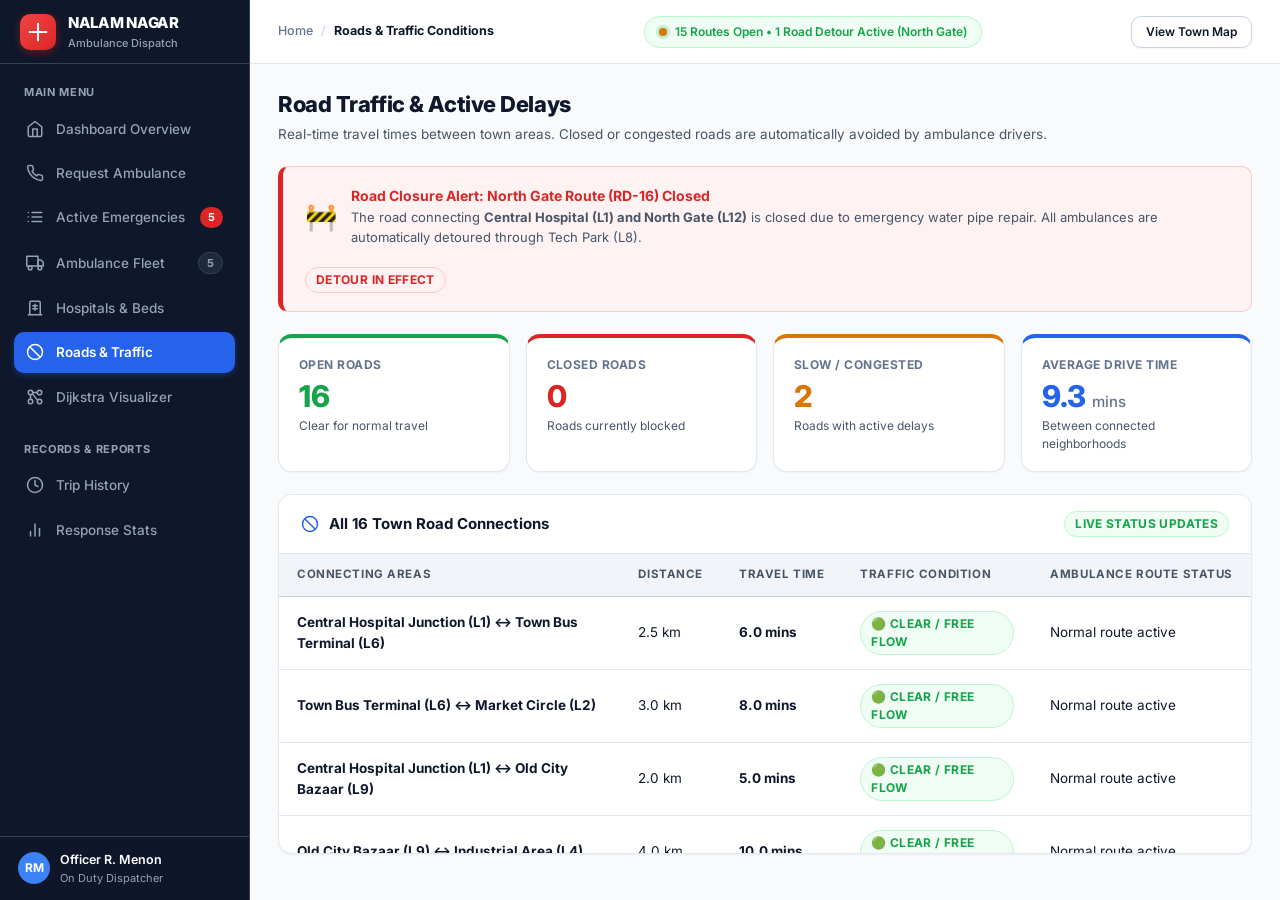
<file: traffic.html>
<!DOCTYPE html>
<html lang="en">
<head>
  <meta charset="UTF-8">
  <meta name="viewport" content="width=device-width, initial-scale=1.0">
  <title>Road Traffic & Active Delays | Nalam Nagar</title>
  <link rel="stylesheet" href="styles.css">
</head>
<body>

<div class="app-shell">

  <!-- Friendly Sidebar Navigation -->
  <aside class="sidebar">
    <div class="sidebar-header">
      <div class="brand-emblem">
        <svg viewBox="0 0 24 24" width="20" height="20" fill="none" stroke="currentColor" stroke-width="2.5" stroke-linecap="round" stroke-linejoin="round">
          <path d="M12 2v20M2 12h20"/>
        </svg>
      </div>
      <div class="brand-titles">
        <span class="brand-name">NALAM NAGAR</span>
        <span class="brand-sector">Ambulance Dispatch</span>
      </div>
    </div>

    <div class="sidebar-nav">
      <div>
        <p class="nav-label">Main Menu</p>
        <ul class="nav-list">
          <li>
            <a href="index.html" class="nav-link">
              <svg viewBox="0 0 24 24" fill="none" stroke="currentColor" stroke-linecap="round" stroke-linejoin="round">
                <path d="M3 9l9-7 9 7v11a2 2 0 0 1-2 2H5a2 2 0 0 1-2-2z"/><polyline points="9 22 9 12 15 12 15 22"/>
              </svg>
              <span>Dashboard Overview</span>
            </a>
          </li>
          <li>
            <a href="intake.html" class="nav-link">
              <svg viewBox="0 0 24 24" fill="none" stroke="currentColor" stroke-linecap="round" stroke-linejoin="round">
                <path d="M22 16.92v3a2 2 0 0 1-2.18 2 19.79 19.79 0 0 1-8.63-3.07 19.5 19.5 0 0 1-6-6 19.79 19.79 0 0 1-3.07-8.67A2 2 0 0 1 4.11 2h3a2 2 0 0 1 2 1.72 12.84 12.84 0 0 0 .7 2.81 2 2 0 0 1-.45 2.11L8.09 9.91a16 16 0 0 0 6 6l1.27-1.27a2 2 0 0 1 2.11-.45 12.84 12.84 0 0 0 2.81.7A2 2 0 0 1 22 16.92z"/>
              </svg>
              <span>Request Ambulance</span>
            </a>
          </li>
          <li>
            <a href="queue.html" class="nav-link">
              <svg viewBox="0 0 24 24" fill="none" stroke="currentColor" stroke-linecap="round" stroke-linejoin="round">
                <line x1="8" y1="6" x2="21" y2="6"/><line x1="8" y1="12" x2="21" y2="12"/><line x1="8" y1="18" x2="21" y2="18"/><line x1="3" y1="6" x2="3.01" y2="6"/><line x1="3" y1="12" x2="3.01" y2="12"/><line x1="3" y1="18" x2="3.01" y2="18"/>
              </svg>
              <span>Active Emergencies</span>
              <span class="nav-badge critical">14</span>
            </a>
          </li>
          <li>
            <a href="fleet.html" class="nav-link">
              <svg viewBox="0 0 24 24" fill="none" stroke="currentColor" stroke-linecap="round" stroke-linejoin="round">
                <rect x="1" y="3" width="15" height="13"/><polygon points="16 8 20 8 23 11 23 16 16 16 8"/><circle cx="5.5" cy="18.5" r="2.5"/><circle cx="18.5" cy="18.5" r="2.5"/>
              </svg>
              <span>Ambulance Fleet</span>
              <span class="nav-badge neutral">5</span>
            </a>
          </li>
          <li>
            <a href="hospitals.html" class="nav-link">
              <svg viewBox="0 0 24 24" fill="none" stroke="currentColor" stroke-linecap="round" stroke-linejoin="round">
                <path d="M3 21h18M5 21V5a2 2 0 0 1 2-2h10a2 2 0 0 1 2 2v16M9 9h6M9 13h6M12 7v8"/>
              </svg>
              <span>Hospitals & Beds</span>
            </a>
          </li>
          <li>
            <a href="traffic.html" class="nav-link active">
              <svg viewBox="0 0 24 24" fill="none" stroke="currentColor" stroke-linecap="round" stroke-linejoin="round">
                <circle cx="12" cy="12" r="10"/><line x1="4.93" y1="4.93" x2="19.07" y2="19.07"/>
              </svg>
              <span>Roads & Traffic</span>
            </a>
          </li>
          <li>
            <a href="dijkstra.html" class="nav-link">
              <svg viewBox="0 0 24 24" fill="none" stroke="currentColor" stroke-width="2" stroke-linecap="round" stroke-linejoin="round">
                <circle cx="6" cy="6" r="3"/><circle cx="18" cy="18" r="3"/><circle cx="18" cy="6" r="3"/><circle cx="6" cy="18" r="3"/>
                <line x1="8.5" y1="7.5" x2="15.5" y2="16.5"/><line x1="9" y1="6" x2="15" y2="6"/><line x1="6" y1="9" x2="6" y2="15"/>
              </svg>
              <span>Dijkstra Visualizer</span>
            </a>
          </li>
        </ul>
      </div>

      <div>
        <p class="nav-label">Records & Reports</p>
        <ul class="nav-list">
          <li>
            <a href="history.html" class="nav-link">
              <svg viewBox="0 0 24 24" fill="none" stroke="currentColor" stroke-linecap="round" stroke-linejoin="round">
                <circle cx="12" cy="12" r="10"/><polyline points="12 6 12 12 16 14"/>
              </svg>
              <span>Trip History</span>
            </a>
          </li>
          <li>
            <a href="analytics.html" class="nav-link">
              <svg viewBox="0 0 24 24" fill="none" stroke="currentColor" stroke-linecap="round" stroke-linejoin="round">
                <line x1="18" y1="20" x2="18" y2="10"/><line x1="12" y1="20" x2="12" y2="4"/><line x1="6" y1="20" x2="6" y2="14"/>
              </svg>
              <span>Response Stats</span>
            </a>
          </li>
        </ul>
      </div>
    </div>

    <div class="sidebar-footer">
      <div class="operator-badge">RM</div>
      <div class="operator-meta">
        <span class="operator-name">Officer R. Menon</span>
        <span class="operator-role">On Duty Dispatcher</span>
      </div>
    </div>
  </aside>

  <!-- Main Viewport -->
  <div class="main-wrapper">

    <!-- Top Header -->
    <header class="top-header">
      <div class="header-left">
        <nav class="breadcrumb-trail" aria-label="Breadcrumb">
          <a href="index.html" style="color: var(--text-muted); text-decoration: none;">Home</a>
          <span class="sep">/</span>
          <span class="current">Roads & Traffic Conditions</span>
        </nav>
      </div>

      <div class="header-center">
        <div class="tactical-status-indicator">
          <span class="pulse-dot" style="background-color: var(--accent-amber);"></span>
          <span>15 Routes Open &bull; 1 Road Detour Active (North Gate)</span>
        </div>
      </div>

      <div class="header-right">
        <a href="index.html" class="btn-action btn-action-secondary" style="padding: 6px 14px; font-size: 12px;">
          View Town Map
        </a>
      </div>
    </header>

    <!-- Scrollable Content -->
    <main class="viewport-content">

      <!-- View Title -->
      <div class="control-bar">
        <div class="control-bar-titles">
          <h1>Road Traffic & Active Delays</h1>
          <p>Real-time travel times between town areas. Closed or congested roads are automatically avoided by ambulance drivers.</p>
        </div>
      </div>

      <!-- Road Closure Alert Card -->
      <section style="background-color: #fef2f2; border: 1px solid #fecaca; border-left: 5px solid var(--accent-red); border-radius: var(--r-md); padding: 18px 22px; margin-bottom: 22px; display: flex; align-items: center; justify-content: space-between; gap: 20px; flex-wrap: wrap;">
        <div style="display: flex; align-items: center; gap: 14px;">
          <span style="font-size: 26px;">🚧</span>
          <div>
            <strong style="color: var(--accent-red); font-size: 14px;">Road Closure Alert: North Gate Route (RD-16) Closed</strong>
            <p style="font-size: 13px; color: var(--text-secondary); margin: 2px 0 0 0;">
              The road connecting <strong>Central Hospital (L1) and North Gate (L12)</strong> is closed due to emergency water pipe repair. All ambulances are automatically detoured through Tech Park (L8).
            </p>
          </div>
        </div>
        <span class="badge badge-critical">Detour in effect</span>
      </section>

      <!-- KPI Strip -->
      <section class="tactical-kpi-strip">
        <article class="kpi-metric-box available">
          <span class="kpi-tag">Open Roads</span>
          <span class="kpi-num" id="traffic-kpi-open">16</span>
          <span class="kpi-note">Clear for normal travel</span>
        </article>

        <article class="kpi-metric-box critical">
          <span class="kpi-tag">Closed Roads</span>
          <span class="kpi-num" id="traffic-kpi-closed">0</span>
          <span class="kpi-note">Roads currently blocked</span>
        </article>

        <article class="kpi-metric-box amber">
          <span class="kpi-tag">Slow / Congested</span>
          <span class="kpi-num" id="traffic-kpi-slow">0</span>
          <span class="kpi-note">Roads with active delays</span>
        </article>

        <article class="kpi-metric-box cyan">
          <span class="kpi-tag">Average Drive Time</span>
          <span class="kpi-num" id="traffic-kpi-avg">9.0 <span style="font-size: 15px; color: var(--text-muted); font-weight: 500;">mins</span></span>
          <span class="kpi-note">Between connected neighborhoods</span>
        </article>
      </section>

      <!-- 16 Road Routes Table -->
      <section class="panel-card">
        <div class="panel-header">
          <div class="panel-title">
            <svg viewBox="0 0 24 24" width="18" height="18" fill="none" stroke="currentColor" stroke-width="2">
              <circle cx="12" cy="12" r="10"/><line x1="4.93" y1="4.93" x2="19.07" y2="19.07"/>
            </svg>
            <h2>All 16 Town Road Connections</h2>
          </div>
          <span class="badge badge-assigned">Live Status Updates</span>
        </div>

        <div style="overflow-x: auto;">
          <table class="tactical-table">
            <thead>
              <tr>
                <th>Connecting Areas</th>
                <th>Distance</th>
                <th>Travel Time</th>
                <th>Traffic Condition</th>
                <th>Ambulance Route Status</th>
              </tr>
            </thead>
            <tbody id="traffic-tbody">
              <!-- Dynamically populated from Java REST API (/api/roads) -->
            </tbody>
          </table>
        </div>
      </section>

    </main>
  </div>

</div>

<script src="app.js"></script>
</body>
</html>
</file>
<file: frontend/styles.css>
/* ==========================================================================
   NALAM NAGAR — EMERGENCY AMBULANCE DISPATCH
   Human-Centered, Clear, and Intuitive UX for Emergency Teams & Everyday Operators
   Aesthetic: Clean Modern Healthcare & Emergency Operations
   ========================================================================== */

@import url('https://fonts.googleapis.com/css2?family=Inter:wght@400;500;600;700;800&family=JetBrains+Mono:wght@500;700&display=swap');

:root {
  /* Layout Dimensions */
  --sidebar-w: 250px;
  --header-h: 64px;

  /* Fresh, Human-Friendly Color Palette */
  --bg-page: #f8fafc;
  --bg-surface: #ffffff;
  --bg-surface-alt: #f1f5f9;
  --bg-surface-hover: #e2e8f0;

  /* Sidebar Deep Navy (Professional & Grounded) */
  --sidebar-bg: #0f172a;
  --sidebar-surface: #1e293b;
  --sidebar-text: #f8fafc;
  --sidebar-text-muted: #94a3b8;
  --sidebar-border: #334155;

  /* Clean Borders & Dividers */
  --border-light: #e2e8f0;
  --border-medium: #cbd5e1;
  --border-focus: #3b82f6;

  /* Typography Colors */
  --text-main: #0f172a;
  --text-secondary: #475569;
  --text-muted: #64748b;
  --text-white: #ffffff;

  /* Clear Emergency & Healthcare Accents */
  --accent-red: #dc2626;
  --accent-red-bg: #fef2f2;
  --accent-red-border: #fecaca;

  --accent-amber: #d97706;
  --accent-amber-bg: #fffbeb;
  --accent-amber-border: #fde68a;

  --accent-green: #16a34a;
  --accent-green-bg: #f0fdf4;
  --accent-green-border: #bbf7d0;

  --accent-blue: #2563eb;
  --accent-blue-bg: #eff6ff;
  --accent-blue-border: #bfdbfe;

  --accent-cyan: #0284c7;
  --accent-cyan-bg: #f0f9ff;
  --accent-cyan-border: #bae6fd;

  /* Typography */
  --font-sans: 'Inter', -apple-system, BlinkMacSystemFont, "Segoe UI", Roboto, sans-serif;
  --font-mono: 'JetBrains Mono', monospace;

  /* Smooth Rounded Radii */
  --r-sm: 6px;
  --r-md: 10px;
  --r-lg: 14px;
  --r-full: 9999px;

  /* Soft Shadows */
  --shadow-sm: 0 1px 2px 0 rgba(0, 0, 0, 0.05);
  --shadow-md: 0 4px 6px -1px rgba(0, 0, 0, 0.07), 0 2px 4px -2px rgba(0, 0, 0, 0.05);
  --shadow-lg: 0 10px 15px -3px rgba(0, 0, 0, 0.08), 0 4px 6px -4px rgba(0, 0, 0, 0.04);
}

/* Base Reset */
*, *::before, *::after {
  box-sizing: border-box;
  margin: 0;
  padding: 0;
}

html, body {
  height: 100%;
  width: 100%;
  font-family: var(--font-sans);
  background-color: var(--bg-page);
  color: var(--text-main);
  font-size: 14px;
  line-height: 1.5;
  -webkit-font-smoothing: antialiased;
}

body {
  display: flex;
  flex-direction: column;
  min-height: 100vh;
  height: 100%;
  width: 100%;
  margin: 0;
  padding: 0;
  overflow: hidden;
}

/* App Shell */
.app-shell {
  display: flex;
  flex-direction: row;
  flex: 1;
  width: 100%;
  height: 100%;
  min-height: 0;
  overflow: hidden;
  background-color: var(--bg-page);
}

/* ==========================================================================
   1. Friendly Left Navigation Bar
   ========================================================================== */
.sidebar {
  width: var(--sidebar-w);
  min-width: var(--sidebar-w);
  background-color: var(--sidebar-bg);
  color: var(--sidebar-text);
  display: flex;
  flex-direction: column;
  border-right: 1px solid var(--sidebar-border);
  height: 100%;
  user-select: none;
  z-index: 50;
  flex-shrink: 0;
}

.sidebar-header {
  height: var(--header-h);
  padding: 0 20px;
  display: flex;
  align-items: center;
  gap: 12px;
  border-bottom: 1px solid var(--sidebar-border);
}

.brand-emblem {
  width: 36px;
  height: 36px;
  border-radius: var(--r-md);
  background: linear-gradient(135deg, #ef4444 0%, #dc2626 100%);
  display: flex;
  align-items: center;
  justify-content: center;
  color: white;
  box-shadow: 0 2px 8px rgba(220, 38, 38, 0.4);
}

.brand-titles {
  display: flex;
  flex-direction: column;
}

.brand-name {
  font-weight: 800;
  font-size: 15px;
  letter-spacing: -0.02em;
  color: white;
}

.brand-sector {
  font-size: 11px;
  color: var(--sidebar-text-muted);
  font-weight: 500;
}

.sidebar-nav {
  flex: 1;
  padding: 20px 14px;
  overflow-y: auto;
  display: flex;
  flex-direction: column;
  gap: 24px;
}

.nav-label {
  font-size: 11px;
  font-weight: 700;
  text-transform: uppercase;
  letter-spacing: 0.06em;
  color: var(--sidebar-text-muted);
  padding: 0 10px;
  margin-bottom: 8px;
}

.nav-list {
  list-style: none;
  display: flex;
  flex-direction: column;
  gap: 4px;
}

.nav-link {
  display: flex;
  align-items: center;
  gap: 12px;
  padding: 10px 12px;
  border-radius: var(--r-md);
  color: var(--sidebar-text-muted);
  text-decoration: none;
  font-size: 13.5px;
  font-weight: 500;
  transition: all 0.15s ease;
}

.nav-link svg {
  width: 18px;
  height: 18px;
  stroke-width: 2;
  flex-shrink: 0;
  color: var(--sidebar-text-muted);
  transition: color 0.15s ease;
}

.nav-link:hover {
  background-color: var(--sidebar-surface);
  color: white;
}

.nav-link:hover svg {
  color: white;
}

.nav-link.active {
  background-color: var(--accent-blue);
  color: white;
  font-weight: 600;
  box-shadow: 0 2px 6px rgba(37, 99, 235, 0.35);
}

.nav-link.active svg {
  color: white;
}

.nav-badge {
  margin-left: auto;
  font-size: 11px;
  font-weight: 700;
  padding: 2px 8px;
  border-radius: var(--r-full);
}

.nav-badge.critical {
  background-color: var(--accent-red);
  color: white;
}

.nav-badge.neutral {
  background-color: var(--sidebar-surface);
  color: var(--sidebar-text-muted);
  border: 1px solid var(--sidebar-border);
}

.sidebar-footer {
  padding: 14px 18px;
  border-top: 1px solid var(--sidebar-border);
  display: flex;
  align-items: center;
  gap: 10px;
  background-color: rgba(15, 23, 42, 0.6);
}

.operator-badge {
  width: 32px;
  height: 32px;
  border-radius: var(--r-full);
  background-color: #3b82f6;
  color: white;
  display: flex;
  align-items: center;
  justify-content: center;
  font-weight: 700;
  font-size: 12px;
}

.operator-meta {
  display: flex;
  flex-direction: column;
}

.operator-name {
  font-size: 12.5px;
  font-weight: 600;
  color: white;
}

.operator-role {
  font-size: 11px;
  color: var(--sidebar-text-muted);
}

/* ==========================================================================
   2. Main Work Area & Top Header
   ========================================================================== */
.main-wrapper,
.main-content {
  flex: 1;
  display: flex;
  flex-direction: column;
  height: 100%;
  min-width: 0;
  overflow: hidden;
  background-color: var(--bg-page);
}

.top-header,
.topbar {
  height: var(--header-h);
  min-height: var(--header-h);
  background-color: var(--bg-surface);
  border-bottom: 1px solid var(--border-light);
  display: flex;
  align-items: center;
  justify-content: space-between;
  padding: 0 28px;
  z-index: 40;
  flex-shrink: 0;
  gap: 16px;
}

.header-left {
  display: flex;
  align-items: center;
  gap: 16px;
}

.breadcrumb-trail {
  display: flex;
  align-items: center;
  gap: 8px;
  font-size: 12.5px;
  color: var(--text-muted);
  font-weight: 500;
}

.breadcrumb-trail .sep {
  color: var(--border-medium);
}

.breadcrumb-trail .current {
  color: var(--text-main);
  font-weight: 700;
}

.header-center {
  display: flex;
  align-items: center;
}

.tactical-status-indicator {
  display: flex;
  align-items: center;
  gap: 8px;
  padding: 6px 14px;
  background-color: var(--accent-green-bg);
  border: 1px solid var(--accent-green-border);
  border-radius: var(--r-full);
  font-size: 12px;
  font-weight: 600;
  color: var(--accent-green);
}

.pulse-dot {
  width: 8px;
  height: 8px;
  border-radius: 50%;
  background-color: var(--accent-green);
  box-shadow: 0 0 0 3px rgba(22, 163, 74, 0.2);
  animation: pulse 2s infinite;
}

@keyframes pulse {
  0% { transform: scale(0.95); box-shadow: 0 0 0 0 rgba(22, 163, 74, 0.4); }
  70% { transform: scale(1); box-shadow: 0 0 0 6px rgba(22, 163, 74, 0); }
  100% { transform: scale(0.95); box-shadow: 0 0 0 0 rgba(22, 163, 74, 0); }
}

.header-right {
  display: flex;
  align-items: center;
  gap: 12px;
}

.timestamp-clock {
  display: flex;
  align-items: center;
  gap: 6px;
  font-size: 12.5px;
  font-weight: 500;
  color: var(--text-secondary);
  background-color: var(--bg-surface-alt);
  padding: 6px 12px;
  border-radius: var(--r-sm);
  border: 1px solid var(--border-light);
}

.header-action-btn {
  width: 36px;
  height: 36px;
  border-radius: var(--r-sm);
  border: 1px solid var(--border-light);
  background-color: var(--bg-surface);
  color: var(--text-secondary);
  display: flex;
  align-items: center;
  justify-content: center;
  cursor: pointer;
  transition: all 0.15s ease;
}

.header-action-btn:hover {
  background-color: var(--bg-surface-alt);
  color: var(--text-main);
  border-color: var(--border-medium);
}

.header-action-btn svg {
  width: 16px;
  height: 16px;
}

/* ==========================================================================
   3. Viewport Scroll Content Area
   ========================================================================== */
.viewport-content,
.content-body {
  flex: 1;
  padding: 24px 28px;
  overflow-y: auto;
  overflow-x: hidden;
  display: flex;
  flex-direction: column;
  min-height: 0;
}

/* View Header & Action Bar */
.control-bar {
  display: flex;
  align-items: center;
  justify-content: space-between;
  margin-bottom: 22px;
  gap: 16px;
  flex-wrap: wrap;
}

.control-bar-titles h1 {
  font-size: 22px;
  font-weight: 800;
  color: var(--text-main);
  letter-spacing: -0.02em;
}

.control-bar-titles p {
  font-size: 13.5px;
  color: var(--text-secondary);
  margin-top: 3px;
}

.control-bar-actions {
  display: flex;
  align-items: center;
  gap: 10px;
}

/* Friendly Buttons */
.btn-action,
.btn {
  display: inline-flex;
  align-items: center;
  justify-content: center;
  gap: 8px;
  padding: 9px 18px;
  border-radius: var(--r-md);
  font-size: 13px;
  font-weight: 600;
  text-decoration: none;
  cursor: pointer;
  transition: all 0.15s ease;
  border: 1px solid transparent;
  font-family: var(--font-sans);
}

.btn-action-primary,
.btn-primary {
  background-color: var(--accent-red);
  color: white;
  box-shadow: 0 2px 4px rgba(220, 38, 38, 0.2);
}

.btn-action-primary:hover,
.btn-primary:hover {
  background-color: #b91c1c;
  box-shadow: 0 4px 8px rgba(220, 38, 38, 0.3);
}

.btn-action-secondary,
.btn-secondary {
  background-color: var(--bg-surface);
  color: var(--text-main);
  border-color: var(--border-medium);
  box-shadow: var(--shadow-sm);
}

.btn-action-secondary:hover,
.btn-secondary:hover {
  background-color: var(--bg-surface-alt);
  border-color: #94a3b8;
}

/* ==========================================================================
   4. Clear KPI Summary Cards
   ========================================================================== */
.tactical-kpi-strip {
  display: grid;
  grid-template-columns: repeat(auto-fit, minmax(200px, 1fr));
  gap: 16px;
  margin-bottom: 22px;
}

.kpi-metric-box {
  background-color: var(--bg-surface);
  border: 1px solid var(--border-light);
  border-radius: var(--r-lg);
  padding: 18px 20px;
  display: flex;
  flex-direction: column;
  box-shadow: var(--shadow-sm);
  transition: transform 0.15s ease, box-shadow 0.15s ease;
}

.kpi-metric-box:hover {
  transform: translateY(-2px);
  box-shadow: var(--shadow-md);
}

.kpi-tag {
  font-size: 12px;
  font-weight: 700;
  text-transform: uppercase;
  letter-spacing: 0.04em;
  color: var(--text-muted);
  margin-bottom: 6px;
}

.kpi-num {
  font-size: 30px;
  font-weight: 800;
  line-height: 1.1;
  color: var(--text-main);
  margin-bottom: 4px;
}

.kpi-note {
  font-size: 12px;
  color: var(--text-secondary);
}

/* Subtle KPI accents */
.kpi-metric-box.critical {
  border-top: 4px solid var(--accent-red);
}
.kpi-metric-box.critical .kpi-num {
  color: var(--accent-red);
}

.kpi-metric-box.available {
  border-top: 4px solid var(--accent-green);
}
.kpi-metric-box.available .kpi-num {
  color: var(--accent-green);
}

.kpi-metric-box.active {
  border-top: 4px solid var(--accent-amber);
}
.kpi-metric-box.active .kpi-num {
  color: var(--accent-amber);
}

.kpi-metric-box.cyan {
  border-top: 4px solid var(--accent-blue);
}
.kpi-metric-box.cyan .kpi-num {
  color: var(--accent-blue);
}

.kpi-metric-box.amber {
  border-top: 4px solid var(--accent-amber);
}
.kpi-metric-box.amber .kpi-num {
  color: var(--accent-amber);
}

/* ==========================================================================
   5. Panels & Cards
   ========================================================================== */
.panel-card,
.card {
  background-color: var(--bg-surface);
  border: 1px solid var(--border-light);
  border-radius: var(--r-lg);
  box-shadow: var(--shadow-sm);
  overflow: hidden;
  margin-bottom: 22px;
}

.panel-header {
  padding: 16px 22px;
  border-bottom: 1px solid var(--border-light);
  display: flex;
  align-items: center;
  justify-content: space-between;
  background-color: #ffffff;
}

.panel-title {
  display: flex;
  align-items: center;
  gap: 10px;
}

.panel-title h2 {
  font-size: 15px;
  font-weight: 700;
  color: var(--text-main);
}

.panel-title svg {
  color: var(--accent-blue);
  width: 18px;
  height: 18px;
}

.panel-tag {
  font-size: 11px;
  font-weight: 700;
  text-transform: uppercase;
  letter-spacing: 0.04em;
  padding: 4px 10px;
  border-radius: var(--r-full);
  background-color: var(--bg-surface-alt);
  color: var(--text-secondary);
  border: 1px solid var(--border-light);
}

.panel-tag.critical {
  background-color: var(--accent-red-bg);
  color: var(--accent-red);
  border-color: var(--accent-red-border);
}

.panel-tag.available {
  background-color: var(--accent-green-bg);
  color: var(--accent-green);
  border-color: var(--accent-green-border);
}

.panel-tag.cyan {
  background-color: var(--accent-blue-bg);
  color: var(--accent-blue);
  border-color: var(--accent-blue-border);
}

/* ==========================================================================
   6. Clear, Accessible Tables
   ========================================================================== */
.tactical-table {
  width: 100%;
  border-collapse: collapse;
  text-align: left;
  font-size: 13.5px;
}

.tactical-table thead {
  background-color: var(--bg-surface-alt);
  border-bottom: 1px solid var(--border-medium);
}

.tactical-table th {
  padding: 12px 18px;
  font-size: 11.5px;
  font-weight: 700;
  text-transform: uppercase;
  letter-spacing: 0.05em;
  color: var(--text-secondary);
  white-space: nowrap;
}

.tactical-table tbody tr {
  border-bottom: 1px solid var(--border-light);
  transition: background-color 0.1s ease;
}

.tactical-table tbody tr:hover {
  background-color: #f8fafc;
}

.tactical-table td {
  padding: 14px 18px;
  color: var(--text-main);
  vertical-align: middle;
}

.location-coord {
  display: inline-block;
  padding: 2px 8px;
  background-color: var(--bg-surface-alt);
  border: 1px solid var(--border-light);
  border-radius: var(--r-sm);
  font-size: 12px;
  color: var(--text-secondary);
}

/* ==========================================================================
   7. Friendly Badges & Status Indicators
   ========================================================================== */
.badge {
  display: inline-flex;
  align-items: center;
  gap: 5px;
  padding: 3px 10px;
  border-radius: var(--r-full);
  font-size: 12px;
  font-weight: 700;
  text-transform: uppercase;
  letter-spacing: 0.03em;
  border: 1px solid transparent;
}

.badge-critical {
  background-color: var(--accent-red-bg);
  color: var(--accent-red);
  border-color: var(--accent-red-border);
}

.badge-serious {
  background-color: var(--accent-amber-bg);
  color: var(--accent-amber);
  border-color: var(--accent-amber-border);
}

.badge-minor {
  background-color: var(--accent-blue-bg);
  color: var(--accent-blue);
  border-color: var(--accent-blue-border);
}

.badge-assigned {
  background-color: var(--accent-green-bg);
  color: var(--accent-green);
  border-color: var(--accent-green-border);
}

/* Bed meters */
.bed-meter {
  height: 8px;
  background-color: var(--bg-surface-alt);
  border-radius: var(--r-full);
  overflow: hidden;
  margin-top: 6px;
}

.bed-meter-fill {
  height: 100%;
  border-radius: var(--r-full);
  transition: width 0.3s ease;
}

/* ==========================================================================
   8. Human-Friendly Form Controls
   ========================================================================== */
.form-group {
  display: flex;
  flex-direction: column;
  gap: 6px;
}

.form-label {
  font-size: 13px;
  font-weight: 600;
  color: var(--text-main);
}

.form-input, .form-select, .form-control {
  width: 100%;
  padding: 10px 14px;
  background-color: #ffffff;
  border: 1px solid var(--border-medium);
  border-radius: var(--r-md);
  font-family: var(--font-sans);
  font-size: 14px;
  color: var(--text-main);
  transition: border-color 0.15s ease, box-shadow 0.15s ease;
}

.form-input:focus, .form-select:focus, .form-control:focus {
  outline: none;
  border-color: var(--accent-blue);
  box-shadow: 0 0 0 3px rgba(37, 99, 235, 0.15);
}

.form-input::placeholder {
  color: #94a3b8;
}

/* Radio Selection Cards for Severity */
.radio-cards-grid {
  display: grid;
  grid-template-columns: repeat(auto-fit, minmax(200px, 1fr));
  gap: 14px;
}

.radio-card {
  position: relative;
  display: flex;
  flex-direction: column;
  padding: 16px;
  border: 2px solid var(--border-light);
  border-radius: var(--r-md);
  background-color: #ffffff;
  cursor: pointer;
  transition: all 0.15s ease;
}

.radio-card:hover {
  border-color: var(--border-medium);
  background-color: var(--bg-surface-alt);
}

.radio-card input[type="radio"] {
  position: absolute;
  opacity: 0;
}

.radio-card:has(input[type="radio"]:checked) {
  border-color: var(--accent-blue);
  background-color: var(--accent-blue-bg);
}

.radio-card.critical:has(input[type="radio"]:checked) {
  border-color: var(--accent-red);
  background-color: var(--accent-red-bg);
}

.radio-card.serious:has(input[type="radio"]:checked) {
  border-color: var(--accent-amber);
  background-color: var(--accent-amber-bg);
}

/* ==========================================================================
   9. Friendly Responsive Map Styling
   ========================================================================== */
.operational-map-container {
  width: 100%;
  background-color: #0f172a;
  border-radius: var(--r-lg);
  overflow: hidden;
  position: relative;
  box-shadow: var(--shadow-md);
}

/* Custom Scrollbars */
::-webkit-scrollbar {
  width: 8px;
  height: 8px;
}
::-webkit-scrollbar-track {
  background: var(--bg-page);
}
::-webkit-scrollbar-thumb {
  background: #cbd5e1;
  border-radius: var(--r-full);
}
::-webkit-scrollbar-thumb:hover {
  background: #94a3b8;
}

/* ==========================================================================
   10. Dijkstra Algorithm Visualizer Components
   ========================================================================== */
.dijkstra-grid {
  display: grid;
  grid-template-columns: 1fr 380px;
  gap: 20px;
  align-items: start;
}

@media (max-width: 1200px) {
  .dijkstra-grid {
    grid-template-columns: 1fr;
  }
}

.map-card-container {
  background: var(--bg-surface);
  border: 1px solid var(--border-light);
  border-radius: var(--r-lg);
  padding: 16px;
  box-shadow: var(--shadow-sm);
  position: relative;
}

.dijkstra-svg-wrap {
  width: 100%;
  background: #0f172a;
  border-radius: var(--r-md);
  overflow: hidden;
  position: relative;
  box-shadow: inset 0 2px 10px rgba(0,0,0,0.4);
}

.dijkstra-svg {
  width: 100%;
  height: auto;
  display: block;
}

/* Map SVG Edge & Node Styles */
.road-edge {
  stroke: #475569;
  stroke-width: 3;
  stroke-linecap: round;
  transition: stroke 0.3s ease, stroke-width 0.3s ease;
}

.road-edge.edge-closed {
  stroke: var(--accent-red) !important;
  stroke-dasharray: 6 5;
  stroke-width: 3.5;
}

.road-edge.edge-heavy {
  stroke: #ea580c !important;
  stroke-width: 4;
}

.road-edge.edge-relaxing {
  stroke: #38bdf8 !important;
  stroke-width: 5 !important;
  filter: drop-shadow(0 0 6px #38bdf8);
}

.road-edge.edge-shortest {
  stroke: #22c55e !important;
  stroke-width: 6 !important;
  filter: drop-shadow(0 0 8px #22c55e);
}

.edge-weight-tag {
  cursor: pointer;
  transition: transform 0.2s;
}
.edge-weight-tag:hover {
  transform: scale(1.1);
}

.zone-node-circle {
  transition: fill 0.3s ease, stroke 0.3s ease, stroke-width 0.3s ease, filter 0.3s ease;
  cursor: pointer;
}

/* Node States */
.node-unvisited .zone-node-circle {
  fill: #1e293b;
  stroke: #64748b;
  stroke-width: 2.5;
}

.node-in-pq .zone-node-circle {
  fill: #78350f;
  stroke: #f59e0b;
  stroke-width: 3.5;
  filter: drop-shadow(0 0 6px #f59e0b);
}

.node-processing .zone-node-circle {
  fill: #1e3a8a;
  stroke: #38bdf8;
  stroke-width: 4.5;
  filter: drop-shadow(0 0 10px #38bdf8);
  animation: pulse-node 1.5s infinite;
}

.node-settled .zone-node-circle {
  fill: #064e3b;
  stroke: #10b981;
  stroke-width: 3.5;
  filter: drop-shadow(0 0 5px rgba(16, 185, 129, 0.4));
}

.node-shortest .zone-node-circle {
  fill: #15803d;
  stroke: #4ade80;
  stroke-width: 5;
  filter: drop-shadow(0 0 10px #4ade80);
}

@keyframes pulse-node {
  0%, 100% { stroke-width: 4px; filter: drop-shadow(0 0 8px #38bdf8); }
  50% { stroke-width: 6px; filter: drop-shadow(0 0 14px #38bdf8); }
}

.node-source-ring {
  fill: none;
  stroke: #60a5fa;
  stroke-width: 2.5;
  stroke-dasharray: 4 3;
  animation: rotate-ring 8s linear infinite;
}

.node-target-ring {
  fill: none;
  stroke: #f43f5e;
  stroke-width: 2.5;
  stroke-dasharray: 4 3;
  animation: rotate-ring 8s linear infinite reverse;
}

@keyframes rotate-ring {
  from { transform: rotate(0deg); }
  to { transform: rotate(360deg); }
}

/* Controls Toolbar */
.playback-controls {
  display: flex;
  flex-wrap: wrap;
  align-items: center;
  gap: 10px;
  background: var(--bg-surface-alt);
  padding: 12px 16px;
  border-radius: var(--r-md);
  border: 1px solid var(--border-light);
  margin-top: 14px;
}

.playback-btn {
  display: inline-flex;
  align-items: center;
  gap: 6px;
  padding: 8px 14px;
  border-radius: var(--r-sm);
  font-weight: 600;
  font-size: 13px;
  border: 1px solid var(--border-medium);
  background: var(--bg-surface);
  color: var(--text-main);
  cursor: pointer;
  transition: all 0.15s ease;
}

.playback-btn:hover:not(:disabled) {
  background: var(--bg-surface-hover);
  border-color: var(--text-secondary);
}

.playback-btn:disabled {
  opacity: 0.5;
  cursor: not-allowed;
}

.playback-btn.primary {
  background: var(--accent-blue);
  color: #ffffff;
  border-color: var(--accent-blue);
}

.playback-btn.primary:hover:not(:disabled) {
  background: #1d4ed8;
}

.speed-control {
  display: flex;
  align-items: center;
  gap: 8px;
  font-size: 12px;
  font-weight: 600;
  color: var(--text-secondary);
  margin-left: auto;
}

.speed-control input[type="range"] {
  width: 100px;
  cursor: pointer;
}

.step-counter-badge {
  font-family: var(--font-mono);
  font-weight: 700;
  font-size: 13px;
  background: var(--sidebar-bg);
  color: #38bdf8;
  padding: 5px 10px;
  border-radius: var(--r-full);
}

/* Explanation Card */
.step-explanation-card {
  margin-top: 14px;
  padding: 16px;
  background: #f8fafc;
  border-left: 4px solid var(--accent-blue);
  border-radius: 0 var(--r-md) var(--r-md) 0;
  border-top: 1px solid var(--border-light);
  border-right: 1px solid var(--border-light);
  border-bottom: 1px solid var(--border-light);
}

.step-exp-header {
  display: flex;
  align-items: center;
  justify-content: space-between;
  margin-bottom: 6px;
}

.step-exp-title {
  font-size: 14px;
  font-weight: 700;
  color: var(--text-main);
}

.step-exp-body {
  font-size: 13px;
  color: var(--text-secondary);
  line-height: 1.5;
}

.step-relax-pill {
  display: inline-block;
  margin-top: 8px;
  padding: 4px 10px;
  background: #eff6ff;
  border: 1px solid #bfdbfe;
  border-radius: var(--r-sm);
  font-family: var(--font-mono);
  font-size: 12px;
  color: #1e40af;
}

/* Pseudocode Panel */
.code-panel {
  background: #0f172a;
  border-radius: var(--r-md);
  padding: 12px 14px;
  color: #94a3b8;
  font-family: var(--font-mono);
  font-size: 12px;
  line-height: 1.6;
}

.code-line {
  display: block;
  padding: 2px 6px;
  border-radius: 4px;
  transition: all 0.2s;
}

.code-line.active-code-line {
  background: #1e3a8a;
  color: #38bdf8;
  font-weight: 700;
  border-left: 3px solid #38bdf8;
  padding-left: 8px;
}

/* Priority Queue Display */
.pq-container {
  display: flex;
  flex-wrap: wrap;
  gap: 6px;
  padding: 10px;
  background: var(--bg-surface-alt);
  border-radius: var(--r-md);
  border: 1px solid var(--border-light);
  min-height: 44px;
  align-items: center;
}

.pq-badge {
  display: inline-flex;
  align-items: center;
  gap: 4px;
  padding: 4px 8px;
  background: #fef3c7;
  border: 1px solid #fde68a;
  color: #92400e;
  border-radius: var(--r-full);
  font-family: var(--font-mono);
  font-size: 11px;
  font-weight: 700;
}

.pq-badge.head {
  background: #f59e0b;
  color: #ffffff;
  border-color: #d97706;
  box-shadow: 0 0 6px rgba(245, 158, 11, 0.5);
}

/* Distance Table */
.dist-table-wrap {
  max-height: 280px;
  overflow-y: auto;
  border: 1px solid var(--border-light);
  border-radius: var(--r-md);
}

.dist-table {
  width: 100%;
  border-collapse: collapse;
  font-size: 12px;
}

.dist-table th {
  position: sticky;
  top: 0;
  background: #f1f5f9;
  padding: 8px 10px;
  text-align: left;
  font-weight: 700;
  color: var(--text-secondary);
  border-bottom: 1px solid var(--border-medium);
}

.dist-table td {
  padding: 6px 10px;
  border-bottom: 1px solid var(--border-light);
  font-family: var(--font-mono);
}

.dist-table tr.settled-row {
  background: #f0fdf4;
}

.dist-table tr.processing-row {
  background: #eff6ff;
  font-weight: 700;
}

.flash-updated {
  animation: flash-cell 1.5s ease;
}

@keyframes flash-cell {
  0% { background-color: #fde047; }
  100% { background-color: transparent; }
}

/* Visited Breadcrumbs */
.visited-chips {
  display: flex;
  flex-wrap: wrap;
  gap: 6px;
  align-items: center;
}

.visited-chip {
  padding: 3px 8px;
  background: #dcfce7;
  border: 1px solid #bbf7d0;
  color: #166534;
  border-radius: var(--r-sm);
  font-size: 11px;
  font-family: var(--font-mono);
  font-weight: 600;
}

/* Why This Route & Road Hazard Simulator */
.why-route-card {
  background: var(--bg-surface);
  border: 1px solid var(--border-light);
  border-radius: var(--r-lg);
  padding: 20px;
  margin-top: 20px;
  box-shadow: var(--shadow-sm);
}

.route-summary-banner {
  display: flex;
  flex-wrap: wrap;
  align-items: center;
  justify-content: space-between;
  background: linear-gradient(135deg, #064e3b 0%, #0f172a 100%);
  color: #ffffff;
  padding: 16px 20px;
  border-radius: var(--r-md);
  margin-bottom: 16px;
}

.route-stat {
  display: flex;
  flex-direction: column;
}

.route-stat-val {
  font-size: 20px;
  font-weight: 800;
  color: #4ade80;
}

.route-stat-label {
  font-size: 11px;
  text-transform: uppercase;
  color: #94a3b8;
  letter-spacing: 0.5px;
}

.path-pills {
  display: flex;
  flex-wrap: wrap;
  align-items: center;
  gap: 8px;
  margin: 12px 0;
}

.path-pill {
  background: #f1f5f9;
  border: 1px solid var(--border-medium);
  padding: 6px 12px;
  border-radius: var(--r-full);
  font-size: 13px;
  font-weight: 600;
  color: var(--text-main);
}

.path-arrow {
  color: var(--accent-green);
  font-weight: 800;
}

/* Explainer Section */
.explainer-grid {
  display: grid;
  grid-template-columns: repeat(auto-fit, minmax(280px, 1fr));
  gap: 16px;
  margin-top: 14px;
}

.step-card {
  background: var(--bg-surface);
  border: 1px solid var(--border-light);
  border-radius: var(--r-md);
  padding: 16px;
  box-shadow: var(--shadow-sm);
}

.step-num-badge {
  display: inline-flex;
  align-items: center;
  justify-content: center;
  width: 24px;
  height: 24px;
  background: var(--accent-blue);
  color: #ffffff;
  border-radius: var(--r-full);
  font-size: 12px;
  font-weight: 700;
  margin-bottom: 8px;
}

/* ==========================================================================
   11. Unified Topbar, Banners, & Operational Indicators
   ========================================================================== */
.topbar-left {
  display: flex;
  flex-direction: column;
}

.page-title {
  font-size: 18px;
  font-weight: 800;
  color: var(--text-main);
  letter-spacing: -0.02em;
}

.page-subtitle {
  font-size: 12.5px;
  color: var(--text-secondary);
}

.topbar-right {
  display: flex;
  align-items: center;
  gap: 12px;
}

.status-indicator {
  display: flex;
  align-items: center;
  gap: 8px;
  padding: 6px 14px;
  background-color: var(--accent-green-bg);
  border: 1px solid var(--accent-green-border);
  border-radius: var(--r-full);
  font-size: 12px;
  font-weight: 600;
  color: var(--accent-green);
}

.status-dot {
  width: 8px;
  height: 8px;
  border-radius: 50%;
  background-color: var(--accent-green);
  box-shadow: 0 0 0 3px rgba(22, 163, 74, 0.2);
}

.sidebar-status-pill {
  padding: 14px 18px;
  border-top: 1px solid var(--sidebar-border);
  display: flex;
  align-items: center;
  gap: 10px;
  background-color: rgba(15, 23, 42, 0.6);
}

.system-pulse-dot {
  width: 10px;
  height: 10px;
  border-radius: 50%;
  background-color: var(--accent-green);
  box-shadow: 0 0 8px var(--accent-green);
}

/* Global Banners */
#gh-pages-demo-banner,
#server-offline-banner {
  flex-shrink: 0;
  width: 100%;
}

/* ==========================================================================
   12. Responsive Media Queries & Mobile Adaptations
   ========================================================================== */
@media (max-width: 1024px) {
  :root {
    --sidebar-w: 220px;
  }
  .top-header,
  .topbar {
    padding: 0 18px;
  }
  .viewport-content,
  .content-body {
    padding: 18px;
  }
}

@media (max-width: 820px) {
  body {
    overflow-y: auto;
    height: auto;
    min-height: 100vh;
  }
  .app-shell {
    flex-direction: column;
    height: auto;
    min-height: 100vh;
    overflow: visible;
  }
  .sidebar {
    width: 100%;
    min-width: 100%;
    height: auto;
    border-right: none;
    border-bottom: 1px solid var(--sidebar-border);
  }
  .sidebar-nav {
    flex-direction: row;
    flex-wrap: wrap;
    gap: 8px;
    padding: 12px 16px;
    overflow-x: auto;
  }
  .sidebar-footer,
  .sidebar-status-pill {
    display: none;
  }
  .main-wrapper,
  .main-content {
    height: auto;
    overflow: visible;
  }
  .top-header,
  .topbar {
    height: auto;
    min-height: var(--header-h);
    padding: 12px 16px;
    flex-wrap: wrap;
    gap: 10px;
  }
  .header-center {
    display: none;
  }
  .viewport-content,
  .content-body {
    padding: 16px;
    overflow-y: visible;
  }
  .control-bar {
    flex-direction: column;
    align-items: flex-start;
  }
  .control-bar-actions {
    width: 100%;
    flex-wrap: wrap;
  }
}
</file>
<file: styles.css>
/* ==========================================================================
   NALAM NAGAR — EMERGENCY AMBULANCE DISPATCH
   Human-Centered, Clear, and Intuitive UX for Emergency Teams & Everyday Operators
   Aesthetic: Clean Modern Healthcare & Emergency Operations
   ========================================================================== */

@import url('https://fonts.googleapis.com/css2?family=Inter:wght@400;500;600;700;800&family=JetBrains+Mono:wght@500;700&display=swap');

:root {
  /* Layout Dimensions */
  --sidebar-w: 250px;
  --header-h: 64px;

  /* Fresh, Human-Friendly Color Palette */
  --bg-page: #f8fafc;
  --bg-surface: #ffffff;
  --bg-surface-alt: #f1f5f9;
  --bg-surface-hover: #e2e8f0;

  /* Sidebar Deep Navy (Professional & Grounded) */
  --sidebar-bg: #0f172a;
  --sidebar-surface: #1e293b;
  --sidebar-text: #f8fafc;
  --sidebar-text-muted: #94a3b8;
  --sidebar-border: #334155;

  /* Clean Borders & Dividers */
  --border-light: #e2e8f0;
  --border-medium: #cbd5e1;
  --border-focus: #3b82f6;

  /* Typography Colors */
  --text-main: #0f172a;
  --text-secondary: #475569;
  --text-muted: #64748b;
  --text-white: #ffffff;

  /* Clear Emergency & Healthcare Accents */
  --accent-red: #dc2626;
  --accent-red-bg: #fef2f2;
  --accent-red-border: #fecaca;

  --accent-amber: #d97706;
  --accent-amber-bg: #fffbeb;
  --accent-amber-border: #fde68a;

  --accent-green: #16a34a;
  --accent-green-bg: #f0fdf4;
  --accent-green-border: #bbf7d0;

  --accent-blue: #2563eb;
  --accent-blue-bg: #eff6ff;
  --accent-blue-border: #bfdbfe;

  --accent-cyan: #0284c7;
  --accent-cyan-bg: #f0f9ff;
  --accent-cyan-border: #bae6fd;

  /* Typography */
  --font-sans: 'Inter', -apple-system, BlinkMacSystemFont, "Segoe UI", Roboto, sans-serif;
  --font-mono: 'JetBrains Mono', monospace;

  /* Smooth Rounded Radii */
  --r-sm: 6px;
  --r-md: 10px;
  --r-lg: 14px;
  --r-full: 9999px;

  /* Soft Shadows */
  --shadow-sm: 0 1px 2px 0 rgba(0, 0, 0, 0.05);
  --shadow-md: 0 4px 6px -1px rgba(0, 0, 0, 0.07), 0 2px 4px -2px rgba(0, 0, 0, 0.05);
  --shadow-lg: 0 10px 15px -3px rgba(0, 0, 0, 0.08), 0 4px 6px -4px rgba(0, 0, 0, 0.04);
}

/* Base Reset */
*, *::before, *::after {
  box-sizing: border-box;
  margin: 0;
  padding: 0;
}

html, body {
  height: 100%;
  width: 100%;
  font-family: var(--font-sans);
  background-color: var(--bg-page);
  color: var(--text-main);
  font-size: 14px;
  line-height: 1.5;
  -webkit-font-smoothing: antialiased;
}

body {
  display: flex;
  flex-direction: column;
  min-height: 100vh;
  height: 100%;
  width: 100%;
  margin: 0;
  padding: 0;
  overflow: hidden;
}

/* App Shell */
.app-shell {
  display: flex;
  flex-direction: row;
  flex: 1;
  width: 100%;
  height: 100%;
  min-height: 0;
  overflow: hidden;
  background-color: var(--bg-page);
}

/* ==========================================================================
   1. Friendly Left Navigation Bar
   ========================================================================== */
.sidebar {
  width: var(--sidebar-w);
  min-width: var(--sidebar-w);
  background-color: var(--sidebar-bg);
  color: var(--sidebar-text);
  display: flex;
  flex-direction: column;
  border-right: 1px solid var(--sidebar-border);
  height: 100%;
  user-select: none;
  z-index: 50;
  flex-shrink: 0;
}

.sidebar-header {
  height: var(--header-h);
  padding: 0 20px;
  display: flex;
  align-items: center;
  gap: 12px;
  border-bottom: 1px solid var(--sidebar-border);
}

.brand-emblem {
  width: 36px;
  height: 36px;
  border-radius: var(--r-md);
  background: linear-gradient(135deg, #ef4444 0%, #dc2626 100%);
  display: flex;
  align-items: center;
  justify-content: center;
  color: white;
  box-shadow: 0 2px 8px rgba(220, 38, 38, 0.4);
}

.brand-titles {
  display: flex;
  flex-direction: column;
}

.brand-name {
  font-weight: 800;
  font-size: 15px;
  letter-spacing: -0.02em;
  color: white;
}

.brand-sector {
  font-size: 11px;
  color: var(--sidebar-text-muted);
  font-weight: 500;
}

.sidebar-nav {
  flex: 1;
  padding: 20px 14px;
  overflow-y: auto;
  display: flex;
  flex-direction: column;
  gap: 24px;
}

.nav-label {
  font-size: 11px;
  font-weight: 700;
  text-transform: uppercase;
  letter-spacing: 0.06em;
  color: var(--sidebar-text-muted);
  padding: 0 10px;
  margin-bottom: 8px;
}

.nav-list {
  list-style: none;
  display: flex;
  flex-direction: column;
  gap: 4px;
}

.nav-link {
  display: flex;
  align-items: center;
  gap: 12px;
  padding: 10px 12px;
  border-radius: var(--r-md);
  color: var(--sidebar-text-muted);
  text-decoration: none;
  font-size: 13.5px;
  font-weight: 500;
  transition: all 0.15s ease;
}

.nav-link svg {
  width: 18px;
  height: 18px;
  stroke-width: 2;
  flex-shrink: 0;
  color: var(--sidebar-text-muted);
  transition: color 0.15s ease;
}

.nav-link:hover {
  background-color: var(--sidebar-surface);
  color: white;
}

.nav-link:hover svg {
  color: white;
}

.nav-link.active {
  background-color: var(--accent-blue);
  color: white;
  font-weight: 600;
  box-shadow: 0 2px 6px rgba(37, 99, 235, 0.35);
}

.nav-link.active svg {
  color: white;
}

.nav-badge {
  margin-left: auto;
  font-size: 11px;
  font-weight: 700;
  padding: 2px 8px;
  border-radius: var(--r-full);
}

.nav-badge.critical {
  background-color: var(--accent-red);
  color: white;
}

.nav-badge.neutral {
  background-color: var(--sidebar-surface);
  color: var(--sidebar-text-muted);
  border: 1px solid var(--sidebar-border);
}

.sidebar-footer {
  padding: 14px 18px;
  border-top: 1px solid var(--sidebar-border);
  display: flex;
  align-items: center;
  gap: 10px;
  background-color: rgba(15, 23, 42, 0.6);
}

.operator-badge {
  width: 32px;
  height: 32px;
  border-radius: var(--r-full);
  background-color: #3b82f6;
  color: white;
  display: flex;
  align-items: center;
  justify-content: center;
  font-weight: 700;
  font-size: 12px;
}

.operator-meta {
  display: flex;
  flex-direction: column;
}

.operator-name {
  font-size: 12.5px;
  font-weight: 600;
  color: white;
}

.operator-role {
  font-size: 11px;
  color: var(--sidebar-text-muted);
}

/* ==========================================================================
   2. Main Work Area & Top Header
   ========================================================================== */
.main-wrapper,
.main-content {
  flex: 1;
  display: flex;
  flex-direction: column;
  height: 100%;
  min-width: 0;
  overflow: hidden;
  background-color: var(--bg-page);
}

.top-header,
.topbar {
  height: var(--header-h);
  min-height: var(--header-h);
  background-color: var(--bg-surface);
  border-bottom: 1px solid var(--border-light);
  display: flex;
  align-items: center;
  justify-content: space-between;
  padding: 0 28px;
  z-index: 40;
  flex-shrink: 0;
  gap: 16px;
}

.header-left {
  display: flex;
  align-items: center;
  gap: 16px;
}

.breadcrumb-trail {
  display: flex;
  align-items: center;
  gap: 8px;
  font-size: 12.5px;
  color: var(--text-muted);
  font-weight: 500;
}

.breadcrumb-trail .sep {
  color: var(--border-medium);
}

.breadcrumb-trail .current {
  color: var(--text-main);
  font-weight: 700;
}

.header-center {
  display: flex;
  align-items: center;
}

.tactical-status-indicator {
  display: flex;
  align-items: center;
  gap: 8px;
  padding: 6px 14px;
  background-color: var(--accent-green-bg);
  border: 1px solid var(--accent-green-border);
  border-radius: var(--r-full);
  font-size: 12px;
  font-weight: 600;
  color: var(--accent-green);
}

.pulse-dot {
  width: 8px;
  height: 8px;
  border-radius: 50%;
  background-color: var(--accent-green);
  box-shadow: 0 0 0 3px rgba(22, 163, 74, 0.2);
  animation: pulse 2s infinite;
}

@keyframes pulse {
  0% { transform: scale(0.95); box-shadow: 0 0 0 0 rgba(22, 163, 74, 0.4); }
  70% { transform: scale(1); box-shadow: 0 0 0 6px rgba(22, 163, 74, 0); }
  100% { transform: scale(0.95); box-shadow: 0 0 0 0 rgba(22, 163, 74, 0); }
}

.header-right {
  display: flex;
  align-items: center;
  gap: 12px;
}

.timestamp-clock {
  display: flex;
  align-items: center;
  gap: 6px;
  font-size: 12.5px;
  font-weight: 500;
  color: var(--text-secondary);
  background-color: var(--bg-surface-alt);
  padding: 6px 12px;
  border-radius: var(--r-sm);
  border: 1px solid var(--border-light);
}

.header-action-btn {
  width: 36px;
  height: 36px;
  border-radius: var(--r-sm);
  border: 1px solid var(--border-light);
  background-color: var(--bg-surface);
  color: var(--text-secondary);
  display: flex;
  align-items: center;
  justify-content: center;
  cursor: pointer;
  transition: all 0.15s ease;
}

.header-action-btn:hover {
  background-color: var(--bg-surface-alt);
  color: var(--text-main);
  border-color: var(--border-medium);
}

.header-action-btn svg {
  width: 16px;
  height: 16px;
}

/* ==========================================================================
   3. Viewport Scroll Content Area
   ========================================================================== */
.viewport-content,
.content-body {
  flex: 1;
  padding: 24px 28px;
  overflow-y: auto;
  overflow-x: hidden;
  display: flex;
  flex-direction: column;
  min-height: 0;
}

/* View Header & Action Bar */
.control-bar {
  display: flex;
  align-items: center;
  justify-content: space-between;
  margin-bottom: 22px;
  gap: 16px;
  flex-wrap: wrap;
}

.control-bar-titles h1 {
  font-size: 22px;
  font-weight: 800;
  color: var(--text-main);
  letter-spacing: -0.02em;
}

.control-bar-titles p {
  font-size: 13.5px;
  color: var(--text-secondary);
  margin-top: 3px;
}

.control-bar-actions {
  display: flex;
  align-items: center;
  gap: 10px;
}

/* Friendly Buttons */
.btn-action,
.btn {
  display: inline-flex;
  align-items: center;
  justify-content: center;
  gap: 8px;
  padding: 9px 18px;
  border-radius: var(--r-md);
  font-size: 13px;
  font-weight: 600;
  text-decoration: none;
  cursor: pointer;
  transition: all 0.15s ease;
  border: 1px solid transparent;
  font-family: var(--font-sans);
}

.btn-action-primary,
.btn-primary {
  background-color: var(--accent-red);
  color: white;
  box-shadow: 0 2px 4px rgba(220, 38, 38, 0.2);
}

.btn-action-primary:hover,
.btn-primary:hover {
  background-color: #b91c1c;
  box-shadow: 0 4px 8px rgba(220, 38, 38, 0.3);
}

.btn-action-secondary,
.btn-secondary {
  background-color: var(--bg-surface);
  color: var(--text-main);
  border-color: var(--border-medium);
  box-shadow: var(--shadow-sm);
}

.btn-action-secondary:hover,
.btn-secondary:hover {
  background-color: var(--bg-surface-alt);
  border-color: #94a3b8;
}

/* ==========================================================================
   4. Clear KPI Summary Cards
   ========================================================================== */
.tactical-kpi-strip {
  display: grid;
  grid-template-columns: repeat(auto-fit, minmax(200px, 1fr));
  gap: 16px;
  margin-bottom: 22px;
}

.kpi-metric-box {
  background-color: var(--bg-surface);
  border: 1px solid var(--border-light);
  border-radius: var(--r-lg);
  padding: 18px 20px;
  display: flex;
  flex-direction: column;
  box-shadow: var(--shadow-sm);
  transition: transform 0.15s ease, box-shadow 0.15s ease;
}

.kpi-metric-box:hover {
  transform: translateY(-2px);
  box-shadow: var(--shadow-md);
}

.kpi-tag {
  font-size: 12px;
  font-weight: 700;
  text-transform: uppercase;
  letter-spacing: 0.04em;
  color: var(--text-muted);
  margin-bottom: 6px;
}

.kpi-num {
  font-size: 30px;
  font-weight: 800;
  line-height: 1.1;
  color: var(--text-main);
  margin-bottom: 4px;
}

.kpi-note {
  font-size: 12px;
  color: var(--text-secondary);
}

/* Subtle KPI accents */
.kpi-metric-box.critical {
  border-top: 4px solid var(--accent-red);
}
.kpi-metric-box.critical .kpi-num {
  color: var(--accent-red);
}

.kpi-metric-box.available {
  border-top: 4px solid var(--accent-green);
}
.kpi-metric-box.available .kpi-num {
  color: var(--accent-green);
}

.kpi-metric-box.active {
  border-top: 4px solid var(--accent-amber);
}
.kpi-metric-box.active .kpi-num {
  color: var(--accent-amber);
}

.kpi-metric-box.cyan {
  border-top: 4px solid var(--accent-blue);
}
.kpi-metric-box.cyan .kpi-num {
  color: var(--accent-blue);
}

.kpi-metric-box.amber {
  border-top: 4px solid var(--accent-amber);
}
.kpi-metric-box.amber .kpi-num {
  color: var(--accent-amber);
}

/* ==========================================================================
   5. Panels & Cards
   ========================================================================== */
.panel-card,
.card {
  background-color: var(--bg-surface);
  border: 1px solid var(--border-light);
  border-radius: var(--r-lg);
  box-shadow: var(--shadow-sm);
  overflow: hidden;
  margin-bottom: 22px;
}

.panel-header {
  padding: 16px 22px;
  border-bottom: 1px solid var(--border-light);
  display: flex;
  align-items: center;
  justify-content: space-between;
  background-color: #ffffff;
}

.panel-title {
  display: flex;
  align-items: center;
  gap: 10px;
}

.panel-title h2 {
  font-size: 15px;
  font-weight: 700;
  color: var(--text-main);
}

.panel-title svg {
  color: var(--accent-blue);
  width: 18px;
  height: 18px;
}

.panel-tag {
  font-size: 11px;
  font-weight: 700;
  text-transform: uppercase;
  letter-spacing: 0.04em;
  padding: 4px 10px;
  border-radius: var(--r-full);
  background-color: var(--bg-surface-alt);
  color: var(--text-secondary);
  border: 1px solid var(--border-light);
}

.panel-tag.critical {
  background-color: var(--accent-red-bg);
  color: var(--accent-red);
  border-color: var(--accent-red-border);
}

.panel-tag.available {
  background-color: var(--accent-green-bg);
  color: var(--accent-green);
  border-color: var(--accent-green-border);
}

.panel-tag.cyan {
  background-color: var(--accent-blue-bg);
  color: var(--accent-blue);
  border-color: var(--accent-blue-border);
}

/* ==========================================================================
   6. Clear, Accessible Tables
   ========================================================================== */
.tactical-table {
  width: 100%;
  border-collapse: collapse;
  text-align: left;
  font-size: 13.5px;
}

.tactical-table thead {
  background-color: var(--bg-surface-alt);
  border-bottom: 1px solid var(--border-medium);
}

.tactical-table th {
  padding: 12px 18px;
  font-size: 11.5px;
  font-weight: 700;
  text-transform: uppercase;
  letter-spacing: 0.05em;
  color: var(--text-secondary);
  white-space: nowrap;
}

.tactical-table tbody tr {
  border-bottom: 1px solid var(--border-light);
  transition: background-color 0.1s ease;
}

.tactical-table tbody tr:hover {
  background-color: #f8fafc;
}

.tactical-table td {
  padding: 14px 18px;
  color: var(--text-main);
  vertical-align: middle;
}

.location-coord {
  display: inline-block;
  padding: 2px 8px;
  background-color: var(--bg-surface-alt);
  border: 1px solid var(--border-light);
  border-radius: var(--r-sm);
  font-size: 12px;
  color: var(--text-secondary);
}

/* ==========================================================================
   7. Friendly Badges & Status Indicators
   ========================================================================== */
.badge {
  display: inline-flex;
  align-items: center;
  gap: 5px;
  padding: 3px 10px;
  border-radius: var(--r-full);
  font-size: 12px;
  font-weight: 700;
  text-transform: uppercase;
  letter-spacing: 0.03em;
  border: 1px solid transparent;
}

.badge-critical {
  background-color: var(--accent-red-bg);
  color: var(--accent-red);
  border-color: var(--accent-red-border);
}

.badge-serious {
  background-color: var(--accent-amber-bg);
  color: var(--accent-amber);
  border-color: var(--accent-amber-border);
}

.badge-minor {
  background-color: var(--accent-blue-bg);
  color: var(--accent-blue);
  border-color: var(--accent-blue-border);
}

.badge-assigned {
  background-color: var(--accent-green-bg);
  color: var(--accent-green);
  border-color: var(--accent-green-border);
}

/* Bed meters */
.bed-meter {
  height: 8px;
  background-color: var(--bg-surface-alt);
  border-radius: var(--r-full);
  overflow: hidden;
  margin-top: 6px;
}

.bed-meter-fill {
  height: 100%;
  border-radius: var(--r-full);
  transition: width 0.3s ease;
}

/* ==========================================================================
   8. Human-Friendly Form Controls
   ========================================================================== */
.form-group {
  display: flex;
  flex-direction: column;
  gap: 6px;
}

.form-label {
  font-size: 13px;
  font-weight: 600;
  color: var(--text-main);
}

.form-input, .form-select, .form-control {
  width: 100%;
  padding: 10px 14px;
  background-color: #ffffff;
  border: 1px solid var(--border-medium);
  border-radius: var(--r-md);
  font-family: var(--font-sans);
  font-size: 14px;
  color: var(--text-main);
  transition: border-color 0.15s ease, box-shadow 0.15s ease;
}

.form-input:focus, .form-select:focus, .form-control:focus {
  outline: none;
  border-color: var(--accent-blue);
  box-shadow: 0 0 0 3px rgba(37, 99, 235, 0.15);
}

.form-input::placeholder {
  color: #94a3b8;
}

/* Radio Selection Cards for Severity */
.radio-cards-grid {
  display: grid;
  grid-template-columns: repeat(auto-fit, minmax(200px, 1fr));
  gap: 14px;
}

.radio-card {
  position: relative;
  display: flex;
  flex-direction: column;
  padding: 16px;
  border: 2px solid var(--border-light);
  border-radius: var(--r-md);
  background-color: #ffffff;
  cursor: pointer;
  transition: all 0.15s ease;
}

.radio-card:hover {
  border-color: var(--border-medium);
  background-color: var(--bg-surface-alt);
}

.radio-card input[type="radio"] {
  position: absolute;
  opacity: 0;
}

.radio-card:has(input[type="radio"]:checked) {
  border-color: var(--accent-blue);
  background-color: var(--accent-blue-bg);
}

.radio-card.critical:has(input[type="radio"]:checked) {
  border-color: var(--accent-red);
  background-color: var(--accent-red-bg);
}

.radio-card.serious:has(input[type="radio"]:checked) {
  border-color: var(--accent-amber);
  background-color: var(--accent-amber-bg);
}

/* ==========================================================================
   9. Friendly Responsive Map Styling
   ========================================================================== */
.operational-map-container {
  width: 100%;
  background-color: #0f172a;
  border-radius: var(--r-lg);
  overflow: hidden;
  position: relative;
  box-shadow: var(--shadow-md);
}

/* Custom Scrollbars */
::-webkit-scrollbar {
  width: 8px;
  height: 8px;
}
::-webkit-scrollbar-track {
  background: var(--bg-page);
}
::-webkit-scrollbar-thumb {
  background: #cbd5e1;
  border-radius: var(--r-full);
}
::-webkit-scrollbar-thumb:hover {
  background: #94a3b8;
}

/* ==========================================================================
   10. Dijkstra Algorithm Visualizer Components
   ========================================================================== */
.dijkstra-grid {
  display: grid;
  grid-template-columns: 1fr 380px;
  gap: 20px;
  align-items: start;
}

@media (max-width: 1200px) {
  .dijkstra-grid {
    grid-template-columns: 1fr;
  }
}

.map-card-container {
  background: var(--bg-surface);
  border: 1px solid var(--border-light);
  border-radius: var(--r-lg);
  padding: 16px;
  box-shadow: var(--shadow-sm);
  position: relative;
}

.dijkstra-svg-wrap {
  width: 100%;
  background: #0f172a;
  border-radius: var(--r-md);
  overflow: hidden;
  position: relative;
  box-shadow: inset 0 2px 10px rgba(0,0,0,0.4);
}

.dijkstra-svg {
  width: 100%;
  height: auto;
  display: block;
}

/* Map SVG Edge & Node Styles */
.road-edge {
  stroke: #475569;
  stroke-width: 3;
  stroke-linecap: round;
  transition: stroke 0.3s ease, stroke-width 0.3s ease;
}

.road-edge.edge-closed {
  stroke: var(--accent-red) !important;
  stroke-dasharray: 6 5;
  stroke-width: 3.5;
}

.road-edge.edge-heavy {
  stroke: #ea580c !important;
  stroke-width: 4;
}

.road-edge.edge-relaxing {
  stroke: #38bdf8 !important;
  stroke-width: 5 !important;
  filter: drop-shadow(0 0 6px #38bdf8);
}

.road-edge.edge-shortest {
  stroke: #22c55e !important;
  stroke-width: 6 !important;
  filter: drop-shadow(0 0 8px #22c55e);
}

.edge-weight-tag {
  cursor: pointer;
  transition: transform 0.2s;
}
.edge-weight-tag:hover {
  transform: scale(1.1);
}

.zone-node-circle {
  transition: fill 0.3s ease, stroke 0.3s ease, stroke-width 0.3s ease, filter 0.3s ease;
  cursor: pointer;
}

/* Node States */
.node-unvisited .zone-node-circle {
  fill: #1e293b;
  stroke: #64748b;
  stroke-width: 2.5;
}

.node-in-pq .zone-node-circle {
  fill: #78350f;
  stroke: #f59e0b;
  stroke-width: 3.5;
  filter: drop-shadow(0 0 6px #f59e0b);
}

.node-processing .zone-node-circle {
  fill: #1e3a8a;
  stroke: #38bdf8;
  stroke-width: 4.5;
  filter: drop-shadow(0 0 10px #38bdf8);
  animation: pulse-node 1.5s infinite;
}

.node-settled .zone-node-circle {
  fill: #064e3b;
  stroke: #10b981;
  stroke-width: 3.5;
  filter: drop-shadow(0 0 5px rgba(16, 185, 129, 0.4));
}

.node-shortest .zone-node-circle {
  fill: #15803d;
  stroke: #4ade80;
  stroke-width: 5;
  filter: drop-shadow(0 0 10px #4ade80);
}

@keyframes pulse-node {
  0%, 100% { stroke-width: 4px; filter: drop-shadow(0 0 8px #38bdf8); }
  50% { stroke-width: 6px; filter: drop-shadow(0 0 14px #38bdf8); }
}

.node-source-ring {
  fill: none;
  stroke: #60a5fa;
  stroke-width: 2.5;
  stroke-dasharray: 4 3;
  animation: rotate-ring 8s linear infinite;
}

.node-target-ring {
  fill: none;
  stroke: #f43f5e;
  stroke-width: 2.5;
  stroke-dasharray: 4 3;
  animation: rotate-ring 8s linear infinite reverse;
}

@keyframes rotate-ring {
  from { transform: rotate(0deg); }
  to { transform: rotate(360deg); }
}

/* Controls Toolbar */
.playback-controls {
  display: flex;
  flex-wrap: wrap;
  align-items: center;
  gap: 10px;
  background: var(--bg-surface-alt);
  padding: 12px 16px;
  border-radius: var(--r-md);
  border: 1px solid var(--border-light);
  margin-top: 14px;
}

.playback-btn {
  display: inline-flex;
  align-items: center;
  gap: 6px;
  padding: 8px 14px;
  border-radius: var(--r-sm);
  font-weight: 600;
  font-size: 13px;
  border: 1px solid var(--border-medium);
  background: var(--bg-surface);
  color: var(--text-main);
  cursor: pointer;
  transition: all 0.15s ease;
}

.playback-btn:hover:not(:disabled) {
  background: var(--bg-surface-hover);
  border-color: var(--text-secondary);
}

.playback-btn:disabled {
  opacity: 0.5;
  cursor: not-allowed;
}

.playback-btn.primary {
  background: var(--accent-blue);
  color: #ffffff;
  border-color: var(--accent-blue);
}

.playback-btn.primary:hover:not(:disabled) {
  background: #1d4ed8;
}

.speed-control {
  display: flex;
  align-items: center;
  gap: 8px;
  font-size: 12px;
  font-weight: 600;
  color: var(--text-secondary);
  margin-left: auto;
}

.speed-control input[type="range"] {
  width: 100px;
  cursor: pointer;
}

.step-counter-badge {
  font-family: var(--font-mono);
  font-weight: 700;
  font-size: 13px;
  background: var(--sidebar-bg);
  color: #38bdf8;
  padding: 5px 10px;
  border-radius: var(--r-full);
}

/* Explanation Card */
.step-explanation-card {
  margin-top: 14px;
  padding: 16px;
  background: #f8fafc;
  border-left: 4px solid var(--accent-blue);
  border-radius: 0 var(--r-md) var(--r-md) 0;
  border-top: 1px solid var(--border-light);
  border-right: 1px solid var(--border-light);
  border-bottom: 1px solid var(--border-light);
}

.step-exp-header {
  display: flex;
  align-items: center;
  justify-content: space-between;
  margin-bottom: 6px;
}

.step-exp-title {
  font-size: 14px;
  font-weight: 700;
  color: var(--text-main);
}

.step-exp-body {
  font-size: 13px;
  color: var(--text-secondary);
  line-height: 1.5;
}

.step-relax-pill {
  display: inline-block;
  margin-top: 8px;
  padding: 4px 10px;
  background: #eff6ff;
  border: 1px solid #bfdbfe;
  border-radius: var(--r-sm);
  font-family: var(--font-mono);
  font-size: 12px;
  color: #1e40af;
}

/* Pseudocode Panel */
.code-panel {
  background: #0f172a;
  border-radius: var(--r-md);
  padding: 12px 14px;
  color: #94a3b8;
  font-family: var(--font-mono);
  font-size: 12px;
  line-height: 1.6;
}

.code-line {
  display: block;
  padding: 2px 6px;
  border-radius: 4px;
  transition: all 0.2s;
}

.code-line.active-code-line {
  background: #1e3a8a;
  color: #38bdf8;
  font-weight: 700;
  border-left: 3px solid #38bdf8;
  padding-left: 8px;
}

/* Priority Queue Display */
.pq-container {
  display: flex;
  flex-wrap: wrap;
  gap: 6px;
  padding: 10px;
  background: var(--bg-surface-alt);
  border-radius: var(--r-md);
  border: 1px solid var(--border-light);
  min-height: 44px;
  align-items: center;
}

.pq-badge {
  display: inline-flex;
  align-items: center;
  gap: 4px;
  padding: 4px 8px;
  background: #fef3c7;
  border: 1px solid #fde68a;
  color: #92400e;
  border-radius: var(--r-full);
  font-family: var(--font-mono);
  font-size: 11px;
  font-weight: 700;
}

.pq-badge.head {
  background: #f59e0b;
  color: #ffffff;
  border-color: #d97706;
  box-shadow: 0 0 6px rgba(245, 158, 11, 0.5);
}

/* Distance Table */
.dist-table-wrap {
  max-height: 280px;
  overflow-y: auto;
  border: 1px solid var(--border-light);
  border-radius: var(--r-md);
}

.dist-table {
  width: 100%;
  border-collapse: collapse;
  font-size: 12px;
}

.dist-table th {
  position: sticky;
  top: 0;
  background: #f1f5f9;
  padding: 8px 10px;
  text-align: left;
  font-weight: 700;
  color: var(--text-secondary);
  border-bottom: 1px solid var(--border-medium);
}

.dist-table td {
  padding: 6px 10px;
  border-bottom: 1px solid var(--border-light);
  font-family: var(--font-mono);
}

.dist-table tr.settled-row {
  background: #f0fdf4;
}

.dist-table tr.processing-row {
  background: #eff6ff;
  font-weight: 700;
}

.flash-updated {
  animation: flash-cell 1.5s ease;
}

@keyframes flash-cell {
  0% { background-color: #fde047; }
  100% { background-color: transparent; }
}

/* Visited Breadcrumbs */
.visited-chips {
  display: flex;
  flex-wrap: wrap;
  gap: 6px;
  align-items: center;
}

.visited-chip {
  padding: 3px 8px;
  background: #dcfce7;
  border: 1px solid #bbf7d0;
  color: #166534;
  border-radius: var(--r-sm);
  font-size: 11px;
  font-family: var(--font-mono);
  font-weight: 600;
}

/* Why This Route & Road Hazard Simulator */
.why-route-card {
  background: var(--bg-surface);
  border: 1px solid var(--border-light);
  border-radius: var(--r-lg);
  padding: 20px;
  margin-top: 20px;
  box-shadow: var(--shadow-sm);
}

.route-summary-banner {
  display: flex;
  flex-wrap: wrap;
  align-items: center;
  justify-content: space-between;
  background: linear-gradient(135deg, #064e3b 0%, #0f172a 100%);
  color: #ffffff;
  padding: 16px 20px;
  border-radius: var(--r-md);
  margin-bottom: 16px;
}

.route-stat {
  display: flex;
  flex-direction: column;
}

.route-stat-val {
  font-size: 20px;
  font-weight: 800;
  color: #4ade80;
}

.route-stat-label {
  font-size: 11px;
  text-transform: uppercase;
  color: #94a3b8;
  letter-spacing: 0.5px;
}

.path-pills {
  display: flex;
  flex-wrap: wrap;
  align-items: center;
  gap: 8px;
  margin: 12px 0;
}

.path-pill {
  background: #f1f5f9;
  border: 1px solid var(--border-medium);
  padding: 6px 12px;
  border-radius: var(--r-full);
  font-size: 13px;
  font-weight: 600;
  color: var(--text-main);
}

.path-arrow {
  color: var(--accent-green);
  font-weight: 800;
}

/* Explainer Section */
.explainer-grid {
  display: grid;
  grid-template-columns: repeat(auto-fit, minmax(280px, 1fr));
  gap: 16px;
  margin-top: 14px;
}

.step-card {
  background: var(--bg-surface);
  border: 1px solid var(--border-light);
  border-radius: var(--r-md);
  padding: 16px;
  box-shadow: var(--shadow-sm);
}

.step-num-badge {
  display: inline-flex;
  align-items: center;
  justify-content: center;
  width: 24px;
  height: 24px;
  background: var(--accent-blue);
  color: #ffffff;
  border-radius: var(--r-full);
  font-size: 12px;
  font-weight: 700;
  margin-bottom: 8px;
}

/* ==========================================================================
   11. Unified Topbar, Banners, & Operational Indicators
   ========================================================================== */
.topbar-left {
  display: flex;
  flex-direction: column;
}

.page-title {
  font-size: 18px;
  font-weight: 800;
  color: var(--text-main);
  letter-spacing: -0.02em;
}

.page-subtitle {
  font-size: 12.5px;
  color: var(--text-secondary);
}

.topbar-right {
  display: flex;
  align-items: center;
  gap: 12px;
}

.status-indicator {
  display: flex;
  align-items: center;
  gap: 8px;
  padding: 6px 14px;
  background-color: var(--accent-green-bg);
  border: 1px solid var(--accent-green-border);
  border-radius: var(--r-full);
  font-size: 12px;
  font-weight: 600;
  color: var(--accent-green);
}

.status-dot {
  width: 8px;
  height: 8px;
  border-radius: 50%;
  background-color: var(--accent-green);
  box-shadow: 0 0 0 3px rgba(22, 163, 74, 0.2);
}

.sidebar-status-pill {
  padding: 14px 18px;
  border-top: 1px solid var(--sidebar-border);
  display: flex;
  align-items: center;
  gap: 10px;
  background-color: rgba(15, 23, 42, 0.6);
}

.system-pulse-dot {
  width: 10px;
  height: 10px;
  border-radius: 50%;
  background-color: var(--accent-green);
  box-shadow: 0 0 8px var(--accent-green);
}

/* Global Banners */
#gh-pages-demo-banner,
#server-offline-banner {
  flex-shrink: 0;
  width: 100%;
}

/* ==========================================================================
   12. Responsive Media Queries & Mobile Adaptations
   ========================================================================== */
@media (max-width: 1024px) {
  :root {
    --sidebar-w: 220px;
  }
  .top-header,
  .topbar {
    padding: 0 18px;
  }
  .viewport-content,
  .content-body {
    padding: 18px;
  }
}

@media (max-width: 820px) {
  body {
    overflow-y: auto;
    height: auto;
    min-height: 100vh;
  }
  .app-shell {
    flex-direction: column;
    height: auto;
    min-height: 100vh;
    overflow: visible;
  }
  .sidebar {
    width: 100%;
    min-width: 100%;
    height: auto;
    border-right: none;
    border-bottom: 1px solid var(--sidebar-border);
  }
  .sidebar-nav {
    flex-direction: row;
    flex-wrap: wrap;
    gap: 8px;
    padding: 12px 16px;
    overflow-x: auto;
  }
  .sidebar-footer,
  .sidebar-status-pill {
    display: none;
  }
  .main-wrapper,
  .main-content {
    height: auto;
    overflow: visible;
  }
  .top-header,
  .topbar {
    height: auto;
    min-height: var(--header-h);
    padding: 12px 16px;
    flex-wrap: wrap;
    gap: 10px;
  }
  .header-center {
    display: none;
  }
  .viewport-content,
  .content-body {
    padding: 16px;
    overflow-y: visible;
  }
  .control-bar {
    flex-direction: column;
    align-items: flex-start;
  }
  .control-bar-actions {
    width: 100%;
    flex-wrap: wrap;
  }
}
</file>
